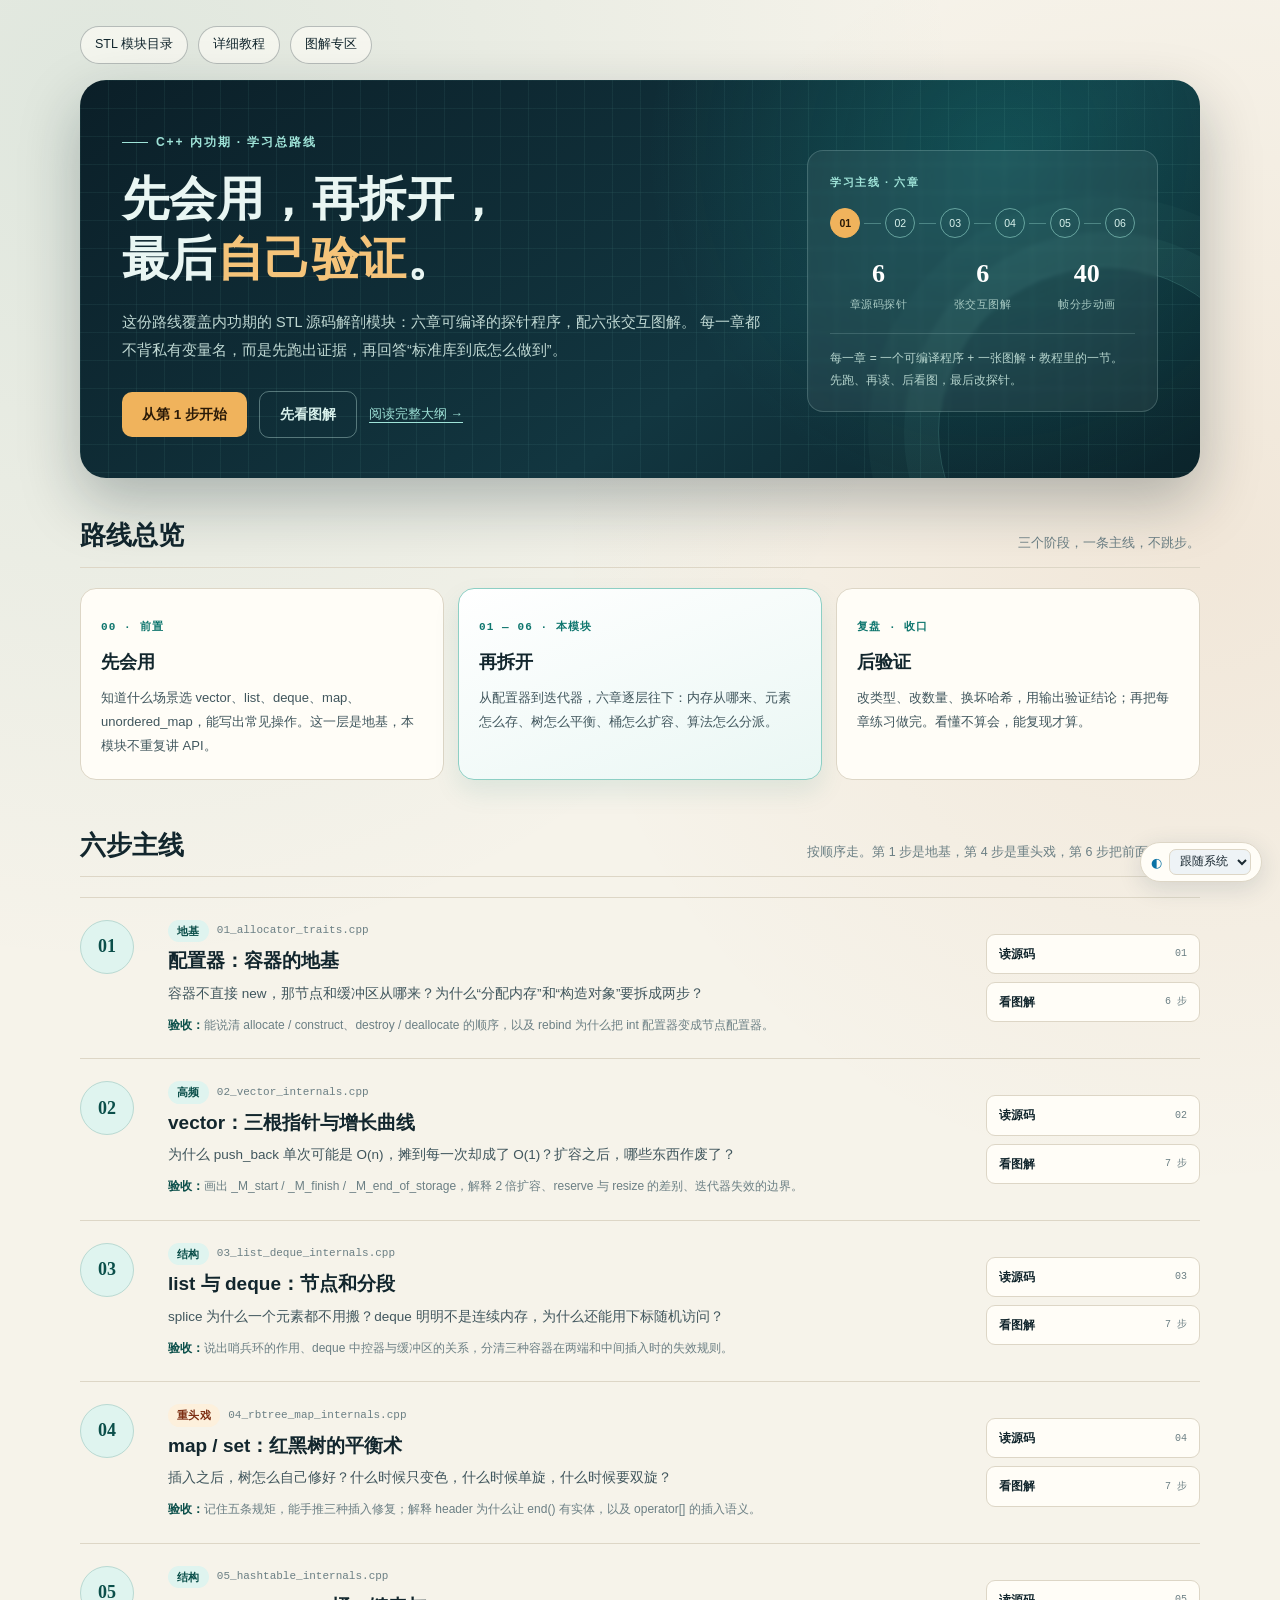
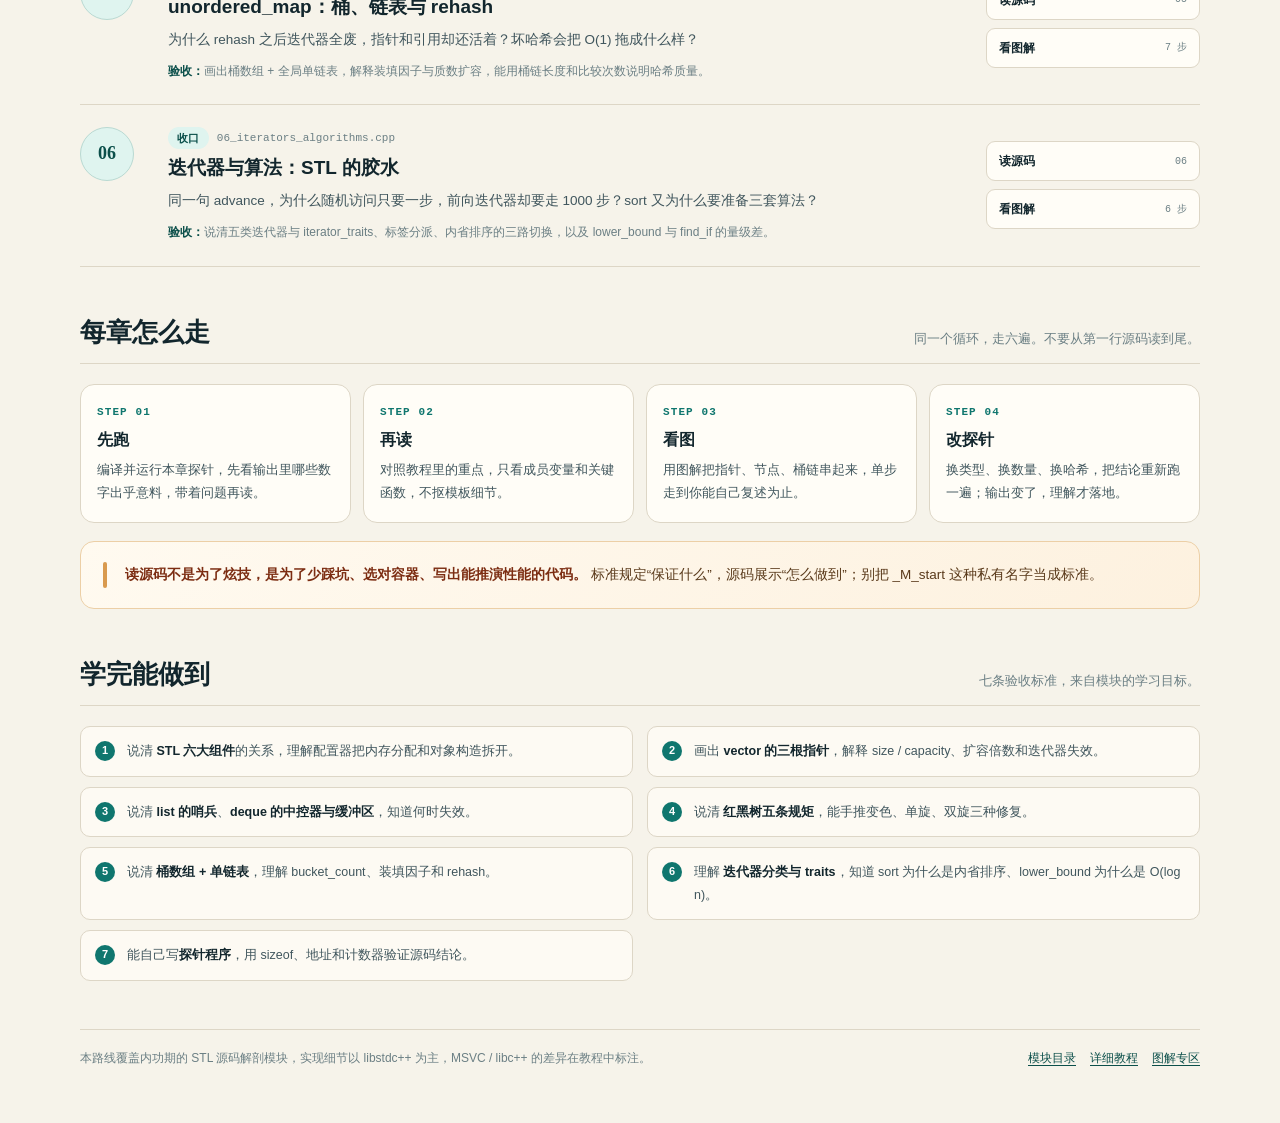
<file: index.html>
<!DOCTYPE html>
<html lang="zh-CN">
<head>
<meta charset="UTF-8">
<meta name="viewport" content="width=device-width, initial-scale=1.0">
<script>(function(){var d=document.documentElement,p="auto",t;try{p=localStorage.getItem("lh-theme")||"auto";}catch(e){}if(p!=="light"&&p!=="dark")p="auto";try{t=p==="auto"?(window.matchMedia&&matchMedia("(prefers-color-scheme: light)").matches?"light":"dark"):p;}catch(e){t="dark";}d.setAttribute("data-theme",t);d.setAttribute("data-theme-pref",p);})();</script>
<title>C++ 内功期 · 学习总路线图</title>
<style>
  :root {
    --ink: var(--lh-ink-l-cb2b);
    --ink-soft: var(--lh-ink-l-cb4b);
    --muted: var(--lh-ink-l-cb5b);
    --paper: var(--lh-bg-l-n9b);
    --card: var(--lh-bg-l-n9c);
    --line: var(--lh-line-l-o8b);
    --teal: var(--lh-acc-l-tc5b);
    --teal-deep: var(--lh-ink-l-tc3b);
    --teal-soft: var(--lh-bg-l-n9d);
    --amber: var(--lh-ink-l-or5b);
    --amber-soft: var(--lh-bg-l-o9b);
    --navy: var(--lh-bg-l-cb2b);
  }

  * { box-sizing: border-box; }

  body {
    margin: 0;
    min-height: 100vh;
    padding: 26px 20px 54px;
    background:
      radial-gradient(circle at 8% 4%, rgba(15, 118, 110, .10), transparent 30%),
      radial-gradient(circle at 94% 20%, rgba(180, 83, 9, .08), transparent 26%),
      var(--paper);
    color: var(--ink);
    font-family: 'Microsoft YaHei', 'PingFang SC', 'Noto Sans SC', sans-serif;
    line-height: 1.75;
  }

  .page { max-width: 1120px; margin: 0 auto; }

  .crumbs {
    display: flex;
    flex-wrap: wrap;
    gap: 10px;
    margin-bottom: 16px;
  }

  .crumbs a {
    display: inline-block;
    padding: 7px 14px;
    border: 1px solid var(--lh-line-l-cb2-a28b);
    border-radius: 999px;
    color: var(--ink);
    background: var(--lh-bg-l-n9-a62b);
    font-size: 12.5px;
    text-decoration: none;
    transition: background .2s, color .2s;
  }

  .crumbs a:hover { background: var(--lh-bg-l-cb2c); color: var(--lh-ink-l-n9b); }

  .hero {
    position: relative;
    overflow: hidden;
    display: grid;
    grid-template-columns: minmax(0, 1.3fr) minmax(300px, .7fr);
    gap: 34px;
    padding: 44px 42px 40px;
    border-radius: 26px;
    background:
      linear-gradient(var(--lh-bg-l-tc7-a7b) 1px, transparent 1px),
      linear-gradient(90deg, var(--lh-bg-l-tc7-a7b) 1px, transparent 1px),
      radial-gradient(circle at 82% 18%, var(--lh-bg-l-tc6-a20b), transparent 36%),
      linear-gradient(145deg, var(--lh-bg-l-cb2b), var(--lh-bg-l-cb3b) 62%, var(--lh-bg-l-cb2d));
    background-size: 28px 28px, 28px 28px, 100% 100%, 100% 100%;
    color: var(--lh-ink-l-n9c);
    box-shadow: 0 24px 60px var(--lh-shd-l-cb2-a28b);
  }

  .hero::after {
    content: '';
    position: absolute;
    right: -70px;
    bottom: -120px;
    width: 330px;
    height: 330px;
    border: 1px solid var(--lh-line-l-tc7-a22b);
    border-radius: 50%;
    box-shadow: 0 0 0 34px var(--lh-shd-l-tc7-a5b), 0 0 0 70px var(--lh-shd-l-tc7-a3b);
    pointer-events: none;
  }

  .eyebrow {
    display: inline-flex;
    align-items: center;
    gap: 8px;
    margin: 0 0 16px;
    color: var(--lh-ink-l-tc8b);
    font-size: 12px;
    font-weight: 700;
    letter-spacing: .16em;
    text-transform: uppercase;
  }

  .eyebrow::before {
    content: '';
    width: 26px;
    height: 1px;
    background: var(--lh-bgh-l-tc8b);
  }

  .hero h1 {
    margin: 0 0 18px;
    font-family: 'Noto Serif SC', 'Songti SC', 'SimSun', serif;
    font-size: clamp(30px, 3.7vw, 49px);
    line-height: 1.28;
    letter-spacing: .01em;
  }

  .hero h1 em {
    color: var(--lh-ink-l-o8b);
    font-style: normal;
  }

  .lede {
    max-width: 640px;
    margin: 0 0 26px;
    color: var(--lh-ink-l-tg8b);
    font-size: 14.5px;
    line-height: 1.95;
  }

  .hero-actions {
    display: flex;
    flex-wrap: wrap;
    align-items: center;
    gap: 12px;
  }

  .btn {
    display: inline-block;
    padding: 11px 20px;
    border-radius: 10px;
    font-size: 13.5px;
    font-weight: 700;
    text-decoration: none;
    transition: transform .18s, background .18s, color .18s;
  }

  .btn-primary { background: var(--lh-bg-l-o7b); color: var(--lh-ink-l-or2b); }
  .btn-primary:hover { transform: translateY(-2px); background: var(--lh-bg-l-o8b); }

  .btn-ghost {
    border: 1px solid var(--lh-line-l-tg8-a38b);
    color: var(--lh-ink-l-tg8c);
  }
  .btn-ghost:hover { background: var(--lh-bg-l-n9-a10b); }

  .hero-link {
    color: var(--lh-ink-l-tc8b);
    font-size: 12.5px;
    text-underline-offset: 4px;
  }

  .hero-card {
    position: relative;
    z-index: 1;
    align-self: center;
    padding: 22px 22px 20px;
    border: 1px solid var(--lh-line-l-tg8-a20b);
    border-radius: 16px;
    background: var(--lh-bg-l-n9-a6b);
    backdrop-filter: blur(2px);
  }

  .hero-card-label {
    color: var(--lh-ink-l-tc8b);
    font-size: 11px;
    font-weight: 700;
    letter-spacing: .14em;
  }

  .route-track {
    display: flex;
    align-items: center;
    gap: 4px;
    margin: 16px 0 20px;
  }

  .route-track span {
    display: grid;
    place-items: center;
    flex: 0 0 30px;
    width: 30px;
    height: 30px;
    border: 1px solid var(--lh-line-l-tc8-a55b);
    border-radius: 50%;
    color: var(--lh-ink-l-tg8c);
    font-size: 10.5px;
    font-variant-numeric: tabular-nums;
  }

  .route-track span.on {
    border-color: var(--lh-line-l-o7b);
    background: var(--lh-bg-l-o7b);
    color: var(--lh-ink-l-or2b);
    font-weight: 700;
  }

  .route-track i {
    flex: 1;
    height: 1px;
    background: var(--lh-bg-l-tc8-a35b);
  }

  .hero-stats {
    display: grid;
    grid-template-columns: repeat(3, 1fr);
    gap: 8px;
    margin: 0 0 16px;
  }

  .hero-stats div { text-align: center; }

  .hero-stats b {
    display: block;
    color: var(--lh-ink-l-n9b);
    font-family: 'Noto Serif SC', 'Songti SC', serif;
    font-size: 26px;
    line-height: 1.2;
  }

  .hero-stats span {
    color: var(--lh-ink-l-tg7b);
    font-size: 10.5px;
    letter-spacing: .04em;
  }

  .hero-card p {
    margin: 0;
    padding-top: 14px;
    border-top: 1px solid var(--lh-line-l-tg8-a16b);
    color: var(--lh-ink-l-tg8d);
    font-size: 12px;
    line-height: 1.8;
  }

  main { padding-top: 40px; }

  section + section { margin-top: 48px; }

  .section-head {
    display: flex;
    align-items: flex-end;
    justify-content: space-between;
    flex-wrap: wrap;
    gap: 12px;
    margin-bottom: 20px;
    padding-bottom: 12px;
    border-bottom: 1px solid var(--line);
  }

  .section-head h2 {
    margin: 0;
    font-family: 'Noto Serif SC', 'Songti SC', serif;
    font-size: 26px;
    line-height: 1.4;
  }

  .section-head p {
    margin: 0;
    color: var(--muted);
    font-size: 12.5px;
  }

  .phase-grid {
    display: grid;
    grid-template-columns: repeat(3, 1fr);
    gap: 14px;
  }

  .phase {
    position: relative;
    padding: 22px 20px 20px;
    border: 1px solid var(--line);
    border-radius: 16px;
    background: var(--card);
  }

  .phase.current {
    border-color: var(--lh-line-l-tc7b);
    background: linear-gradient(160deg, var(--lh-bg-l-n9e), var(--lh-bg-l-n9f));
    box-shadow: 0 12px 26px var(--lh-shd-l-tc5-a10b);
  }

  .phase-no {
    display: inline-block;
    margin-bottom: 10px;
    color: var(--lh-ink-l-tc5b);
    font-family: Consolas, 'Courier New', monospace;
    font-size: 11px;
    font-weight: 700;
    letter-spacing: .1em;
  }

  .phase h3 {
    margin: 0 0 8px;
    font-size: 18px;
  }

  .phase p {
    margin: 0;
    color: var(--ink-soft);
    font-size: 13px;
    line-height: 1.85;
  }

  .steps { margin: 0; padding: 0; list-style: none; }

  .step {
    position: relative;
    display: grid;
    grid-template-columns: 68px minmax(0, 1fr) 214px;
    gap: 20px;
    padding: 22px 0;
    border-bottom: 1px solid var(--line);
  }

  .step:first-child { border-top: 1px solid var(--line); }

  .step-no {
    display: grid;
    place-items: center;
    width: 54px;
    height: 54px;
    border: 1px solid var(--lh-line-l-tg8b);
    border-radius: 50%;
    color: var(--teal-deep);
    background: var(--teal-soft);
    font-family: 'Noto Serif SC', 'Songti SC', serif;
    font-size: 18px;
    font-weight: 700;
  }

  .step-key {
    display: flex;
    flex-wrap: wrap;
    align-items: center;
    gap: 8px;
    margin-bottom: 5px;
  }

  .tag {
    display: inline-block;
    padding: 2px 9px;
    border-radius: 999px;
    color: var(--teal-deep);
    background: var(--teal-soft);
    font-size: 10.5px;
    font-weight: 700;
    letter-spacing: .04em;
  }

  .tag.hot {
    color: var(--lh-ink-l-or3b);
    background: var(--amber-soft);
  }

  /* 原来这条是 .step-key span，权重压过 .tag，把胶囊上作者写的深青字
   挤成了 --muted（3.67，够不上 AA）；排除 .tag 让它按本意显示 */
.step-key span:not(.tag) {
    color: var(--muted);
    font-size: 11px;
    font-family: Consolas, 'Courier New', monospace;
  }

  .step h3 {
    margin: 0 0 6px;
    font-size: 19px;
    line-height: 1.5;
  }

  .step .question {
    margin: 0 0 8px;
    color: var(--ink-soft);
    font-size: 13.5px;
    line-height: 1.85;
  }

  .step .checkpoint {
    margin: 0;
    color: var(--muted);
    font-size: 12px;
    line-height: 1.8;
  }

  .step .checkpoint b { color: var(--teal-deep); }

  .step-links {
    align-self: center;
    display: flex;
    flex-direction: column;
    gap: 8px;
  }

  .step-links a {
    display: flex;
    align-items: center;
    justify-content: space-between;
    gap: 10px;
    padding: 9px 12px;
    border: 1px solid var(--line);
    border-radius: 9px;
    color: var(--ink);
    background: var(--card);
    font-size: 11.5px;
    text-decoration: none;
    transition: border-color .18s, background .18s;
  }

  .step-links a:hover {
    border-color: var(--lh-line-l-tc7b);
    background: var(--lh-bg-l-n9g);
  }

  .step-links a span {
    color: var(--muted);
    font-family: Consolas, 'Courier New', monospace;
    font-size: 10px;
  }

  .step-links a strong { font-weight: 700; }

  .loop {
    display: grid;
    grid-template-columns: repeat(4, 1fr);
    gap: 12px;
    margin-bottom: 18px;
  }

  .loop-item {
    padding: 18px 16px;
    border-radius: 14px;
    background: var(--card);
    border: 1px solid var(--line);
  }

  .loop-item b {
    display: block;
    margin-bottom: 4px;
    color: var(--lh-ink-l-tc5b);
    font-family: Consolas, 'Courier New', monospace;
    font-size: 11px;
    letter-spacing: .1em;
  }

  .loop-item h3 {
    margin: 0 0 6px;
    font-size: 15.5px;
  }

  .loop-item p {
    margin: 0;
    color: var(--ink-soft);
    font-size: 12.5px;
    line-height: 1.8;
  }

  .quote {
    display: grid;
    grid-template-columns: 4px minmax(0, 1fr);
    gap: 18px;
    padding: 20px 22px;
    border: 1px solid var(--lh-line-l-o8c);
    border-radius: 14px;
    background: linear-gradient(135deg, var(--lh-bg-l-n9h), var(--lh-bg-l-o9c));
  }

  .quote::before {
    content: '';
    border-radius: 4px;
    background: var(--lh-bg-l-or6b);
  }

  .quote p {
    margin: 0;
    color: var(--lh-ink-l-or3c);
    font-size: 13.5px;
    line-height: 1.9;
  }

  .quote strong { color: var(--lh-ink-l-or3b); }

  .outcomes {
    display: grid;
    grid-template-columns: repeat(2, 1fr);
    gap: 10px 14px;
    margin: 0;
    padding: 0;
    list-style: none;
  }

  .outcomes li {
    display: grid;
    grid-template-columns: 22px minmax(0, 1fr);
    gap: 10px;
    padding: 13px 14px;
    border-radius: 10px;
    background: var(--lh-bg-l-n9-a78b);
    border: 1px solid var(--line);
    color: var(--ink-soft);
    font-size: 12.5px;
    line-height: 1.8;
  }

  .outcomes li i {
    display: grid;
    place-items: center;
    width: 20px;
    height: 20px;
    margin-top: 1px;
    border-radius: 50%;
    color: var(--lh-ink-l-n9b);
    background: var(--lh-bg-l-tc5b);
    font-style: normal;
    font-size: 11px;
    font-weight: 700;
  }

  .outcomes li strong { color: var(--ink); }

  .foot {
    display: flex;
    flex-wrap: wrap;
    align-items: center;
    justify-content: space-between;
    gap: 14px;
    margin-top: 48px;
    padding-top: 18px;
    border-top: 1px solid var(--line);
    color: var(--muted);
    font-size: 12px;
  }

  .foot-links { display: flex; flex-wrap: wrap; gap: 14px; }

  .foot a {
    color: var(--teal-deep);
    text-underline-offset: 3px;
  }

  a:focus-visible {
    outline: 3px solid var(--lh-line-l-tc7c);
    outline-offset: 2px;
  }

  @media (max-width: 900px) {
    .hero { grid-template-columns: 1fr; padding: 34px 26px; }
    .phase-grid { grid-template-columns: 1fr; }
    .step { grid-template-columns: 54px minmax(0, 1fr); }
    .step-links { grid-column: 2; flex-direction: row; flex-wrap: wrap; }
    .step-links a { flex: 1; min-width: 150px; }
  }

  @media (max-width: 620px) {
    body { padding: 16px 12px 40px; }
    .hero h1 { font-size: 30px; }
    .loop { grid-template-columns: 1fr 1fr; }
    .outcomes { grid-template-columns: 1fr; }
    .step { gap: 14px; }
    .step-no { width: 44px; height: 44px; font-size: 15px; }
  }
</style>

<link rel="stylesheet" href="assets/theme.css">
<script src="assets/theme.js" defer></script>
</head>
<body>
<div class="page">
  <nav class="crumbs">
    <a href="stl_internals/index.html">STL 模块目录</a>
    <a href="stl_internals/tutorial.md">详细教程</a>
    <a href="visuals/index.html">图解专区</a>
  </nav>

  <header class="hero">
    <div>
      <p class="eyebrow">C++ 内功期 · 学习总路线</p>
      <h1>先会用，再拆开，<br>最后<em>自己验证</em>。</h1>
      <p class="lede">
        这份路线覆盖内功期的 STL 源码解剖模块：六章可编译的探针程序，配六张交互图解。
        每一章都不背私有变量名，而是先跑出证据，再回答“标准库到底怎么做到”。
      </p>
      <div class="hero-actions">
        <a class="btn btn-primary" href="stl_internals/index.html">从第 1 步开始</a>
        <a class="btn btn-ghost" href="visuals/index.html">先看图解</a>
        <a class="hero-link" href="stl_internals/tutorial.md">阅读完整大纲 →</a>
      </div>
    </div>

    <aside class="hero-card">
      <div class="hero-card-label">学习主线 · 六章</div>
      <div class="route-track">
        <span class="on">01</span><i></i>
        <span>02</span><i></i>
        <span>03</span><i></i>
        <span>04</span><i></i>
        <span>05</span><i></i>
        <span>06</span>
      </div>
      <div class="hero-stats">
        <div><b>6</b><span>章源码探针</span></div>
        <div><b>6</b><span>张交互图解</span></div>
        <div><b>40</b><span>帧分步动画</span></div>
      </div>
      <p>每一章 = 一个可编译程序 + 一张图解 + 教程里的一节。先跑、再读、后看图，最后改探针。</p>
    </aside>
  </header>

  <main>
    <section>
      <div class="section-head">
        <h2>路线总览</h2>
        <p>三个阶段，一条主线，不跳步。</p>
      </div>
      <div class="phase-grid">
        <article class="phase">
          <span class="phase-no">00 · 前置</span>
          <h3>先会用</h3>
          <p>知道什么场景选 vector、list、deque、map、unordered_map，能写出常见操作。这一层是地基，本模块不重复讲 API。</p>
        </article>
        <article class="phase current">
          <span class="phase-no">01 — 06 · 本模块</span>
          <h3>再拆开</h3>
          <p>从配置器到迭代器，六章逐层往下：内存从哪来、元素怎么存、树怎么平衡、桶怎么扩容、算法怎么分派。</p>
        </article>
        <article class="phase">
          <span class="phase-no">复盘 · 收口</span>
          <h3>后验证</h3>
          <p>改类型、改数量、换坏哈希，用输出验证结论；再把每章练习做完。看懂不算会，能复现才算。</p>
        </article>
      </div>
    </section>

    <section>
      <div class="section-head">
        <h2>六步主线</h2>
        <p>按顺序走。第 1 步是地基，第 4 步是重头戏，第 6 步把前面串起来。</p>
      </div>

      <ol class="steps">
        <li class="step">
          <div class="step-no">01</div>
          <div>
            <div class="step-key"><span class="tag">地基</span><span>01_allocator_traits.cpp</span></div>
            <h3>配置器：容器的地基</h3>
            <p class="question">容器不直接 new，那节点和缓冲区从哪来？为什么“分配内存”和“构造对象”要拆成两步？</p>
            <p class="checkpoint"><b>验收：</b>能说清 allocate / construct、destroy / deallocate 的顺序，以及 rebind 为什么把 int 配置器变成节点配置器。</p>
          </div>
          <div class="step-links">
            <a href="stl_internals/01_allocator_traits.cpp"><strong>读源码</strong><span>01</span></a>
            <a href="visuals/allocator.html"><strong>看图解</strong><span>6 步</span></a>
          </div>
        </li>

        <li class="step">
          <div class="step-no">02</div>
          <div>
            <div class="step-key"><span class="tag">高频</span><span>02_vector_internals.cpp</span></div>
            <h3>vector：三根指针与增长曲线</h3>
            <p class="question">为什么 push_back 单次可能是 O(n)，摊到每一次却成了 O(1)？扩容之后，哪些东西作废了？</p>
            <p class="checkpoint"><b>验收：</b>画出 _M_start / _M_finish / _M_end_of_storage，解释 2 倍扩容、reserve 与 resize 的差别、迭代器失效的边界。</p>
          </div>
          <div class="step-links">
            <a href="stl_internals/02_vector_internals.cpp"><strong>读源码</strong><span>02</span></a>
            <a href="visuals/dynamic_array.html"><strong>看图解</strong><span>7 步</span></a>
          </div>
        </li>

        <li class="step">
          <div class="step-no">03</div>
          <div>
            <div class="step-key"><span class="tag">结构</span><span>03_list_deque_internals.cpp</span></div>
            <h3>list 与 deque：节点和分段</h3>
            <p class="question">splice 为什么一个元素都不用搬？deque 明明不是连续内存，为什么还能用下标随机访问？</p>
            <p class="checkpoint"><b>验收：</b>说出哨兵环的作用、deque 中控器与缓冲区的关系，分清三种容器在两端和中间插入时的失效规则。</p>
          </div>
          <div class="step-links">
            <a href="stl_internals/03_list_deque_internals.cpp"><strong>读源码</strong><span>03</span></a>
            <a href="visuals/list_deque.html"><strong>看图解</strong><span>7 步</span></a>
          </div>
        </li>

        <li class="step">
          <div class="step-no">04</div>
          <div>
            <div class="step-key"><span class="tag hot">重头戏</span><span>04_rbtree_map_internals.cpp</span></div>
            <h3>map / set：红黑树的平衡术</h3>
            <p class="question">插入之后，树怎么自己修好？什么时候只变色，什么时候单旋，什么时候要双旋？</p>
            <p class="checkpoint"><b>验收：</b>记住五条规矩，能手推三种插入修复；解释 header 为什么让 end() 有实体，以及 operator[] 的插入语义。</p>
          </div>
          <div class="step-links">
            <a href="stl_internals/04_rbtree_map_internals.cpp"><strong>读源码</strong><span>04</span></a>
            <a href="visuals/rb_tree.html"><strong>看图解</strong><span>7 步</span></a>
          </div>
        </li>

        <li class="step">
          <div class="step-no">05</div>
          <div>
            <div class="step-key"><span class="tag">结构</span><span>05_hashtable_internals.cpp</span></div>
            <h3>unordered_map：桶、链表与 rehash</h3>
            <p class="question">为什么 rehash 之后迭代器全废，指针和引用却还活着？坏哈希会把 O(1) 拖成什么样？</p>
            <p class="checkpoint"><b>验收：</b>画出桶数组 + 全局单链表，解释装填因子与质数扩容，能用桶链长度和比较次数说明哈希质量。</p>
          </div>
          <div class="step-links">
            <a href="stl_internals/05_hashtable_internals.cpp"><strong>读源码</strong><span>05</span></a>
            <a href="visuals/hash_table.html"><strong>看图解</strong><span>7 步</span></a>
          </div>
        </li>

        <li class="step">
          <div class="step-no">06</div>
          <div>
            <div class="step-key"><span class="tag">收口</span><span>06_iterators_algorithms.cpp</span></div>
            <h3>迭代器与算法：STL 的胶水</h3>
            <p class="question">同一句 advance，为什么随机访问只要一步，前向迭代器却要走 1000 步？sort 又为什么要准备三套算法？</p>
            <p class="checkpoint"><b>验收：</b>说清五类迭代器与 iterator_traits、标签分派、内省排序的三路切换，以及 lower_bound 与 find_if 的量级差。</p>
          </div>
          <div class="step-links">
            <a href="stl_internals/06_iterators_algorithms.cpp"><strong>读源码</strong><span>06</span></a>
            <a href="visuals/iterators.html"><strong>看图解</strong><span>6 步</span></a>
          </div>
        </li>
      </ol>
    </section>

    <section>
      <div class="section-head">
        <h2>每章怎么走</h2>
        <p>同一个循环，走六遍。不要从第一行源码读到尾。</p>
      </div>
      <div class="loop">
        <article class="loop-item">
          <b>STEP 01</b>
          <h3>先跑</h3>
          <p>编译并运行本章探针，先看输出里哪些数字出乎意料，带着问题再读。</p>
        </article>
        <article class="loop-item">
          <b>STEP 02</b>
          <h3>再读</h3>
          <p>对照教程里的重点，只看成员变量和关键函数，不抠模板细节。</p>
        </article>
        <article class="loop-item">
          <b>STEP 03</b>
          <h3>看图</h3>
          <p>用图解把指针、节点、桶链串起来，单步走到你能自己复述为止。</p>
        </article>
        <article class="loop-item">
          <b>STEP 04</b>
          <h3>改探针</h3>
          <p>换类型、换数量、换哈希，把结论重新跑一遍；输出变了，理解才落地。</p>
        </article>
      </div>
      <div class="quote">
        <p><strong>读源码不是为了炫技，是为了少踩坑、选对容器、写出能推演性能的代码。</strong>
        标准规定“保证什么”，源码展示“怎么做到”；别把 _M_start 这种私有名字当成标准。</p>
      </div>
    </section>

    <section>
      <div class="section-head">
        <h2>学完能做到</h2>
        <p>七条验收标准，来自模块的学习目标。</p>
      </div>
      <ul class="outcomes">
        <li><i>1</i><span>说清 <strong>STL 六大组件</strong>的关系，理解配置器把内存分配和对象构造拆开。</span></li>
        <li><i>2</i><span>画出 <strong>vector 的三根指针</strong>，解释 size / capacity、扩容倍数和迭代器失效。</span></li>
        <li><i>3</i><span>说清 <strong>list 的哨兵</strong>、<strong>deque 的中控器与缓冲区</strong>，知道何时失效。</span></li>
        <li><i>4</i><span>说清 <strong>红黑树五条规矩</strong>，能手推变色、单旋、双旋三种修复。</span></li>
        <li><i>5</i><span>说清 <strong>桶数组 + 单链表</strong>，理解 bucket_count、装填因子和 rehash。</span></li>
        <li><i>6</i><span>理解 <strong>迭代器分类与 traits</strong>，知道 sort 为什么是内省排序、lower_bound 为什么是 O(log n)。</span></li>
        <li><i>7</i><span>能自己写<strong>探针程序</strong>，用 sizeof、地址和计数器验证源码结论。</span></li>
      </ul>
    </section>
  </main>

  <footer class="foot">
    <span>本路线覆盖内功期的 STL 源码解剖模块，实现细节以 libstdc++ 为主，MSVC / libc++ 的差异在教程中标注。</span>
    <div class="foot-links">
      <a href="stl_internals/index.html">模块目录</a>
      <a href="stl_internals/tutorial.md">详细教程</a>
      <a href="visuals/index.html">图解专区</a>
    </div>
  </footer>
</div>
</body>
</html>
</file>
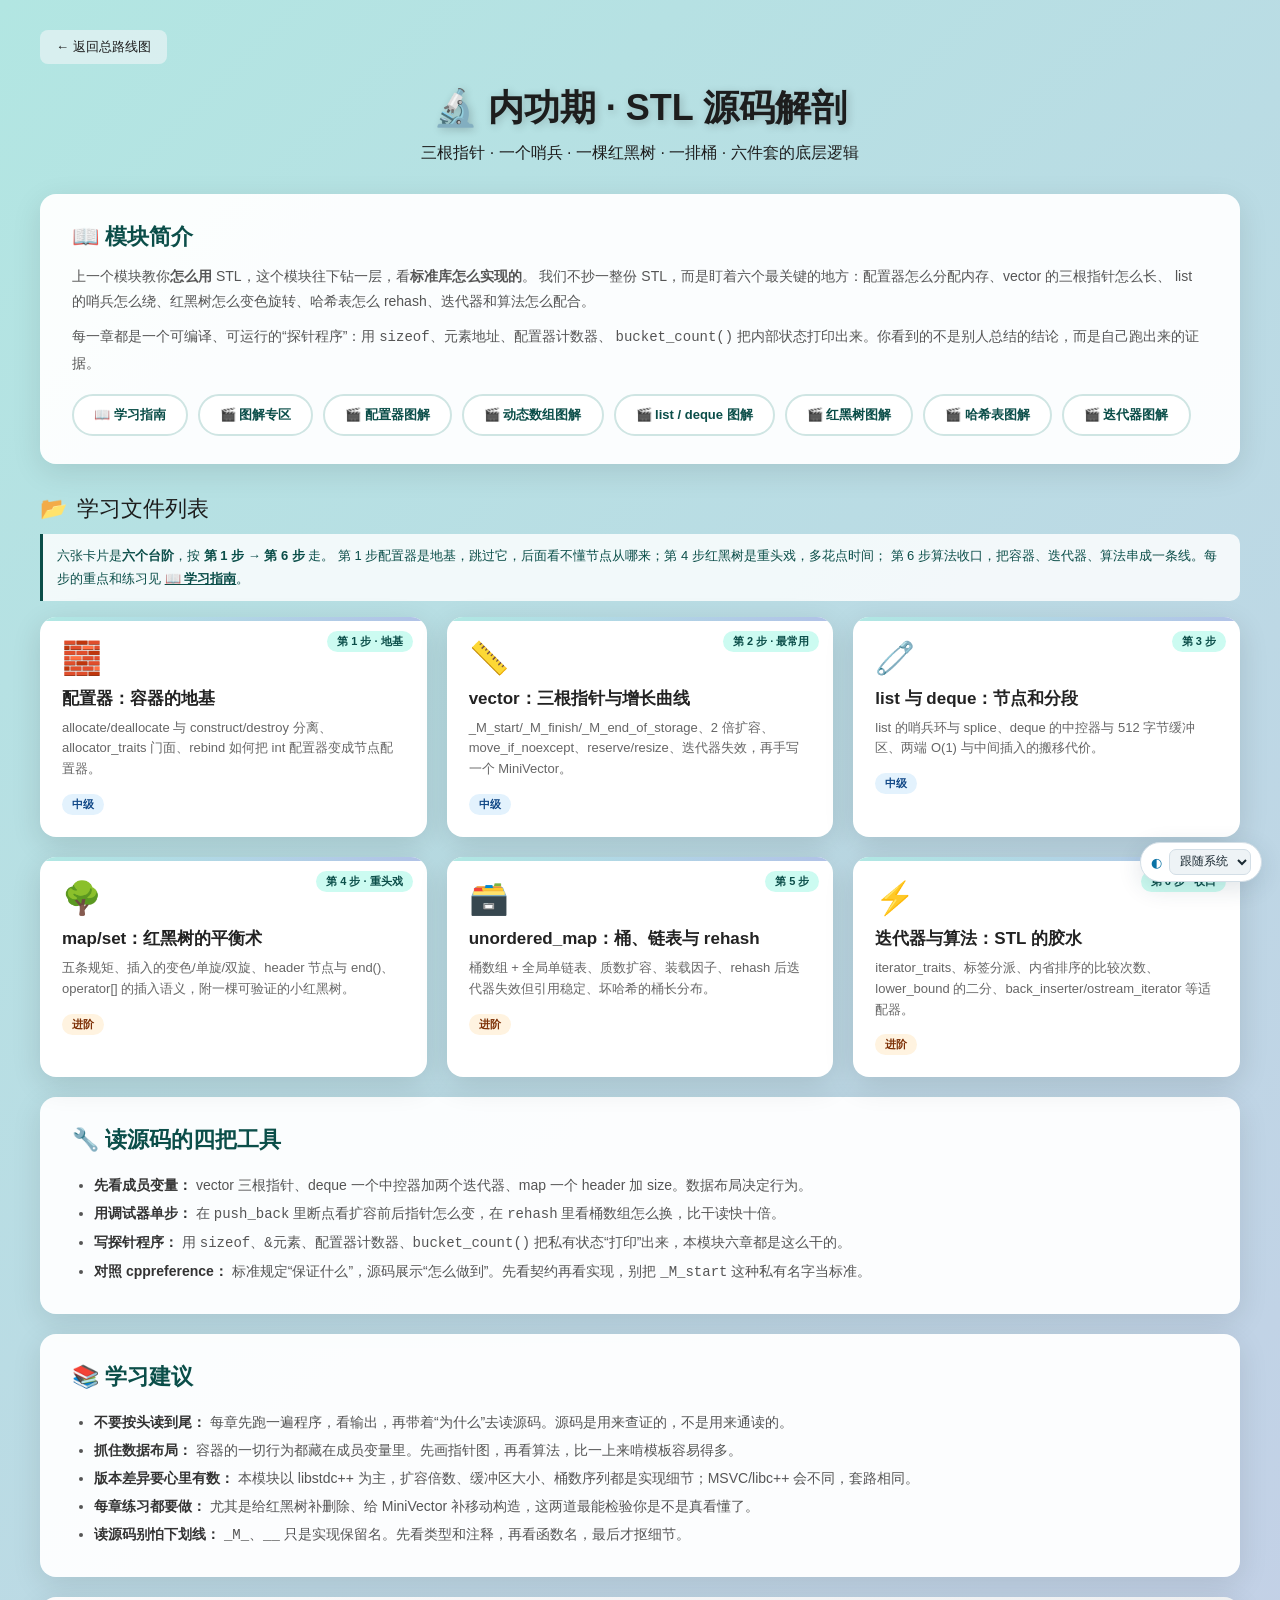
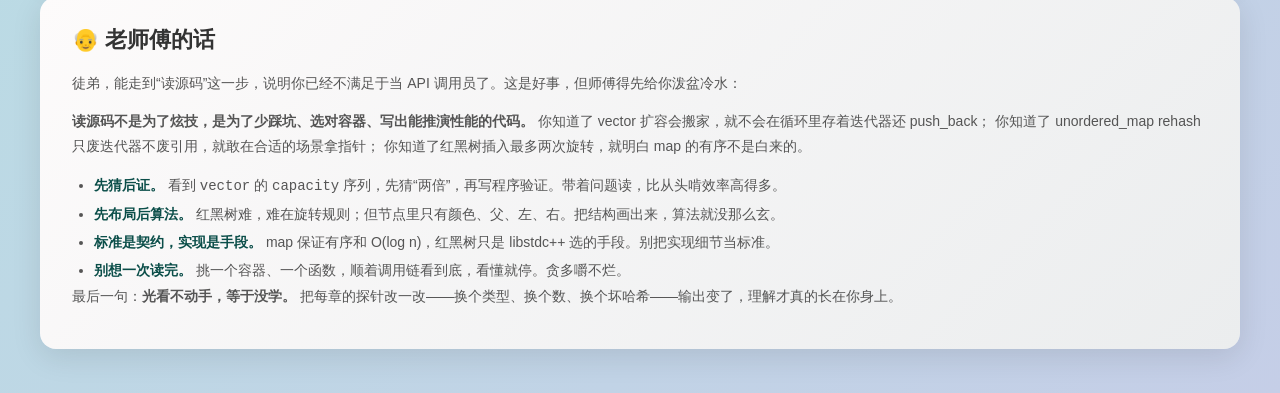
<file: stl_internals/index.html>
<!DOCTYPE html>
<html lang="zh-CN">
<head>
<meta charset="UTF-8">
<meta name="viewport" content="width=device-width, initial-scale=1.0">
<script>(function(){var d=document.documentElement,p="auto",t;try{p=localStorage.getItem("lh-theme")||"auto";}catch(e){}if(p!=="light"&&p!=="dark")p="auto";try{t=p==="auto"?(window.matchMedia&&matchMedia("(prefers-color-scheme: light)").matches?"light":"dark"):p;}catch(e){t="dark";}d.setAttribute("data-theme",t);d.setAttribute("data-theme-pref",p);})();</script>
<title>内功期 · STL 源码解剖 - C++ 学习路线</title>
<style>
  * { margin: 0; padding: 0; box-sizing: border-box; }
  body {
    font-family: 'Microsoft YaHei', 'PingFang SC', sans-serif;
    background: linear-gradient(135deg, var(--lh-bg-d-tc5b) 0%, var(--lh-bgh-d-b3b) 100%);
    min-height: 100vh;
    padding: 30px 20px;
    color: var(--lh-ink-d-n3b);
  }
  .container { max-width: 1200px; margin: 0 auto; }

  .back-btn {
    display: inline-block;
    padding: 8px 16px;
    background: var(--lh-bg-d-b2-a55b);
    color: var(--lh-ink-d-n9b);
    text-decoration: none;
    border-radius: 8px;
    margin-bottom: 20px;
    font-size: 13px;
    transition: background 0.2s;
  }
  .back-btn:hover { background: var(--lh-bg-d-n9-a30b); }

  .header { text-align: center; color: var(--lh-ink-d-n9b); margin-bottom: 30px; }
  .header h1 { font-size: 36px; margin-bottom: 10px; text-shadow: 2px 2px 8px var(--lh-shd-d-n1-a20b); }
  .header p { font-size: 16px; }

  .intro-section {
    background: var(--lh-bg-d-n9-a95b);
    border-radius: 16px;
    padding: 28px 32px;
    margin-bottom: 24px;
    box-shadow: 0 8px 30px var(--lh-shd-d-n1-a10b);
  }
  .intro-section h2 {
    color: var(--lh-ink-d-tc5b);
    margin-bottom: 12px;
    font-size: 22px;
    display: flex;
    align-items: center;
    gap: 10px;
  }
  .intro-section p {
    color: var(--lh-ink-d-n4b);
    line-height: 1.8;
    font-size: 14px;
  }
  .intro-section p + p { margin-top: 10px; }

  .section-title {
    color: var(--lh-ink-d-n9b);
    font-size: 22px;
    margin: 30px 0 16px;
    display: flex;
    align-items: center;
    gap: 10px;
  }

  .card-grid {
    display: grid;
    grid-template-columns: repeat(auto-fit, minmax(300px, 1fr));
    gap: 20px;
    margin-bottom: 20px;
  }
  .card {
    background: var(--lh-bg-d-n9b);
    border-radius: 16px;
    padding: 22px;
    box-shadow: 0 8px 30px var(--lh-shd-d-n1-a12b);
    transition: all 0.3s ease;
    text-decoration: none;
    color: inherit;
    display: block;
    position: relative;
    overflow: hidden;
  }
  .card::before {
    content: '';
    position: absolute;
    top: 0; left: 0; right: 0;
    height: 4px;
    background: linear-gradient(90deg, var(--lh-bg-d-tc5c), var(--lh-bg-d-b5b));
  }
  .card:hover {
    transform: translateY(-5px);
    box-shadow: 0 15px 40px var(--lh-shd-d-n1-a18b);
  }
  .card-icon { font-size: 32px; margin-bottom: 10px; }
  .card-title { font-size: 17px; font-weight: 700; color: var(--lh-ink-d-n2b); margin-bottom: 8px; }
  .card-desc { font-size: 13px; color: var(--lh-ink-d-n4c); line-height: 1.6; margin-bottom: 14px; }
  .card-meta { display: flex; gap: 8px; flex-wrap: wrap; }
  .card-step {
    position: absolute;
    top: 14px;
    right: 14px;
    background: var(--lh-bg-d-tg9b);
    color: var(--lh-ink-d-tc5b);
    font-size: 11px;
    font-weight: 700;
    padding: 3px 10px;
    border-radius: 12px;
  }
  .list-note {
    color: var(--lh-ink-d-tc5b);
    font-size: 13px;
    line-height: 1.8;
    margin: -6px 0 16px;
    padding: 10px 14px;
    background: var(--lh-bg-d-n9-a82b);
    border-left: 3px solid currentColor;
    border-radius: 0 10px 10px 0;
  }
  .list-note a { color: inherit; font-weight: 700; text-decoration: underline; }

  .tag {
    padding: 3px 10px;
    border-radius: 12px;
    font-size: 11px;
    font-weight: 600;
  }
  .tag.intermediate { background: var(--lh-bg-d-cb9b); color: var(--lh-ink-d-cb4b); }
  .tag.advanced { background: var(--lh-bg-d-o9b); color: var(--lh-ink-d-or5b); }
  .tag.expert { background: var(--lh-bg-d-n9j); color: var(--lh-ink-d-r5c); }

  .feature-section {
    background: var(--lh-bg-d-n9-a95b);
    border-radius: 16px;
    padding: 28px 32px;
    margin-bottom: 20px;
    box-shadow: 0 8px 30px var(--lh-shd-d-n1-a10b);
  }
  .feature-section h2 {
    color: var(--lh-ink-d-tc5b);
    margin-bottom: 16px;
    font-size: 22px;
    display: flex;
    align-items: center;
    gap: 10px;
  }
  .feature-section p { color: var(--lh-ink-d-n4b); line-height: 1.8; margin-bottom: 12px; font-size: 14px; }
  .feature-section ul { padding-left: 22px; color: var(--lh-ink-d-n4b); line-height: 2; font-size: 14px; }
  .feature-section li strong { color: var(--lh-ink-d-n3b); }
  .feature-section a { color: var(--lh-ink-d-tc5b); }

  .master-section {
    background: linear-gradient(135deg, var(--lh-bg-d-n9k), var(--lh-bg-d-n8c));
    border-radius: 16px;
    padding: 28px 32px;
    margin-bottom: 20px;
    box-shadow: 0 8px 30px var(--lh-shd-d-n1-a10b);
  }
  .master-section h2 {
    color: var(--lh-ink-d-n3b);
    margin-bottom: 16px;
    font-size: 22px;
    display: flex;
    align-items: center;
    gap: 10px;
  }
  .master-section p { color: var(--lh-ink-d-n4b); line-height: 1.8; margin-bottom: 12px; font-size: 14px; }
  .master-section ul { padding-left: 22px; color: var(--lh-ink-d-n4b); line-height: 2; font-size: 14px; }
  .master-section li strong { color: var(--lh-ink-d-tc5b); }

  .visual-links {
    display: flex;
    flex-wrap: wrap;
    gap: 10px;
    margin-top: 18px;
  }
  .visual-links a {
    display: inline-block;
    padding: 10px 20px;
    border: 2px solid var(--lh-line-d-tc5b);
    border-radius: 30px;
    color: var(--lh-ink-d-tc5b);
    background: var(--lh-bg-d-n9b);
    text-decoration: none;
    font-size: 13px;
    font-weight: 600;
    transition: all 0.25s ease;
  }
  .visual-links a:hover { background: var(--lh-bg-d-tc5b); color: var(--lh-ink-d-n9b); }

  @media (max-width: 600px) {
    body { padding: 20px 12px; }
    .header h1 { font-size: 26px; }
    .intro-section, .feature-section, .master-section { padding: 20px; }
    .card-grid { grid-template-columns: 1fr; }
  }
</style>

<link rel="stylesheet" href="../assets/theme.css">
<script src="../assets/theme.js" defer></script>
</head>
<body>
<div class="container">
  <a href="../index.html" class="back-btn">← 返回总路线图</a>

  <div class="header">
    <h1>🔬 内功期 · STL 源码解剖</h1>
    <p>三根指针 · 一个哨兵 · 一棵红黑树 · 一排桶 · 六件套的底层逻辑</p>
  </div>

  <div class="intro-section">
    <h2>📖 模块简介</h2>
    <p>
      上一个模块教你<strong>怎么用</strong> STL，这个模块往下钻一层，看<strong>标准库怎么实现的</strong>。
      我们不抄一整份 STL，而是盯着六个最关键的地方：配置器怎么分配内存、vector 的三根指针怎么长、
      list 的哨兵怎么绕、红黑树怎么变色旋转、哈希表怎么 rehash、迭代器和算法怎么配合。
    </p>
    <p>
      每一章都是一个可编译、可运行的“探针程序”：用 <code>sizeof</code>、元素地址、配置器计数器、
      <code>bucket_count()</code> 把内部状态打印出来。你看到的不是别人总结的结论，而是自己跑出来的证据。
    </p>
    <div class="visual-links">
      <a href="tutorial.md">📖 学习指南</a>
      <a href="../visuals/index.html">🎬 图解专区</a>
      <a href="../visuals/allocator.html">🎬 配置器图解</a>
      <a href="../visuals/dynamic_array.html">🎬 动态数组图解</a>
      <a href="../visuals/list_deque.html">🎬 list / deque 图解</a>
      <a href="../visuals/rb_tree.html">🎬 红黑树图解</a>
      <a href="../visuals/hash_table.html">🎬 哈希表图解</a>
      <a href="../visuals/iterators.html">🎬 迭代器图解</a>
    </div>
  </div>

  <div class="section-title">
    <span>📂</span> 学习文件列表
  </div>
  <p class="list-note">
    六张卡片是<strong>六个台阶</strong>，按 <strong>第 1 步 → 第 6 步</strong> 走。
    第 1 步配置器是地基，跳过它，后面看不懂节点从哪来；第 4 步红黑树是重头戏，多花点时间；
    第 6 步算法收口，把容器、迭代器、算法串成一条线。每步的重点和练习见
    <a href="tutorial.md">📖 学习指南</a>。
  </p>

  <div class="card-grid">
    <a href="01_allocator_traits.cpp" class="card">
      <div class="card-step">第 1 步 · 地基</div>
      <div class="card-icon">🧱</div>
      <div class="card-title">配置器：容器的地基</div>
      <div class="card-desc">allocate/deallocate 与 construct/destroy 分离、allocator_traits 门面、rebind 如何把 int 配置器变成节点配置器。</div>
      <div class="card-meta"><span class="tag intermediate">中级</span></div>
    </a>

    <a href="02_vector_internals.cpp" class="card">
      <div class="card-step">第 2 步 · 最常用</div>
      <div class="card-icon">📏</div>
      <div class="card-title">vector：三根指针与增长曲线</div>
      <div class="card-desc">_M_start/_M_finish/_M_end_of_storage、2 倍扩容、move_if_noexcept、reserve/resize、迭代器失效，再手写一个 MiniVector。</div>
      <div class="card-meta"><span class="tag intermediate">中级</span></div>
    </a>

    <a href="03_list_deque_internals.cpp" class="card">
      <div class="card-step">第 3 步</div>
      <div class="card-icon">🧷</div>
      <div class="card-title">list 与 deque：节点和分段</div>
      <div class="card-desc">list 的哨兵环与 splice、deque 的中控器与 512 字节缓冲区、两端 O(1) 与中间插入的搬移代价。</div>
      <div class="card-meta"><span class="tag intermediate">中级</span></div>
    </a>

    <a href="04_rbtree_map_internals.cpp" class="card">
      <div class="card-step">第 4 步 · 重头戏</div>
      <div class="card-icon">🌳</div>
      <div class="card-title">map/set：红黑树的平衡术</div>
      <div class="card-desc">五条规矩、插入的变色/单旋/双旋、header 节点与 end()、operator[] 的插入语义，附一棵可验证的小红黑树。</div>
      <div class="card-meta"><span class="tag advanced">进阶</span></div>
    </a>

    <a href="05_hashtable_internals.cpp" class="card">
      <div class="card-step">第 5 步</div>
      <div class="card-icon">🗃️</div>
      <div class="card-title">unordered_map：桶、链表与 rehash</div>
      <div class="card-desc">桶数组 + 全局单链表、质数扩容、装载因子、rehash 后迭代器失效但引用稳定、坏哈希的桶长分布。</div>
      <div class="card-meta"><span class="tag advanced">进阶</span></div>
    </a>

    <a href="06_iterators_algorithms.cpp" class="card">
      <div class="card-step">第 6 步 · 收口</div>
      <div class="card-icon">⚡</div>
      <div class="card-title">迭代器与算法：STL 的胶水</div>
      <div class="card-desc">iterator_traits、标签分派、内省排序的比较次数、lower_bound 的二分、back_inserter/ostream_iterator 等适配器。</div>
      <div class="card-meta"><span class="tag advanced">进阶</span></div>
    </a>
  </div>

  <div class="feature-section">
    <h2>🔧 读源码的四把工具</h2>
    <ul>
      <li><strong>先看成员变量：</strong> vector 三根指针、deque 一个中控器加两个迭代器、map 一个 header 加 size。数据布局决定行为。</li>
      <li><strong>用调试器单步：</strong> 在 <code>push_back</code> 里断点看扩容前后指针怎么变，在 <code>rehash</code> 里看桶数组怎么换，比干读快十倍。</li>
      <li><strong>写探针程序：</strong> 用 <code>sizeof</code>、<code>&amp;元素</code>、配置器计数器、<code>bucket_count()</code> 把私有状态“打印”出来，本模块六章都是这么干的。</li>
      <li><strong>对照 cppreference：</strong> 标准规定“保证什么”，源码展示“怎么做到”。先看契约再看实现，别把 <code>_M_start</code> 这种私有名字当标准。</li>
    </ul>
  </div>

  <div class="feature-section">
    <h2>📚 学习建议</h2>
    <ul>
      <li><strong>不要按头读到尾：</strong> 每章先跑一遍程序，看输出，再带着“为什么”去读源码。源码是用来查证的，不是用来通读的。</li>
      <li><strong>抓住数据布局：</strong> 容器的一切行为都藏在成员变量里。先画指针图，再看算法，比一上来啃模板容易得多。</li>
      <li><strong>版本差异要心里有数：</strong> 本模块以 libstdc++ 为主，扩容倍数、缓冲区大小、桶数序列都是实现细节；MSVC/libc++ 会不同，套路相同。</li>
      <li><strong>每章练习都要做：</strong> 尤其是给红黑树补删除、给 MiniVector 补移动构造，这两道最能检验你是不是真看懂了。</li>
      <li><strong>读源码别怕下划线：</strong> <code>_M_</code>、<code>__</code> 只是实现保留名。先看类型和注释，再看函数名，最后才抠细节。</li>
    </ul>
  </div>

  <div class="master-section">
    <h2>👴 老师傅的话</h2>
    <p>徒弟，能走到“读源码”这一步，说明你已经不满足于当 API 调用员了。这是好事，但师傅得先给你泼盆冷水：</p>
    <p><strong>读源码不是为了炫技，是为了少踩坑、选对容器、写出能推演性能的代码。</strong>
      你知道了 vector 扩容会搬家，就不会在循环里存着迭代器还 push_back；
      你知道了 unordered_map rehash 只废迭代器不废引用，就敢在合适的场景拿指针；
      你知道了红黑树插入最多两次旋转，就明白 map 的有序不是白来的。</p>
    <ul>
      <li><strong>先猜后证。</strong> 看到 <code>vector</code> 的 <code>capacity</code> 序列，先猜“两倍”，再写程序验证。带着问题读，比从头啃效率高得多。</li>
      <li><strong>先布局后算法。</strong> 红黑树难，难在旋转规则；但节点里只有颜色、父、左、右。把结构画出来，算法就没那么玄。</li>
      <li><strong>标准是契约，实现是手段。</strong> map 保证有序和 O(log n)，红黑树只是 libstdc++ 选的手段。别把实现细节当标准。</li>
      <li><strong>别想一次读完。</strong> 挑一个容器、一个函数，顺着调用链看到底，看懂就停。贪多嚼不烂。</li>
    </ul>
    <p>最后一句：<strong>光看不动手，等于没学。</strong> 把每章的探针改一改——换个类型、换个数、换个坏哈希——输出变了，理解才真的长在你身上。</p>
  </div>
</div>
</body>
</html>
</file>
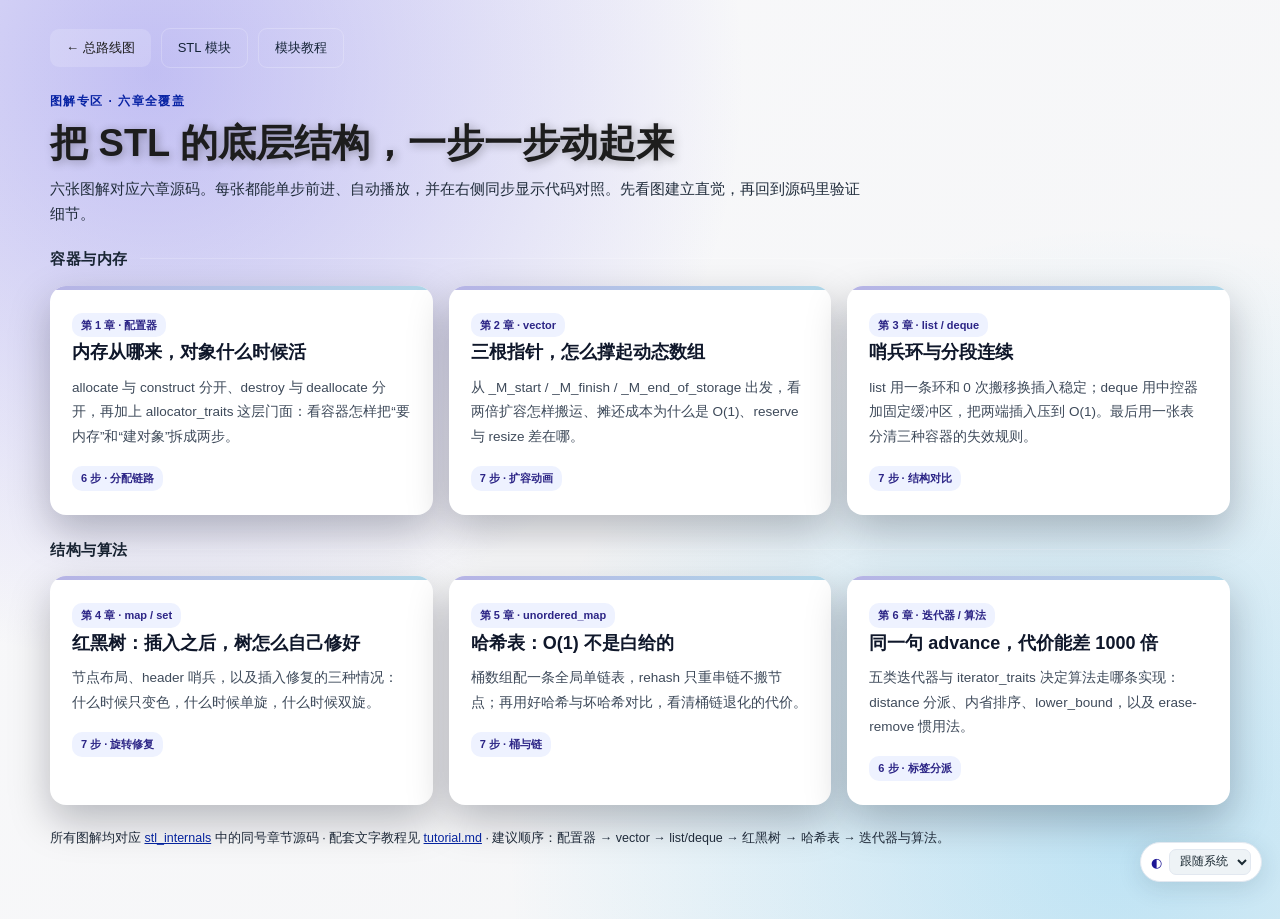
<file: visuals/index.html>
<!DOCTYPE html>
<html lang="zh-CN">
<head>
<meta charset="UTF-8">
<meta name="viewport" content="width=device-width, initial-scale=1.0">
<script>(function(){var d=document.documentElement,p="auto",t;try{p=localStorage.getItem("lh-theme")||"auto";}catch(e){}if(p!=="light"&&p!=="dark")p="auto";try{t=p==="auto"?(window.matchMedia&&matchMedia("(prefers-color-scheme: light)").matches?"light":"dark"):p;}catch(e){t="dark";}d.setAttribute("data-theme",t);d.setAttribute("data-theme-pref",p);})();</script>
<title>图解专区 · C++ STL 底层结构</title>
<link rel="stylesheet" href="visual.css">
<link rel="stylesheet" href="../assets/theme.css">

<script src="../assets/theme.js" defer></script>
</head>
<body>
<div class="container">
  <div class="top-links">
    <a class="back-btn" href="../index.html">← 总路线图</a>
    <a class="top-link" href="../stl_internals/index.html">STL 模块</a>
    <a class="top-link" href="../stl_internals/tutorial.md">模块教程</a>
  </div>

  <header class="page-head">
    <div class="kicker">图解专区 · 六章全覆盖</div>
    <h1>把 STL 的底层结构，一步一步动起来</h1>
    <p>六张图解对应六章源码。每张都能单步前进、自动播放，并在右侧同步显示代码对照。先看图建立直觉，再回到源码里验证细节。</p>
  </header>

  <div class="hub-section">容器与内存</div>
  <div class="hub-grid">
    <a class="hub-card" href="allocator.html">
      <div class="hub-tag">第 1 章 · 配置器</div>
      <h2>内存从哪来，对象什么时候活</h2>
      <p>allocate 与 construct 分开、destroy 与 deallocate 分开，再加上 allocator_traits 这层门面：看容器怎样把“要内存”和“建对象”拆成两步。</p>
      <span class="hub-tag">6 步 · 分配链路</span>
    </a>

    <a class="hub-card" href="dynamic_array.html">
      <div class="hub-tag">第 2 章 · vector</div>
      <h2>三根指针，怎么撑起动态数组</h2>
      <p>从 _M_start / _M_finish / _M_end_of_storage 出发，看两倍扩容怎样搬运、摊还成本为什么是 O(1)、reserve 与 resize 差在哪。</p>
      <span class="hub-tag">7 步 · 扩容动画</span>
    </a>

    <a class="hub-card" href="list_deque.html">
      <div class="hub-tag">第 3 章 · list / deque</div>
      <h2>哨兵环与分段连续</h2>
      <p>list 用一条环和 0 次搬移换插入稳定；deque 用中控器加固定缓冲区，把两端插入压到 O(1)。最后用一张表分清三种容器的失效规则。</p>
      <span class="hub-tag">7 步 · 结构对比</span>
    </a>
  </div>

  <div class="hub-section">结构与算法</div>
  <div class="hub-grid">
    <a class="hub-card" href="rb_tree.html">
      <div class="hub-tag">第 4 章 · map / set</div>
      <h2>红黑树：插入之后，树怎么自己修好</h2>
      <p>节点布局、header 哨兵，以及插入修复的三种情况：什么时候只变色，什么时候单旋，什么时候双旋。</p>
      <span class="hub-tag">7 步 · 旋转修复</span>
    </a>

    <a class="hub-card" href="hash_table.html">
      <div class="hub-tag">第 5 章 · unordered_map</div>
      <h2>哈希表：O(1) 不是白给的</h2>
      <p>桶数组配一条全局单链表，rehash 只重串链不搬节点；再用好哈希与坏哈希对比，看清桶链退化的代价。</p>
      <span class="hub-tag">7 步 · 桶与链</span>
    </a>

    <a class="hub-card" href="iterators.html">
      <div class="hub-tag">第 6 章 · 迭代器 / 算法</div>
      <h2>同一句 advance，代价能差 1000 倍</h2>
      <p>五类迭代器与 iterator_traits 决定算法走哪条实现：distance 分派、内省排序、lower_bound，以及 erase-remove 惯用法。</p>
      <span class="hub-tag">6 步 · 标签分派</span>
    </a>
  </div>

  <p class="page-foot">
    所有图解均对应 <a href="../stl_internals/index.html">stl_internals</a> 中的同号章节源码 ·
    配套文字教程见 <a href="../stl_internals/tutorial.md">tutorial.md</a> ·
    建议顺序：配置器 → vector → list/deque → 红黑树 → 哈希表 → 迭代器与算法。
  </p>
</div>
</body>
</html>
</file>
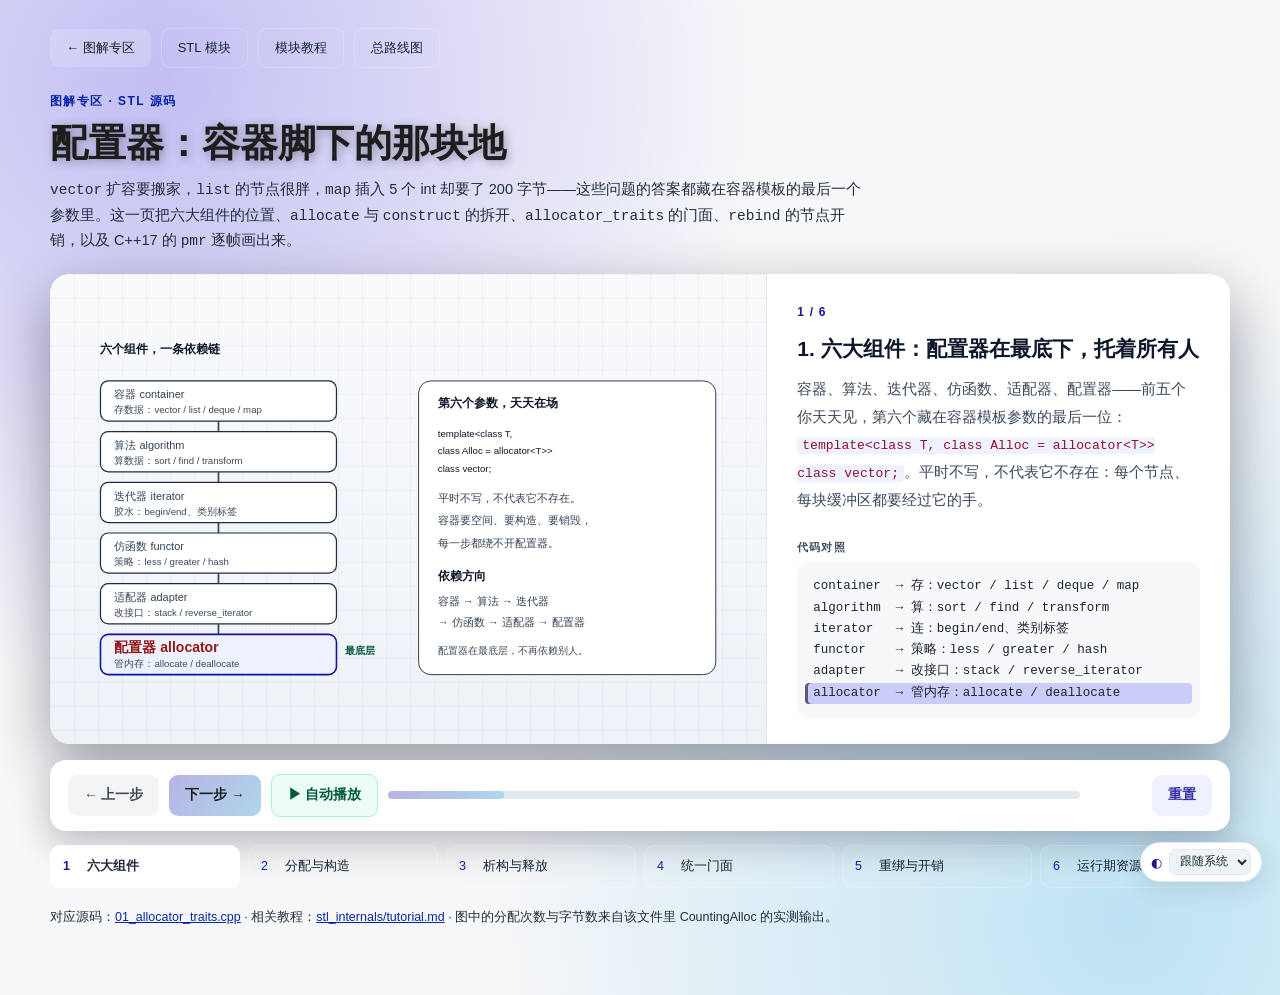
<file: visuals/allocator.html>
<!DOCTYPE html>
<html lang="zh-CN">
<head>
<meta charset="UTF-8">
<meta name="viewport" content="width=device-width, initial-scale=1.0">
<script>(function(){var d=document.documentElement,p="auto",t;try{p=localStorage.getItem("lh-theme")||"auto";}catch(e){}if(p!=="light"&&p!=="dark")p="auto";try{t=p==="auto"?(window.matchMedia&&matchMedia("(prefers-color-scheme: light)").matches?"light":"dark"):p;}catch(e){t="dark";}d.setAttribute("data-theme",t);d.setAttribute("data-theme-pref",p);})();</script>
<title>配置器：容器脚下的那块地 - C++ 图解</title>
<link rel="stylesheet" href="visual.css">
<link rel="stylesheet" href="../assets/theme.css">

<script src="../assets/theme.js" defer></script>
</head>
<body>
<div class="container">
  <div class="top-links">
    <a class="back-btn" href="index.html">← 图解专区</a>
    <a class="top-link" href="../stl_internals/index.html">STL 模块</a>
    <a class="top-link" href="../stl_internals/tutorial.md">模块教程</a>
    <a class="top-link" href="../index.html">总路线图</a>
  </div>

  <header class="page-head">
    <div class="kicker">图解专区 · STL 源码</div>
    <h1>配置器：容器脚下的那块地</h1>
    <p><code>vector</code> 扩容要搬家，<code>list</code> 的节点很胖，<code>map</code> 插入 5 个 int 却要了 200 字节——这些问题的答案都藏在容器模板的最后一个参数里。这一页把六大组件的位置、<code>allocate</code> 与 <code>construct</code> 的拆开、<code>allocator_traits</code> 的门面、<code>rebind</code> 的节点开销，以及 C++17 的 <code>pmr</code> 逐帧画出来。</p>
  </header>

  <div class="viz-shell">
    <div class="stage" id="stage" aria-live="polite"></div>
    <aside class="side">
      <div class="step-index" id="counter">1 / 6</div>
      <h2 id="stepTitle"></h2>
      <p class="caption" id="caption" aria-live="polite"></p>
      <div class="code-wrap">
        <div class="code-label">代码对照</div>
        <pre class="code"><code id="code"></code></pre>
      </div>
    </aside>
  </div>

  <div class="controls">
    <button class="btn btn-ghost" id="prevBtn" type="button">← 上一步</button>
    <button class="btn btn-primary" id="nextBtn" type="button">下一步 →</button>
    <div class="progress"><i id="progressBar"></i></div>
    <span class="counter" id="stepCountLabel"></span>
    <button class="btn btn-ghost" id="resetBtn" type="button">重置</button>
  </div>

  <div class="step-nav" id="steps"></div>

  <p class="page-foot">
    对应源码：<a href="../stl_internals/01_allocator_traits.cpp">01_allocator_traits.cpp</a> ·
    相关教程：<a href="../stl_internals/tutorial.md">stl_internals/tutorial.md</a> ·
    图中的分配次数与字节数来自该文件里 CountingAlloc 的实测输出。
  </p>
</div>

<script>
window.STEPS = [
  {
    nav: '六大组件',
    title: '1. 六大组件：配置器在最底下，托着所有人',
    caption: '容器、算法、迭代器、仿函数、适配器、配置器——前五个你天天见，第六个藏在容器模板参数的最后一位：<code>template&lt;class T, class Alloc = allocator&lt;T&gt;&gt; class vector;</code>。平时不写，不代表它不存在：每个节点、每块缓冲区都要经过它的手。',
    code: 'container  → 存：vector / list / deque / map\nalgorithm  → 算：sort / find / transform\niterator   → 连：begin/end、类别标签\nfunctor    → 策略：less / greater / hash\nadapter    → 改接口：stack / reverse_iterator\nallocator  → 管内存：allocate / deallocate',
    highlight: [5],
    stage: `
<svg viewBox="0 0 760 420" role="img" aria-label="STL 六大组件的依赖链，配置器在最底层">
  <text x="28" y="32" class="svg-title">六个组件，一条依赖链</text>

  <line x1="163" y1="110" x2="163" y2="122" class="svg-arrow"/>
  <line x1="163" y1="168" x2="163" y2="180" class="svg-arrow"/>
  <line x1="163" y1="226" x2="163" y2="238" class="svg-arrow"/>
  <line x1="163" y1="284" x2="163" y2="296" class="svg-arrow"/>
  <line x1="163" y1="342" x2="163" y2="354" class="svg-arrow"/>

  <rect x="28" y="64" width="270" height="46" rx="9" class="svg-box"/>
  <text x="44" y="84" class="svg-text">容器 container</text>
  <text x="44" y="101" class="svg-small">存数据：vector / list / deque / map</text>

  <rect x="28" y="122" width="270" height="46" rx="9" class="svg-box"/>
  <text x="44" y="142" class="svg-text">算法 algorithm</text>
  <text x="44" y="159" class="svg-small">算数据：sort / find / transform</text>

  <rect x="28" y="180" width="270" height="46" rx="9" class="svg-box"/>
  <text x="44" y="200" class="svg-text">迭代器 iterator</text>
  <text x="44" y="217" class="svg-small">胶水：begin/end、类别标签</text>

  <rect x="28" y="238" width="270" height="46" rx="9" class="svg-box"/>
  <text x="44" y="258" class="svg-text">仿函数 functor</text>
  <text x="44" y="275" class="svg-small">策略：less / greater / hash</text>

  <rect x="28" y="296" width="270" height="46" rx="9" class="svg-box"/>
  <text x="44" y="316" class="svg-text">适配器 adapter</text>
  <text x="44" y="333" class="svg-small">改接口：stack / reverse_iterator</text>

  <rect x="28" y="354" width="270" height="46" rx="9" class="svg-box-accent svg-pulse"/>
  <text x="44" y="374" class="svg-bad-text">配置器 allocator</text>
  <text x="44" y="391" class="svg-small">管内存：allocate / deallocate</text>

  <text x="308" y="376" class="svg-good-text" style="font-size:11.5px">最底层</text>

  <rect x="392" y="64" width="340" height="336" rx="14" fill="#fff" stroke="#e2e8f0"/>
  <text x="414" y="94" class="svg-title">第六个参数，天天在场</text>
  <text x="414" y="128" class="svg-mono" style="font-size:11px">template&lt;class T,</text>
  <text x="414" y="148" class="svg-mono" style="font-size:11px">         class Alloc = allocator&lt;T&gt;&gt;</text>
  <text x="414" y="168" class="svg-mono" style="font-size:11px">class vector;</text>

  <text x="414" y="202" class="svg-text">平时不写，不代表它不存在。</text>
  <text x="414" y="228" class="svg-text">容器要空间、要构造、要销毁，</text>
  <text x="414" y="254" class="svg-text">每一步都绕不开配置器。</text>

  <text x="414" y="292" class="svg-title">依赖方向</text>
  <text x="414" y="320" class="svg-text">容器 → 算法 → 迭代器</text>
  <text x="414" y="344" class="svg-text">→ 仿函数 → 适配器 → 配置器</text>
  <text x="414" y="376" class="svg-small">配置器在最底层，不再依赖别人。</text>
</svg>
`
  },
  {
    nav: '分配与构造',
    title: '2. 分配与构造分离：先拿到地，再盖房子',
    caption: '<code>allocate(3)</code> 只返回一块能放 3 个 <code>string</code> 的原始内存，里面没有活对象；<code>construct(p, args...)</code> 才真正调用构造函数。所以 <code>reserve</code> 可以只要内存不要对象，<code>vector</code> 扩容也能先分配新家、再把旧元素一个个搬过去。',
    code: 'allocator<string> alloc;\nusing Traits = allocator_traits<allocator<string>>;\nstring* p = alloc.allocate(3);          // 只有原始内存\nTraits::construct(alloc, p + 0, "hello");\nTraits::construct(alloc, p + 1, "stl");\nTraits::construct(alloc, p + 2, "world");\n// 此时 p[0]=hello，p[1]=stl，p[2]=world\n// 未构造的槽位不能读，读就是 UB',
    highlight: [2, 3, 4, 5],
    stage: `
<svg viewBox="0 0 760 420" role="img" aria-label="allocate 得到的原始内存与 construct 之后的对象两条轨道">
  <text x="28" y="32" class="svg-title">同一块内存，两条轨道：内存轨与对象轨</text>

  <text x="248" y="62" class="svg-small">内存轨：allocate(3) 拿到的原始内存</text>
  <text x="248" y="216" class="svg-small">对象轨：construct 之后才有活对象</text>

  <rect x="28" y="72" width="196" height="76" rx="10" class="svg-box-accent"/>
  <text x="44" y="98" class="svg-mono">allocate(3)</text>
  <text x="44" y="120" class="svg-small">返回 string*，3 个槽位</text>
  <text x="44" y="140" class="svg-small">里面一个对象都没有</text>

  <rect x="248" y="72" width="100" height="76" rx="8" class="svg-box-ghost"/>
  <text x="298" y="100" text-anchor="middle" class="svg-small">槽位 0</text>
  <text x="298" y="126" text-anchor="middle" class="svg-small">未构造</text>

  <rect x="360" y="72" width="100" height="76" rx="8" class="svg-box-ghost"/>
  <text x="410" y="100" text-anchor="middle" class="svg-small">槽位 1</text>
  <text x="410" y="126" text-anchor="middle" class="svg-small">未构造</text>

  <rect x="472" y="72" width="100" height="76" rx="8" class="svg-box-ghost"/>
  <text x="522" y="100" text-anchor="middle" class="svg-small">槽位 2</text>
  <text x="522" y="126" text-anchor="middle" class="svg-small">未构造</text>

  <text x="588" y="96" class="svg-small">allocate 之后</text>
  <text x="588" y="116" class="svg-small">还没有 string</text>
  <text x="588" y="136" class="svg-small">不能读，不能析构</text>

  <line x1="298" y1="150" x2="298" y2="224" class="svg-arrow-accent"/>
  <line x1="410" y1="150" x2="410" y2="224" class="svg-arrow-accent"/>
  <line x1="522" y1="150" x2="522" y2="224" class="svg-arrow-accent"/>

  <rect x="248" y="226" width="100" height="76" rx="8" class="svg-box-good"/>
  <text x="298" y="254" text-anchor="middle" class="svg-mono">hello</text>
  <text x="298" y="280" text-anchor="middle" class="svg-small">size 5</text>

  <rect x="360" y="226" width="100" height="76" rx="8" class="svg-box-good"/>
  <text x="410" y="254" text-anchor="middle" class="svg-mono">stl</text>
  <text x="410" y="280" text-anchor="middle" class="svg-small">size 3</text>

  <rect x="472" y="226" width="100" height="76" rx="8" class="svg-box-good"/>
  <text x="522" y="254" text-anchor="middle" class="svg-mono">world</text>
  <text x="522" y="280" text-anchor="middle" class="svg-small">size 5</text>

  <text x="588" y="196" class="svg-mono">construct</text>
  <text x="588" y="216" class="svg-small">在指定地址上调构造</text>
  <text x="588" y="252" class="svg-small">construct 之后</text>
  <text x="588" y="272" class="svg-small">才有对象、才谈析构</text>

  <text x="28" y="336" class="svg-text">reserve(n) 只要内存，不要对象。</text>
  <text x="28" y="362" class="svg-text">size &lt; capacity 时，后半段就停在这里：有地，没房。</text>
  <text x="28" y="390" class="svg-small">拆开的三条理由：reserve / 扩容先分配新家再搬家 / 内存池不关心类型。</text>
</svg>
`
  },
  {
    nav: '析构与释放',
    title: '3. destroy 管人，deallocate 管地，顺序不能反',
    caption: '<code>destroy(p)</code> 只调用析构函数，内存还在；<code>deallocate(p, n)</code> 才把内存还给分配器。顺序固定：<code>allocate → construct → ... → destroy → deallocate</code>。少一步就是 UB 或泄漏，顺序错了也是 UB。',
    code: 'for (int i = 0; i < 3; ++i)\n    Traits::destroy(alloc, p + i);   // 对象死，内存还在\ncout << "destroy 之后对象已析构，但内存还在";\n\nalloc.deallocate(p, 3);              // 内存才还回去\ncout << "deallocate 之后，这块内存才真正还给分配器";\n\n// 顺序：allocate → construct → ... → destroy → deallocate',
    highlight: [1, 2, 4, 5],
    stage: `
<svg viewBox="0 0 760 420" role="img" aria-label="allocate、construct、destroy、deallocate 的固定顺序与错误顺序">
  <text x="28" y="32" class="svg-title">四步一条线：先造后毁，先还对象再还地</text>

  <rect x="28" y="76" width="160" height="64" rx="9" class="svg-box-accent"/>
  <text x="44" y="102" class="svg-mono">① allocate</text>
  <text x="44" y="124" class="svg-small">内存到手，对象还没</text>

  <rect x="208" y="76" width="160" height="64" rx="9" class="svg-box-good"/>
  <text x="224" y="102" class="svg-mono">② construct</text>
  <text x="224" y="124" class="svg-small">对象出生，开始记账</text>

  <rect x="388" y="76" width="160" height="64" rx="9" class="svg-box-warn"/>
  <text x="404" y="102" class="svg-mono">③ destroy</text>
  <text x="404" y="124" class="svg-small">对象死亡，地还在</text>

  <rect x="568" y="76" width="160" height="64" rx="9" class="svg-box-ghost"/>
  <text x="584" y="102" class="svg-mono">④ deallocate</text>
  <text x="584" y="124" class="svg-small">地还回去，到此结束</text>

  <line x1="188" y1="108" x2="208" y2="108" class="svg-arrow"/>
  <line x1="368" y1="108" x2="388" y2="108" class="svg-arrow"/>
  <line x1="548" y1="108" x2="568" y2="108" class="svg-arrow"/>

  <text x="380" y="160" text-anchor="middle" class="svg-small">这三段都不能省，也不能跳着走</text>

  <rect x="28" y="176" width="700" height="72" rx="10" class="svg-box-good"/>
  <text x="48" y="204" class="svg-text">destroy 之后：对象已析构，内存还在（还没 deallocate）。</text>
  <text x="48" y="232" class="svg-small">deallocate 之后，这块内存才真正还给分配器；此时再碰 p，就是悬垂指针。</text>

  <rect x="28" y="264" width="336" height="76" rx="10" class="svg-box-bad"/>
  <text x="46" y="290" class="svg-bad-text" style="font-size:12px">漏掉 destroy</text>
  <text x="46" y="312" class="svg-small">析构函数不执行，成员资源没释放，</text>
  <text x="46" y="330" class="svg-small">内存还了也是泄漏。</text>

  <rect x="392" y="264" width="336" height="76" rx="10" class="svg-box-bad"/>
  <text x="410" y="290" class="svg-bad-text" style="font-size:12px">deallocate 提前</text>
  <text x="410" y="312" class="svg-small">内存已归还，对象还活着，</text>
  <text x="410" y="330" class="svg-small">再析构就是踩别人的地。</text>

  <text x="28" y="368" class="svg-text">allocate ↔ deallocate：管内存</text>
  <text x="392" y="368" class="svg-text">construct ↔ destroy：管对象</text>
  <text x="28" y="394" class="svg-small">两对各自配对，中间那段顺序就是对象的生命周期。</text>
</svg>
`
  },
  {
    nav: '统一门面',
    title: '4. allocator_traits：容器和配置器之间的中间人',
    caption: 'C++11 之前，容器直接调用 <code>Alloc::rebind&lt;T&gt;::other</code>，旧式配置器少一个成员就编译不过。有了 <code>allocator_traits&lt;Alloc&gt;</code> 这层门面：配置器有 <code>rebind</code> 就用它的，没有就按 <code>value_type</code> 自动推导；没有 <code>construct</code> 就用 placement new。容器只跟 traits 打交道。',
    code: 'using Traits = allocator_traits<Alloc>;\n\nTraits::allocate(alloc, n);\nTraits::construct(alloc, p, args...);   // 没有就 placement new\nTraits::destroy(alloc, p);\nTraits::max_size(alloc);\nusing NodeAlloc = Traits::rebind_alloc<Node>;\n\n// 容器只跟 traits 打交道，\n// 所以旧式配置器也能用。',
    highlight: [2, 3, 6],
    stage: `
<svg viewBox="0 0 760 420" role="img" aria-label="容器通过 allocator_traits 与配置器打交道">
  <text x="28" y="32" class="svg-title">容器不直接调配置器，它先问 traits</text>

  <rect x="28" y="96" width="190" height="100" rx="10" class="svg-box"/>
  <text x="46" y="126" class="svg-text">容器 container</text>
  <text x="46" y="150" class="svg-small">vector / list / map</text>
  <text x="46" y="172" class="svg-small">不直接碰配置器</text>

  <line x1="220" y1="146" x2="284" y2="146" class="svg-arrow-accent svg-flow"/>

  <rect x="288" y="80" width="210" height="132" rx="12" class="svg-box-accent svg-pulse"/>
  <text x="306" y="108" class="svg-mono" style="font-size:11px">allocator_traits&lt;A&gt;</text>
  <text x="306" y="132" class="svg-small">统一门面，一组 typedef</text>
  <text x="306" y="154" class="svg-small">配置器有，就用配置器的</text>
  <text x="306" y="176" class="svg-small">配置器没有，补默认值</text>
  <text x="306" y="198" class="svg-small">旧式配置器也能编译</text>

  <line x1="500" y1="146" x2="554" y2="146" class="svg-arrow-accent svg-flow"/>

  <rect x="558" y="96" width="180" height="100" rx="10" class="svg-box"/>
  <text x="576" y="126" class="svg-text">配置器</text>
  <text x="576" y="150" class="svg-mono" style="font-size:11px">std::allocator&lt;T&gt;</text>
  <text x="576" y="172" class="svg-small">CountingAlloc&lt;T&gt;</text>

  <line x1="28" y1="240" x2="728" y2="240" stroke="#e2e8f0" stroke-width="1"/>

  <circle cx="36" cy="258" r="4" class="svg-dot"/>
  <text x="50" y="263" class="svg-mono" style="font-size:11px">allocate / deallocate</text>
  <text x="230" y="263" class="svg-text">转发给配置器，配置器必须有</text>

  <circle cx="36" cy="284" r="4" class="svg-dot"/>
  <text x="50" y="289" class="svg-mono" style="font-size:11px">construct / destroy</text>
  <text x="230" y="289" class="svg-text">没有就 placement new / 显式调析构</text>

  <circle cx="36" cy="310" r="4" class="svg-dot"/>
  <text x="50" y="315" class="svg-mono" style="font-size:11px">max_size(alloc)</text>
  <text x="230" y="315" class="svg-text">按配置器能给的上限算</text>

  <circle cx="36" cy="336" r="4" class="svg-dot"/>
  <text x="50" y="341" class="svg-mono" style="font-size:11px">rebind_alloc&lt;Node&gt;</text>
  <text x="230" y="341" class="svg-text">有 rebind 用配置器的，没有就按 value_type 推导</text>

  <circle cx="36" cy="362" r="4" class="svg-dot"/>
  <text x="50" y="367" class="svg-mono" style="font-size:11px">propagate_on_container_*</text>
  <text x="230" y="367" class="svg-text">默认 false_type，自己写的就是 false</text>

  <text x="28" y="394" class="svg-small">容器只跟 traits 打交道，配置器少写几个成员也不会编译不过。</text>
</svg>
`
  },
  {
    nav: '重绑与开销',
    title: '5. rebind：元素之外，还有节点的路费',
    caption: '<code>list&lt;int&gt;</code> 真正分配的是 <code>_List_node&lt;int&gt;</code>，所以要拿 int 配置器重绑定成节点配置器。用 CountingAlloc 量一量：<code>vector&lt;int&gt;</code> 插 5 个，4 次分配共 60 字节；<code>list&lt;int&gt;</code> 5 次共 120 字节；<code>map&lt;int,int&gt;</code> 5 次共 200 字节。5 个 int 从来不是 20 字节。',
    code: 'using IntAlloc = CountingAlloc<int>;\nusing PairAlloc = allocator_traits<IntAlloc>::rebind_alloc<pair<const int, int>>;\n\n// vector<int>  4 次分配，累计 60 字节（capacity=8）\n// list<int>    5 次分配，累计 120 字节（节点 24）\n// map<int,int> 5 次分配，累计 200 字节（节点 40）\n// 每个节点单独分配，所以次数 = 元素个数',
    highlight: [4, 5, 6],
    stage: `
<svg viewBox="0 0 760 420" role="img" aria-label="rebind 把元素配置器重绑成节点配置器，以及三种容器的实测字节数">
  <text x="28" y="32" class="svg-title">rebind：从“管 int”换成“管节点”</text>

  <rect x="28" y="60" width="160" height="50" rx="9" class="svg-box"/>
  <text x="42" y="90" class="svg-mono" style="font-size:11px">CountingAlloc&lt;int&gt;</text>

  <line x1="190" y1="85" x2="244" y2="85" class="svg-arrow-accent"/>
  <text x="196" y="76" class="svg-small">rebind_alloc</text>

  <rect x="246" y="60" width="210" height="50" rx="9" class="svg-box-accent"/>
  <text x="260" y="90" class="svg-mono" style="font-size:11px">CountingAlloc&lt;_List_node&lt;int&gt;&gt;</text>

  <text x="472" y="80" class="svg-small">value_type：int → 节点类型</text>
  <text x="472" y="102" class="svg-small">sizeof(T)：4 字节 → 24 字节</text>

  <rect x="28" y="128" width="430" height="74" rx="10" class="svg-box"/>
  <text x="46" y="154" class="svg-text">vector&lt;int&gt; 插入 5 个</text>
  <text x="46" y="178" class="svg-mono" style="font-size:11px">4 次分配 · 累计 60 字节 · capacity=8</text>
  <text x="46" y="196" class="svg-small">按块分配：1+2+4+8 个槽位，次数 = 扩容次数</text>

  <rect x="28" y="214" width="430" height="74" rx="10" class="svg-box"/>
  <text x="46" y="240" class="svg-text">list&lt;int&gt; 插入 5 个</text>
  <text x="46" y="264" class="svg-mono" style="font-size:11px">5 次分配 · 累计 120 字节 · 节点 24</text>
  <text x="46" y="282" class="svg-small">每个元素单独分配：prev + next + 数据 + 对齐</text>

  <rect x="28" y="300" width="430" height="74" rx="10" class="svg-box"/>
  <text x="46" y="326" class="svg-text">map&lt;int,int&gt; 插入 5 个</text>
  <text x="46" y="350" class="svg-mono" style="font-size:11px">5 次分配 · 累计 200 字节 · 节点 40</text>
  <text x="46" y="368" class="svg-small">红黑树节点：颜色 + 3 个指针 + pair</text>

  <rect x="474" y="128" width="264" height="262" rx="12" fill="#fff" stroke="#e2e8f0"/>
  <text x="490" y="152" class="svg-small">配置器视角的累计字节</text>

  <text x="490" y="198" class="svg-mono" style="font-size:11px">vector</text>
  <rect x="536" y="186" width="48" height="16" class="svg-dot"/>
  <text x="592" y="198" class="svg-small">60</text>

  <text x="490" y="228" class="svg-mono" style="font-size:11px">list</text>
  <rect x="536" y="216" width="96" height="16" class="svg-dot"/>
  <text x="640" y="228" class="svg-small">120</text>

  <text x="490" y="258" class="svg-mono" style="font-size:11px">map</text>
  <rect x="536" y="246" width="160" height="16" class="svg-dot"/>
  <text x="704" y="258" class="svg-small">200</text>

  <text x="490" y="290" class="svg-small">list：prev + next 16 + int 4 + 对齐 4</text>
  <text x="490" y="314" class="svg-small">map：3 指针 24 + 颜色 4 + 对齐 4</text>
  <text x="490" y="336" class="svg-small">     + pair 8 = 40 字节</text>
  <text x="490" y="360" class="svg-small">这里不含 malloc 块头和填充，</text>
  <text x="490" y="378" class="svg-small">真实占用只会更大。</text>

  <text x="28" y="398" class="svg-small">结论：“5 个 int”从来不是 20 字节，容器有自己的骨架。</text>
</svg>
`
  },
  {
    nav: '运行期资源',
    title: '6. pmr：分配策略是值，不是类型',
    caption: 'C++17 的 <code>std::pmr</code> 把配置器换成了运行期的 <code>memory_resource</code> 指针。于是 <code>std::pmr::vector&lt;int&gt;</code> 这个类型不变，换一个 pool 就换一套分配策略。好处是减少 malloc/free 次数、提升缓存局部性；代价是生命周期和 pool 绑定，pool 死了容器不能再用。',
    code: '#include <memory_resource>\nstd::pmr::vector<int> v{&pool};\n\n// monotonic_buffer_resource  线性递增，不回收单个对象\n// unsynchronized_pool_resource 小对象池，单线程用\n// synchronized_pool_resource   线程安全池\n\n// 配置器不必写死在类型里，C++17 起可以运行期注入',
    highlight: [1],
    stage: `
<svg viewBox="0 0 760 420" role="img" aria-label="pmr 容器持有一个 memory_resource 指针，可以指向不同的内存池">
  <text x="28" y="32" class="svg-title">同一个容器类型，换一个内存池</text>

  <rect x="28" y="72" width="196" height="76" rx="10" class="svg-box-accent"/>
  <text x="42" y="98" class="svg-mono" style="font-size:11px">std::pmr::vector&lt;int&gt;</text>
  <text x="42" y="120" class="svg-small">类型里没有 pool</text>
  <text x="42" y="140" class="svg-small">换池不改类型</text>

  <line x1="228" y1="110" x2="300" y2="110" class="svg-arrow-accent svg-flow"/>
  <text x="230" y="100" class="svg-small">只存一个指针</text>

  <rect x="302" y="86" width="176" height="46" rx="9" class="svg-box-warn"/>
  <text x="318" y="114" class="svg-mono" style="font-size:11px">memory_resource*</text>

  <line x1="480" y1="109" x2="520" y2="76" class="svg-arrow"/>
  <line x1="480" y1="109" x2="520" y2="136" class="svg-arrow"/>
  <line x1="480" y1="109" x2="520" y2="194" class="svg-arrow"/>

  <rect x="524" y="52" width="208" height="48" rx="9" class="svg-box"/>
  <text x="538" y="74" class="svg-mono" style="font-size:10.5px">monotonic_buffer_resource</text>
  <text x="538" y="92" class="svg-small">只增不减，线性递增</text>

  <rect x="524" y="112" width="208" height="48" rx="9" class="svg-box"/>
  <text x="538" y="134" class="svg-mono" style="font-size:10.5px">unsynchronized_pool_resource</text>
  <text x="538" y="152" class="svg-small">小对象池，单线程用</text>

  <rect x="524" y="172" width="208" height="48" rx="9" class="svg-box"/>
  <text x="538" y="194" class="svg-mono" style="font-size:10.5px">synchronized_pool_resource</text>
  <text x="538" y="212" class="svg-small">线程安全池</text>

  <line x1="28" y1="244" x2="728" y2="244" stroke="#e2e8f0" stroke-width="1"/>

  <rect x="28" y="260" width="340" height="90" rx="10" class="svg-box-ghost"/>
  <text x="46" y="282" class="svg-small">C++14 及以前：pool 写进类型</text>
  <text x="46" y="306" class="svg-mono" style="font-size:11px">vector&lt;int, MyPool&lt;int&gt;&gt;</text>
  <text x="46" y="342" class="svg-small">换个池就是另一个类型，模板当场炸开</text>

  <rect x="392" y="260" width="336" height="90" rx="10" class="svg-box-accent"/>
  <text x="410" y="282" class="svg-small">C++17 pmr：资源是运行期的值</text>
  <text x="410" y="306" class="svg-mono" style="font-size:11px">pmr::vector&lt;int&gt; v{&amp;pool};</text>
  <text x="410" y="342" class="svg-small">同一个类型，运行期换资源</text>

  <text x="28" y="374" class="svg-good-text" style="font-size:13px">分配策略是值，不是类型。</text>
  <text x="28" y="398" class="svg-small">代价：pool 不能比容器先死；换来的是更少的 malloc 和更好的局部性。</text>
</svg>
`
  }
];
</script>
<script src="visual.js"></script>
</body>
</html>
</file>
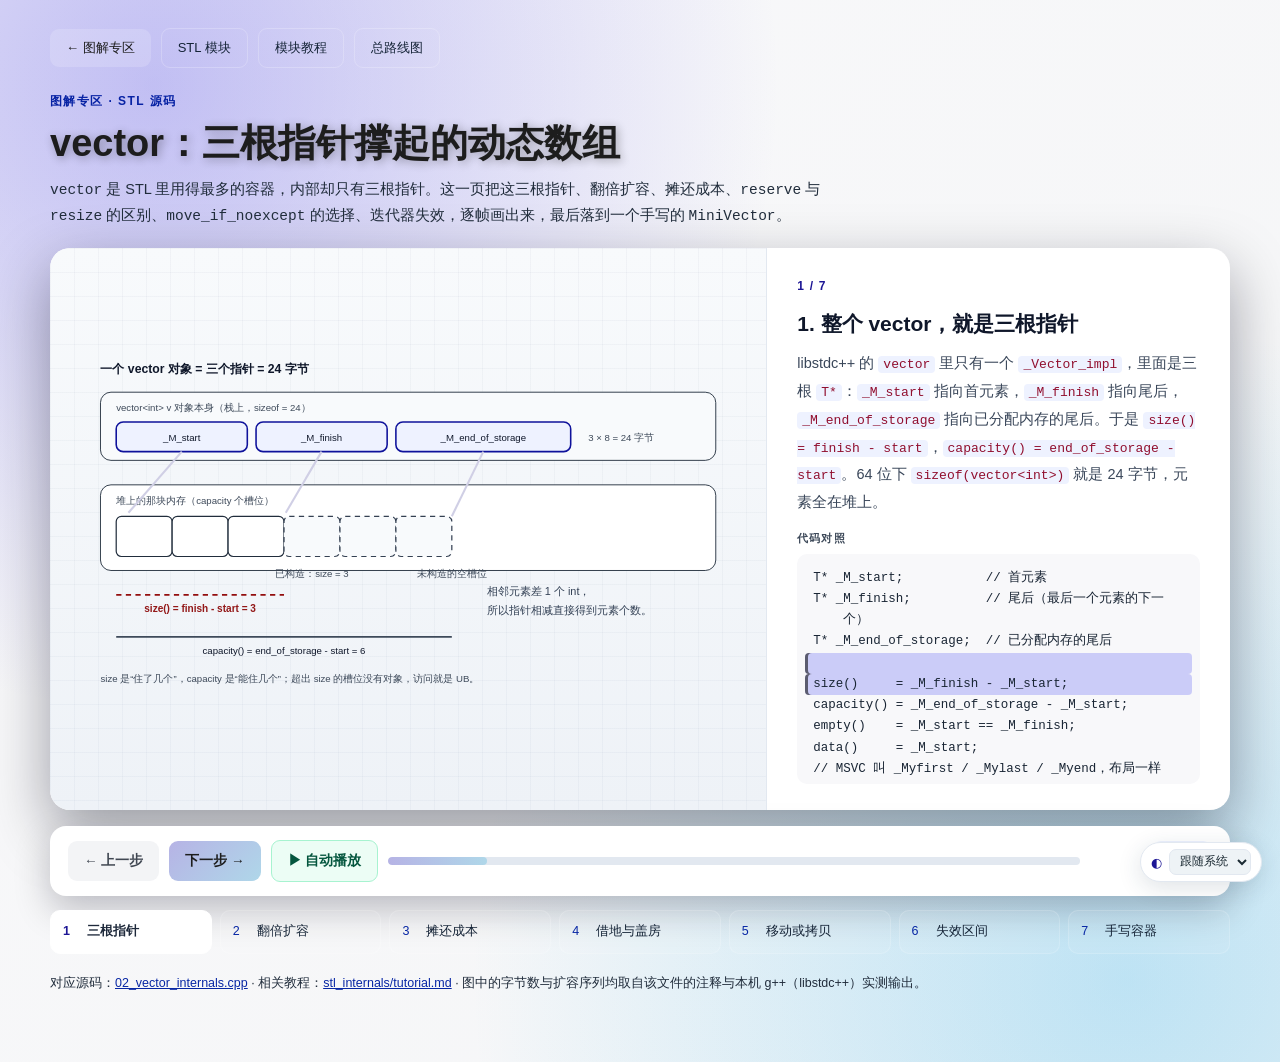
<file: visuals/dynamic_array.html>
<!DOCTYPE html>
<html lang="zh-CN">
<head>
<meta charset="UTF-8">
<meta name="viewport" content="width=device-width, initial-scale=1.0">
<script>(function(){var d=document.documentElement,p="auto",t;try{p=localStorage.getItem("lh-theme")||"auto";}catch(e){}if(p!=="light"&&p!=="dark")p="auto";try{t=p==="auto"?(window.matchMedia&&matchMedia("(prefers-color-scheme: light)").matches?"light":"dark"):p;}catch(e){t="dark";}d.setAttribute("data-theme",t);d.setAttribute("data-theme-pref",p);})();</script>
<title>vector：三根指针撑起的动态数组 - C++ 图解</title>
<link rel="stylesheet" href="visual.css">
<link rel="stylesheet" href="../assets/theme.css">

<script src="../assets/theme.js" defer></script>
</head>
<body>
<div class="container">
  <div class="top-links">
    <a class="back-btn" href="index.html">← 图解专区</a>
    <a class="top-link" href="../stl_internals/index.html">STL 模块</a>
    <a class="top-link" href="../stl_internals/tutorial.md">模块教程</a>
    <a class="top-link" href="../index.html">总路线图</a>
  </div>

  <header class="page-head">
    <div class="kicker">图解专区 · STL 源码</div>
    <h1>vector：三根指针撑起的动态数组</h1>
    <p><code>vector</code> 是 STL 里用得最多的容器，内部却只有三根指针。这一页把这三根指针、翻倍扩容、摊还成本、<code>reserve</code> 与 <code>resize</code> 的区别、<code>move_if_noexcept</code> 的选择、迭代器失效，逐帧画出来，最后落到一个手写的 <code>MiniVector</code>。</p>
  </header>

  <div class="viz-shell">
    <div class="stage" id="stage" aria-live="polite"></div>
    <aside class="side">
      <div class="step-index" id="counter">1 / 7</div>
      <h2 id="stepTitle"></h2>
      <p class="caption" id="caption" aria-live="polite"></p>
      <div class="code-wrap">
        <div class="code-label">代码对照</div>
        <pre class="code"><code id="code"></code></pre>
      </div>
    </aside>
  </div>

  <div class="controls">
    <button class="btn btn-ghost" id="prevBtn" type="button">← 上一步</button>
    <button class="btn btn-primary" id="nextBtn" type="button">下一步 →</button>
    <div class="progress"><i id="progressBar"></i></div>
    <span class="counter" id="stepCountLabel"></span>
    <button class="btn btn-ghost" id="resetBtn" type="button">重置</button>
  </div>

  <div class="step-nav" id="steps"></div>

  <p class="page-foot">
    对应源码：<a href="../stl_internals/02_vector_internals.cpp">02_vector_internals.cpp</a> ·
    相关教程：<a href="../stl_internals/tutorial.md">stl_internals/tutorial.md</a> ·
    图中的字节数与扩容序列均取自该文件的注释与本机 g++（libstdc++）实测输出。
  </p>
</div>

<script>
window.STEPS = [
  {
    nav: '三根指针',
    title: '1. 整个 vector，就是三根指针',
    caption: 'libstdc++ 的 <code>vector</code> 里只有一个 <code>_Vector_impl</code>，里面是三根 <code>T*</code>：<code>_M_start</code> 指向首元素，<code>_M_finish</code> 指向尾后，<code>_M_end_of_storage</code> 指向已分配内存的尾后。于是 <code>size() = finish - start</code>，<code>capacity() = end_of_storage - start</code>。64 位下 <code>sizeof(vector&lt;int&gt;)</code> 就是 24 字节，元素全在堆上。',
    code: 'T* _M_start;           // 首元素\nT* _M_finish;          // 尾后（最后一个元素的下一个）\nT* _M_end_of_storage;  // 已分配内存的尾后\n\nsize()     = _M_finish - _M_start;\ncapacity() = _M_end_of_storage - _M_start;\nempty()    = _M_start == _M_finish;\ndata()     = _M_start;\n// MSVC 叫 _Myfirst / _Mylast / _Myend，布局一样',
    highlight: [3, 4],
    stage: `
<svg viewBox="0 0 760 420" role="img" aria-label="vector 的三根指针与 size、capacity 的关系">
  <text x="28" y="32" class="svg-title">一个 vector 对象 = 三个指针 = 24 字节</text>

  <rect x="28" y="54" width="704" height="78" rx="12" class="svg-field"/>
  <text x="46" y="76" class="svg-small">vector&lt;int&gt; v 对象本身（栈上，sizeof = 24）</text>

  <rect x="46" y="88" width="150" height="34" rx="8" class="svg-box-accent"/>
  <text x="121" y="110" text-anchor="middle" class="svg-mono" style="font-size:11px">_M_start</text>

  <rect x="206" y="88" width="150" height="34" rx="8" class="svg-box-accent"/>
  <text x="281" y="110" text-anchor="middle" class="svg-mono" style="font-size:11px">_M_finish</text>

  <rect x="366" y="88" width="200" height="34" rx="8" class="svg-box-accent"/>
  <text x="466" y="110" text-anchor="middle" class="svg-mono" style="font-size:11px">_M_end_of_storage</text>

  <text x="586" y="110" class="svg-small">3 × 8 = 24 字节</text>

  <rect x="28" y="160" width="704" height="98" rx="12" fill="#fff" stroke="#e2e8f0"/>
  <text x="46" y="182" class="svg-small">堆上的那块内存（capacity 个槽位）</text>

  <rect x="46" y="196" width="64" height="46" rx="6" class="svg-box"><text x="78" y="225" text-anchor="middle" class="svg-mono">1</text></rect>
  <rect x="110" y="196" width="64" height="46" rx="6" class="svg-box"><text x="142" y="225" text-anchor="middle" class="svg-mono">2</text></rect>
  <rect x="174" y="196" width="64" height="46" rx="6" class="svg-box"><text x="206" y="225" text-anchor="middle" class="svg-mono">3</text></rect>
  <rect x="238" y="196" width="64" height="46" rx="6" class="svg-box-ghost"/>
  <rect x="302" y="196" width="64" height="46" rx="6" class="svg-box-ghost"/>
  <rect x="366" y="196" width="64" height="46" rx="6" class="svg-box-ghost"/>

  <text x="270" y="266" text-anchor="middle" class="svg-small">已构造：size = 3</text>
  <text x="430" y="266" text-anchor="middle" class="svg-small">未构造的空槽位</text>

  <line x1="121" y1="122" x2="60" y2="192" class="svg-arrow-accent"/>
  <line x1="281" y1="122" x2="240" y2="192" class="svg-arrow-accent"/>
  <line x1="466" y1="122" x2="430" y2="196" class="svg-arrow-accent"/>

  <path d="M46 286 L238 286" class="svg-arrow-bad"/>
  <text x="142" y="306" text-anchor="middle" class="svg-bad-text" style="font-size:11.5px">size() = finish - start = 3</text>

  <path d="M46 334 L430 334" class="svg-arrow"/>
  <text x="238" y="354" text-anchor="middle" class="svg-mono" style="font-size:11px">capacity() = end_of_storage - start = 6</text>

  <text x="470" y="286" class="svg-text">相邻元素差 1 个 int，</text>
  <text x="470" y="308" class="svg-text">所以指针相减直接得到元素个数。</text>

  <text x="28" y="386" class="svg-small">size 是“住了几个”，capacity 是“能住几个”；超出 size 的槽位没有对象，访问就是 UB。</text>
</svg>
`
  },
  {
    nav: '翻倍扩容',
    title: '2. 满了怎么办：申请两倍，搬完再释放',
    caption: '容量满时 <code>push_back</code> 会申请一块两倍大的新内存，把旧元素逐个搬到新块，析构旧元素、释放旧内存，最后才更新三根指针。libstdc++ 实测插入 40 个元素，容量序列是 <strong>1、2、4、8、16、32、64</strong>，最终 size=40、capacity=64，浪费 24 个槽位。',
    code: 'if (_M_finish == _M_end_of_storage) {\n    const size_type n = size();\n    const size_type len = n ? n * 2 : 1;  // 2 倍\n    pointer tmp = _M_allocate(len);\n    // 把 [start, finish) 搬到 tmp\n    _M_allocate_and_copy(len, start, finish);\n    destroy(start, finish);      // 析构旧元素\n    deallocate(start, capacity); // 释放旧块\n    _M_start = tmp;\n    _M_finish = tmp + n;\n    _M_end_of_storage = tmp + len;\n}',
    highlight: [2, 3, 5, 8],
    stage: `
<svg viewBox="0 0 760 420" role="img" aria-label="push_back 触发扩容时旧块搬到两倍大的新块">
  <text x="28" y="32" class="svg-title">v 已有 4 个元素、capacity=4，再 push_back 一个</text>

  <rect x="28" y="56" width="330" height="120" rx="12" fill="#fef2f2" stroke="#ef4444" stroke-width="1.6"/>
  <text x="46" y="78" class="svg-bad-text" style="font-size:12px">旧块 capacity = 4</text>

  <rect x="46" y="88" width="60" height="44" rx="6" class="svg-box"><text x="76" y="116" text-anchor="middle" class="svg-mono">1</text></rect>
  <rect x="106" y="88" width="60" height="44" rx="6" class="svg-box"><text x="136" y="116" text-anchor="middle" class="svg-mono">2</text></rect>
  <rect x="166" y="88" width="60" height="44" rx="6" class="svg-box"><text x="196" y="116" text-anchor="middle" class="svg-mono">3</text></rect>
  <rect x="226" y="88" width="60" height="44" rx="6" class="svg-box"><text x="256" y="116" text-anchor="middle" class="svg-mono">4</text></rect>

  <text x="46" y="158" class="svg-small">start … finish … end_of_storage 全指向这块</text>

  <text x="366" y="112" class="svg-small">① 申请 8 槽</text>
  <line x1="362" y1="126" x2="440" y2="126" class="svg-arrow-accent svg-flow"/>
  <text x="366" y="146" class="svg-small">② 逐个搬过去</text>

  <rect x="452" y="56" width="280" height="120" rx="12" fill="#ecfdf5" stroke="#10b981" stroke-width="1.8"/>
  <text x="470" y="78" class="svg-good-text" style="font-size:12px">新块 capacity = 8</text>

  <rect x="468" y="88" width="54" height="44" rx="6" class="svg-box-good"><text x="495" y="116" text-anchor="middle" class="svg-mono">1</text></rect>
  <rect x="522" y="88" width="54" height="44" rx="6" class="svg-box-good"><text x="549" y="116" text-anchor="middle" class="svg-mono">2</text></rect>
  <rect x="576" y="88" width="54" height="44" rx="6" class="svg-box-good"><text x="603" y="116" text-anchor="middle" class="svg-mono">3</text></rect>
  <rect x="630" y="88" width="54" height="44" rx="6" class="svg-box-good"><text x="657" y="116" text-anchor="middle" class="svg-mono">4</text></rect>
  <rect x="684" y="88" width="32" height="44" rx="6" class="svg-box-accent svg-pulse"/>

  <text x="470" y="158" class="svg-small">新元素落在第 5 个槽位（紫色）</text>

  <rect x="28" y="204" width="704" height="126" rx="12" class="svg-field"/>
  <text x="46" y="228" class="svg-title">扩容四步：顺序不能反</text>
  <text x="46" y="256" class="svg-text">1. 申请一块 2 倍大的新内存</text>
  <text x="46" y="282" class="svg-text">2. 把 [start, finish) 的元素搬到新块</text>

  <text x="396" y="256" class="svg-text">3. 析构旧元素，释放旧块</text>
  <text x="396" y="282" class="svg-text">4. 更新 start / finish / end_of_storage</text>
  <text x="396" y="308" class="svg-good-text" style="font-size:12px">旧块已还给分配器，旧迭代器全部悬空。</text>

  <text x="28" y="362" class="svg-small">插入 40 个 int，容量序列 1、2、4、8、16、32、64；最后 size=40、capacity=64，空着 24 个槽位。</text>
  <text x="28" y="386" class="svg-small">MSVC 按约 1.5 倍长，序列不同，但“搬旧、释放旧、更新指针”的道理一样。</text>
</svg>
`
  },
  {
    nav: '摊还成本',
    title: '3. 单次 O(n)，摊还是 O(1)',
    caption: '每次扩容都要搬 n 个元素，那一次 <code>push_back</code> 是 O(n)。但 2 倍增长让搬运总量成为 1+2+4+…+2^k，合计小于 2n：插入 40 个元素，累计复制 63 次，正好 1+2+4+8+16+32。总量被前面的插入摊薄，平均到每一次仍是 <code>O(1)</code>。',
    code: '// 2 倍增长下，n 次 push_back 的搬运总量：\n// 1 + 2 + 4 + … + 2^k < 2n\n//\n// 插入 40 个元素，实测复制次数：\n//   1 + 2 + 4 + 8 + 16 + 32 = 63 次\n//   63 < 2 * 40 = 80\n//\n// 单次最坏 O(n)，摊还 O(1)',
    highlight: [3, 4],
    stage: `
<svg viewBox="0 0 760 420" role="img" aria-label="扩容时复制次数的阶梯图，总量 63 小于 80">
  <text x="28" y="32" class="svg-title">每次扩容搬多少：插入 40 个元素，累计复制 63 次</text>

  <line x1="140" y1="300" x2="706" y2="300" class="svg-arrow"/>
  <line x1="140" y1="300" x2="140" y2="56" class="svg-arrow"/>
  <text x="132" y="50" text-anchor="end" class="svg-small">复制次数</text>

  <line x1="140" y1="290" x2="680" y2="290" stroke="#e2e8f0" stroke-width="1"/>
  <text x="132" y="294" text-anchor="end" class="svg-small">1</text>
  <line x1="140" y1="280" x2="680" y2="280" stroke="#e2e8f0" stroke-width="1"/>
  <text x="132" y="284" text-anchor="end" class="svg-small">2</text>
  <line x1="140" y1="260" x2="680" y2="260" stroke="#e2e8f0" stroke-width="1"/>
  <text x="132" y="264" text-anchor="end" class="svg-small">4</text>
  <line x1="140" y1="220" x2="680" y2="220" stroke="#e2e8f0" stroke-width="1"/>
  <text x="132" y="224" text-anchor="end" class="svg-small">8</text>

  <rect x="176" y="290" width="64" height="10" rx="3" class="svg-box-accent"/>
  <text x="208" y="280" text-anchor="middle" class="svg-mono">1</text>

  <rect x="262" y="280" width="64" height="20" rx="3" class="svg-box-accent"/>
  <text x="294" y="270" text-anchor="middle" class="svg-mono">2</text>

  <rect x="348" y="260" width="64" height="40" rx="3" class="svg-box-accent"/>
  <text x="380" y="250" text-anchor="middle" class="svg-mono">4</text>

  <rect x="434" y="220" width="64" height="80" rx="3" class="svg-box-accent"/>
  <text x="466" y="210" text-anchor="middle" class="svg-mono">8</text>

  <rect x="520" y="140" width="64" height="160" rx="3" class="svg-box-accent"/>
  <text x="552" y="130" text-anchor="middle" class="svg-mono">16</text>

  <rect x="606" y="60" width="64" height="240" rx="3" class="svg-box-warn"/>
  <text x="638" y="50" text-anchor="middle" class="svg-mono">32</text>

  <text x="208" y="320" text-anchor="middle" class="svg-small">1</text>
  <text x="294" y="320" text-anchor="middle" class="svg-small">2</text>
  <text x="380" y="320" text-anchor="middle" class="svg-small">4</text>
  <text x="466" y="320" text-anchor="middle" class="svg-small">8</text>
  <text x="552" y="320" text-anchor="middle" class="svg-small">16</text>
  <text x="638" y="320" text-anchor="middle" class="svg-small">32</text>
  <text x="380" y="342" text-anchor="middle" class="svg-small">扩容前的容量 → 触发扩容的元素个数</text>

  <text x="28" y="374" class="svg-good-text" style="font-size:12.5px">1 + 2 + 4 + 8 + 16 + 32 = 63 次复制</text>
  <text x="28" y="398" class="svg-text" style="font-size:12px">63 &lt; 2 × 40 = 80：总量被 n 次插入摊薄，平均每次不到 2 次，所以摊还 O(1)。</text>
</svg>
`
  },
  {
    nav: '借地与盖房',
    title: '4. reserve 只借地，resize 才盖房',
    caption: '<code>reserve(10)</code> 后 <code>size=0</code>、<code>capacity=10</code>，一个元素也没构造；<code>resize(10)</code> 后 <code>size=10</code>，10 个元素已经默认构造好。所以 <code>reserve</code> 之后不能写 <code>v[0]</code>——那里还没有对象。反过来，先 <code>reserve(10)</code> 再插 10 个，capacity 一直是 10，一次都不搬。',
    code: 'vector<int> a;\na.reserve(10);   // size=0，capacity=10，没构造元素\n\nvector<int> b;\nb.resize(10);    // size=10，capacity=10，10 个元素已构造\nb.push_back(11); // 刚好超容量 → capacity 翻到 20\n\nvector<int> c;\nc.reserve(10);\nfor (int i = 0; i < 10; ++i) c.push_back(i);\n// capacity 一直是 10，没有扩容',
    highlight: [1, 4, 5, 9],
    stage: `
<svg viewBox="0 0 760 420" role="img" aria-label="reserve 只改容量，resize 会构造元素">
  <text x="28" y="32" class="svg-title">a.reserve(10) 与 b.resize(10)：容量一样，元素个数不一样</text>

  <rect x="28" y="48" width="344" height="158" rx="12" fill="#fff" stroke="#e2e8f0"/>
  <text x="46" y="72" class="svg-good-text" style="font-size:12px">a.reserve(10)　size = 0，capacity = 10</text>

  <rect x="46" y="86" width="28" height="34" class="svg-box-ghost"/>
  <rect x="74" y="86" width="28" height="34" class="svg-box-ghost"/>
  <rect x="102" y="86" width="28" height="34" class="svg-box-ghost"/>
  <rect x="130" y="86" width="28" height="34" class="svg-box-ghost"/>
  <rect x="158" y="86" width="28" height="34" class="svg-box-ghost"/>
  <rect x="186" y="86" width="28" height="34" class="svg-box-ghost"/>
  <rect x="214" y="86" width="28" height="34" class="svg-box-ghost"/>
  <rect x="242" y="86" width="28" height="34" class="svg-box-ghost"/>
  <rect x="270" y="86" width="28" height="34" class="svg-box-ghost"/>
  <rect x="298" y="86" width="28" height="34" class="svg-box-ghost"/>

  <text x="60" y="108" text-anchor="middle" class="svg-small">空</text>
  <text x="326" y="150" text-anchor="end" class="svg-small">10 个槽位都没构造对象</text>

  <text x="46" y="168" class="svg-bad-text" style="font-size:11.5px">start = finish</text>
  <text x="46" y="190" class="svg-small">start 与 finish 停在同一个位置，end_of_storage 在最右。</text>

  <rect x="388" y="48" width="344" height="158" rx="12" fill="#fff" stroke="#e2e8f0"/>
  <text x="406" y="72" class="svg-good-text" style="font-size:12px">b.resize(10)　size = 10，capacity = 10</text>

  <rect x="406" y="86" width="28" height="34" class="svg-box-good"><text x="420" y="108" text-anchor="middle" class="svg-mono">0</text></rect>
  <rect x="434" y="86" width="28" height="34" class="svg-box-good"><text x="448" y="108" text-anchor="middle" class="svg-mono">0</text></rect>
  <rect x="462" y="86" width="28" height="34" class="svg-box-good"><text x="476" y="108" text-anchor="middle" class="svg-mono">0</text></rect>
  <rect x="490" y="86" width="28" height="34" class="svg-box-good"><text x="504" y="108" text-anchor="middle" class="svg-mono">0</text></rect>
  <rect x="518" y="86" width="28" height="34" class="svg-box-good"><text x="532" y="108" text-anchor="middle" class="svg-mono">0</text></rect>
  <rect x="546" y="86" width="28" height="34" class="svg-box-good"><text x="560" y="108" text-anchor="middle" class="svg-mono">0</text></rect>
  <rect x="574" y="86" width="28" height="34" class="svg-box-good"><text x="588" y="108" text-anchor="middle" class="svg-mono">0</text></rect>
  <rect x="602" y="86" width="28" height="34" class="svg-box-good"><text x="616" y="108" text-anchor="middle" class="svg-mono">0</text></rect>
  <rect x="630" y="86" width="28" height="34" class="svg-box-good"><text x="644" y="108" text-anchor="middle" class="svg-mono">0</text></rect>
  <rect x="658" y="86" width="28" height="34" class="svg-box-good"><text x="672" y="108" text-anchor="middle" class="svg-mono">0</text></rect>

  <text x="406" y="168" class="svg-good-text" style="font-size:11.5px">start … finish 跨过 10 个元素</text>
  <text x="406" y="190" class="svg-small">finish 与 end_of_storage 重合，容量已经用满。</text>

  <rect x="28" y="222" width="704" height="76" rx="12" class="svg-box-warn"/>
  <text x="48" y="248" class="svg-text">b.push_back(11)：size 从 10 变 11，超出 capacity，于是容量翻倍到 20 并搬家。</text>
  <text x="48" y="274" class="svg-small">c 先 reserve(10) 再 push 10 个：capacity 一直是 10，一次扩容都没发生。</text>

  <text x="28" y="336" class="svg-text">一句话区分：reserve 动的是 end_of_storage，resize 动的是 finish。</text>
  <text x="28" y="362" class="svg-text">所以 reserve 之后 v[0] 还不能写——那里没有对象，读或写都是 UB。</text>
  <text x="28" y="392" class="svg-small">reserve 是唯一能提前控制扩容的手段：知道大概要装多少，就先借够地方。</text>
</svg>
`
  },
  {
    nav: '移动或拷贝',
    title: '5. move_if_noexcept：不抛异常才敢移动',
    caption: '扩容要把旧元素搬到新内存，用移动还是拷贝？标准库的答案是 <code>move_if_noexcept</code>：移动构造标了 <code>noexcept</code> 就移动，否则退回拷贝。源码里实测：<code>ThrowingMove</code> 扩容搬 2 个旧元素，拷贝 2 次、移动 0 次；<code>NoThrowMove</code> 则是拷贝 0 次、移动 2 次。',
    code: 'struct ThrowingMove {\n    ThrowingMove(ThrowingMove&&) noexcept(false); // 可能抛\n};\nstruct NoThrowMove {\n    NoThrowMove(NoThrowMove&&) noexcept;          // 承诺不抛\n};\n\n// 两者都 reserve(2)、装 2 个、再 emplace 1 个：\n// ThrowingMove → 拷贝 2 次，移动 0 次\n// NoThrowMove  → 拷贝 0 次，移动 2 次',
    highlight: [1, 4, 8, 9],
    stage: `
<svg viewBox="0 0 760 420" role="img" aria-label="move_if_noexcept 按 noexcept 分成移动与拷贝两条路径">
  <text x="28" y="32" class="svg-title">扩容搬 2 个旧元素：noexcept 决定走哪条路</text>

  <rect x="28" y="50" width="340" height="232" rx="12" fill="#fef2f2" stroke="#ef4444" stroke-width="1.5"/>
  <text x="46" y="74" class="svg-bad-text" style="font-size:12px">移动构造 noexcept(false)</text>

  <text x="46" y="100" class="svg-small">旧块：capacity = 2，已装 2 个</text>
  <rect x="46" y="110" width="52" height="34" rx="5" class="svg-box"><text x="72" y="132" text-anchor="middle" class="svg-mono">1</text></rect>
  <rect x="98" y="110" width="52" height="34" rx="5" class="svg-box"><text x="124" y="132" text-anchor="middle" class="svg-mono">2</text></rect>

  <line x1="98" y1="148" x2="98" y2="190" class="svg-arrow-bad svg-flow"/>
  <text x="110" y="174" class="svg-bad-text" style="font-size:11.5px">退回拷贝</text>

  <text x="46" y="208" class="svg-small">新块：capacity = 4</text>
  <rect x="46" y="218" width="52" height="34" rx="5" class="svg-box"><text x="72" y="240" text-anchor="middle" class="svg-mono">1</text></rect>
  <rect x="98" y="218" width="52" height="34" rx="5" class="svg-box"><text x="124" y="240" text-anchor="middle" class="svg-mono">2</text></rect>
  <rect x="150" y="218" width="52" height="34" rx="5" class="svg-box-accent"><text x="176" y="240" text-anchor="middle" class="svg-mono">3</text></rect>

  <text x="222" y="240" class="svg-bad-text" style="font-size:11.5px">拷贝 2 次，移动 0 次</text>

  <rect x="392" y="50" width="340" height="232" rx="12" fill="#ecfdf5" stroke="#10b981" stroke-width="1.5"/>
  <text x="410" y="74" class="svg-good-text" style="font-size:12px">移动构造 noexcept(true)</text>

  <text x="410" y="100" class="svg-small">旧块：capacity = 2，已装 2 个</text>
  <rect x="410" y="110" width="52" height="34" rx="5" class="svg-box"><text x="436" y="132" text-anchor="middle" class="svg-mono">1</text></rect>
  <rect x="462" y="110" width="52" height="34" rx="5" class="svg-box"><text x="488" y="132" text-anchor="middle" class="svg-mono">2</text></rect>

  <line x1="462" y1="148" x2="462" y2="190" class="svg-arrow-accent svg-flow"/>
  <text x="474" y="174" class="svg-good-text" style="font-size:11.5px">放心移动</text>

  <text x="410" y="208" class="svg-small">新块：capacity = 4</text>
  <rect x="410" y="218" width="52" height="34" rx="5" class="svg-box"><text x="436" y="240" text-anchor="middle" class="svg-mono">1</text></rect>
  <rect x="462" y="218" width="52" height="34" rx="5" class="svg-box"><text x="488" y="240" text-anchor="middle" class="svg-mono">2</text></rect>
  <rect x="514" y="218" width="52" height="34" rx="5" class="svg-box-accent"><text x="540" y="240" text-anchor="middle" class="svg-mono">3</text></rect>

  <text x="586" y="240" class="svg-good-text" style="font-size:11.5px">拷贝 0 次，移动 2 次</text>

  <rect x="28" y="300" width="704" height="92" rx="12" class="svg-box"/>
  <text x="48" y="326" class="svg-text">为什么要这么保守：移动途中若抛出异常，旧元素可能已被搬走一半，旧 vector 不再完整。</text>
  <text x="48" y="352" class="svg-text">拷贝不会破坏源对象，失败时原容器原封不动，这就是强异常安全。</text>
  <text x="48" y="378" class="svg-good-text" style="font-size:12px">所以移动构造上的 noexcept 不是可有可无的装饰，它决定扩容走快路还是慢路。</text>
</svg>
`
  },
  {
    nav: '失效区间',
    title: '6. 扩容一搬家，旧地址上的一切作废',
    caption: '扩容后元素住进了新内存，旧的指针、引用、迭代器全部指向已经释放的旧块，这就是“迭代器失效”的本质。源码里只比较地址、不解引用：<code>push_back(99)</code> 之后 <code>oldData != v.data()</code>，判定为“地址变了”；而先 <code>reserve(8)</code> 再插满 8 个，地址始终没变。',
    code: 'vector<int> v{1, 2, 3};\nconst int* oldData = v.data();\n// 填到 capacity，再 push_back 一个：\nv.push_back(99);            // 触发扩容\n// 旧 data 与新 data 不同 → 旧指针/迭代器/引用全失效\n\nvector<int> w;\nw.reserve(8);\nconst int* p = w.data();\n// 再插 8 个：p == w.data() 仍为 true，没有搬家',
    highlight: [3, 4, 8, 9],
    stage: `
<svg viewBox="0 0 760 420" role="img" aria-label="扩容导致全部迭代器失效，未扩容只影响插入点之后">
  <text x="28" y="32" class="svg-title">失效范围：扩容是全废，中间插入只废一半</text>

  <rect x="28" y="48" width="340" height="170" rx="12" fill="#fef2f2" stroke="#ef4444" stroke-width="1.5"/>
  <text x="46" y="72" class="svg-bad-text" style="font-size:12px">push_back 触发扩容</text>

  <text x="46" y="98" class="svg-small">旧 data（扩容后被释放）</text>
  <rect x="46" y="108" width="44" height="34" rx="5" class="svg-box-bad"><text x="68" y="130" text-anchor="middle" class="svg-mono">1</text></rect>
  <rect x="90" y="108" width="44" height="34" rx="5" class="svg-box-bad"><text x="112" y="130" text-anchor="middle" class="svg-mono">2</text></rect>
  <rect x="134" y="108" width="44" height="34" rx="5" class="svg-box-bad"><text x="156" y="130" text-anchor="middle" class="svg-mono">3</text></rect>

  <line x1="44" y1="106" x2="180" y2="144" class="svg-cross"/>
  <line x1="180" y1="106" x2="44" y2="144" class="svg-cross"/>

  <text x="200" y="132" class="svg-bad-text" style="font-size:11.5px">旧指针 / 迭代器 / 引用</text>
  <text x="200" y="150" class="svg-small">全部失效，解引用就是 UB。</text>

  <line x1="46" y1="164" x2="340" y2="164" stroke="#fca5a5" stroke-width="1"/>
  <text x="46" y="188" class="svg-text" style="font-size:12px">元素搬到新块，旧块还给分配器，</text>
  <text x="46" y="208" class="svg-text" style="font-size:12px">地址变了，就没有“旧迭代器”这回事了。</text>

  <rect x="392" y="48" width="340" height="170" rx="12" fill="#fff7ed" stroke="#f59e0b" stroke-width="1.5"/>
  <text x="410" y="72" class="svg-bad-text" style="font-size:12px;fill:var(--lh-ink-d-or5c)">中间 insert / erase（未扩容）</text>

  <text x="410" y="98" class="svg-small">有效区</text>
  <text x="586" y="98" class="svg-small">失效区（插入点之后）</text>

  <rect x="410" y="108" width="44" height="34" rx="5" class="svg-box-good"><text x="432" y="130" text-anchor="middle" class="svg-mono">1</text></rect>
  <rect x="454" y="108" width="44" height="34" rx="5" class="svg-box-good"><text x="476" y="130" text-anchor="middle" class="svg-mono">2</text></rect>
  <rect x="498" y="108" width="44" height="34" rx="5" class="svg-box-bad"><text x="520" y="130" text-anchor="middle" class="svg-mono">3</text></rect>
  <rect x="542" y="108" width="44" height="34" rx="5" class="svg-box-bad"><text x="564" y="130" text-anchor="middle" class="svg-mono">4</text></rect>
  <rect x="586" y="108" width="44" height="34" rx="5" class="svg-box-bad"><text x="608" y="130" text-anchor="middle" class="svg-mono">5</text></rect>

  <line x1="496" y1="84" x2="496" y2="158" class="svg-arrow-bad"/>
  <text x="500" y="80" class="svg-bad-text" style="font-size:10.5px">插入点</text>

  <text x="410" y="188" class="svg-text" style="font-size:12px">插入点之前的元素没有动，引用仍有效；</text>
  <text x="410" y="208" class="svg-text" style="font-size:12px">从插入点往后，位置和地址都可能变。</text>

  <rect x="28" y="232" width="704" height="160" rx="12" class="svg-box"/>
  <text x="46" y="258" class="svg-title">失效规则速查</text>

  <text x="46" y="286" class="svg-mono" style="font-size:11.5px">push_back 未扩容</text>
  <text x="300" y="286" class="svg-text" style="font-size:12px">只有 end() 变，其他迭代器 / 引用有效</text>

  <text x="46" y="310" class="svg-mono" style="font-size:11.5px">push_back 触发扩容</text>
  <text x="300" y="310" class="svg-bad-text" style="font-size:12px">全部失效</text>

  <text x="46" y="334" class="svg-mono" style="font-size:11.5px">insert / erase 中间</text>
  <text x="300" y="334" class="svg-text" style="font-size:12px">插入 / 删除点及之后失效</text>

  <text x="46" y="358" class="svg-mono" style="font-size:11.5px">reserve 后容量够</text>
  <text x="300" y="358" class="svg-good-text" style="font-size:12px">后续 push_back 不搬家，引用保持有效</text>

  <text x="46" y="382" class="svg-small">实战：循环里别提前存迭代器 —— 先 reserve，或用下标，或每轮重新取 begin() / end()。</text>
</svg>
`
  },
  {
    nav: '手写容器',
    title: '7. 手写 MiniVector：把三件套落到实处',
    caption: 'MiniVector 只用 <code>std::allocator</code> 和 <code>allocator_traits::construct</code>，私有成员就是 <code>begin_ / end_ / cap_</code> 三根指针。<code>push_back</code> 发现 <code>end_ == cap_</code> 就 <code>reserve(capacity() ? capacity() * 2 : 1)</code>，然后原地构造、<code>++end_</code>。插 10 个元素，capacity 按 1、2、4、8、16 长，首元素地址每次都换。',
    code: 'template <class T>\nclass MiniVector {\n    T* begin_ = nullptr;\n    T* end_   = nullptr;\n    T* cap_   = nullptr;\n\n    void push_back(const T& value) {\n        if (end_ == cap_)\n            reserve(capacity() ? capacity() * 2 : 1);\n        Traits::construct(alloc_, end_, value);\n        ++end_;\n    }\n    T& operator[](size_t i) { return begin_[i]; }\n};',
    highlight: [2, 3, 4, 6, 7, 8],
    stage: `
<svg viewBox="0 0 760 420" role="img" aria-label="MiniVector 的三根指针成员与 reserve 扩容流程">
  <text x="28" y="32" class="svg-title">MiniVector：三个指针 + 一个 reserve，够用了</text>

  <rect x="28" y="48" width="330" height="200" rx="12" class="svg-box"/>
  <text x="46" y="72" class="svg-title">私有成员（就是那三件套）</text>

  <rect x="46" y="84" width="150" height="32" rx="6" class="svg-box-accent"/>
  <text x="58" y="105" class="svg-mono" style="font-size:11px">begin_</text>
  <text x="188" y="105" text-anchor="end" class="svg-small">T*</text>

  <rect x="46" y="120" width="150" height="32" rx="6" class="svg-box-accent"/>
  <text x="58" y="141" class="svg-mono" style="font-size:11px">end_</text>
  <text x="188" y="141" text-anchor="end" class="svg-small">T*</text>

  <rect x="46" y="156" width="150" height="32" rx="6" class="svg-box-accent"/>
  <text x="58" y="177" class="svg-mono" style="font-size:11px">cap_</text>
  <text x="188" y="177" text-anchor="end" class="svg-small">T*</text>

  <text x="46" y="212" class="svg-small">Alloc alloc_ 只管借还内存，</text>
  <text x="46" y="232" class="svg-small">构造 / 析构交给 traits。</text>

  <text x="212" y="96" class="svg-mono" style="font-size:11px">size()</text>
  <text x="212" y="118" class="svg-mono" style="font-size:11px">capacity()</text>
  <text x="212" y="140" class="svg-mono" style="font-size:11px">operator[]</text>
  <text x="212" y="162" class="svg-mono" style="font-size:11px">reserve(n)</text>
  <text x="212" y="184" class="svg-mono" style="font-size:11px">push_back</text>
  <text x="212" y="206" class="svg-mono" style="font-size:11px">pop_back</text>
  <text x="212" y="228" class="svg-mono" style="font-size:11px">clear()</text>

  <rect x="376" y="48" width="356" height="200" rx="12" class="svg-field"/>
  <text x="394" y="72" class="svg-title">reserve(n)：一次扩容的完整动作</text>
  <text x="394" y="98" class="svg-text" style="font-size:11.5px">1. n &lt;= capacity() 直接返回</text>
  <text x="394" y="124" class="svg-text" style="font-size:11.5px">2. allocate(n)，得到 newBegin</text>
  <text x="394" y="150" class="svg-text" style="font-size:11.5px">3. 逐个 construct，搬 move_if_noexcept(*p)</text>
  <text x="394" y="176" class="svg-text" style="font-size:11.5px">4. 析构旧元素，deallocate 旧块</text>
  <text x="394" y="202" class="svg-text" style="font-size:11.5px">5. begin_ / end_ / cap_ 一起换成新值</text>
  <text x="394" y="232" class="svg-good-text" style="font-size:11px">push_back 里：满了就 reserve(cap ? cap * 2 : 1)</text>

  <rect x="28" y="264" width="704" height="128" rx="12" class="svg-box-accent"/>
  <text x="46" y="288" class="svg-title">插入 10 个元素，capacity 走一遍 1 → 2 → 4 → 8 → 16</text>

  <rect x="46" y="302" width="118" height="42" rx="8" class="svg-box-good"/>
  <text x="105" y="328" text-anchor="middle" class="svg-mono" style="font-size:11px">第 1 个 → 1</text>

  <rect x="174" y="302" width="118" height="42" rx="8" class="svg-box-good"/>
  <text x="233" y="328" text-anchor="middle" class="svg-mono" style="font-size:11px">第 2 个 → 2</text>

  <rect x="302" y="302" width="118" height="42" rx="8" class="svg-box-good"/>
  <text x="361" y="328" text-anchor="middle" class="svg-mono" style="font-size:11px">第 3 个 → 4</text>

  <rect x="430" y="302" width="118" height="42" rx="8" class="svg-box-good"/>
  <text x="489" y="328" text-anchor="middle" class="svg-mono" style="font-size:11px">第 5 个 → 8</text>

  <rect x="558" y="302" width="118" height="42" rx="8" class="svg-box-good"/>
  <text x="617" y="328" text-anchor="middle" class="svg-mono" style="font-size:11px">第 9 个 → 16</text>

  <text x="46" y="368" class="svg-small">每次容量翻倍都对应一次搬家：首元素地址随之改变，之前存的引用自然不能再用。</text>
  <text x="46" y="386" class="svg-small">pop_back + clear 后 size=0，capacity 仍是 16；析构时才 deallocate 这块容量。</text>
</svg>
`
  }
];
</script>
<script src="visual.js"></script>
</body>
</html>
</file>
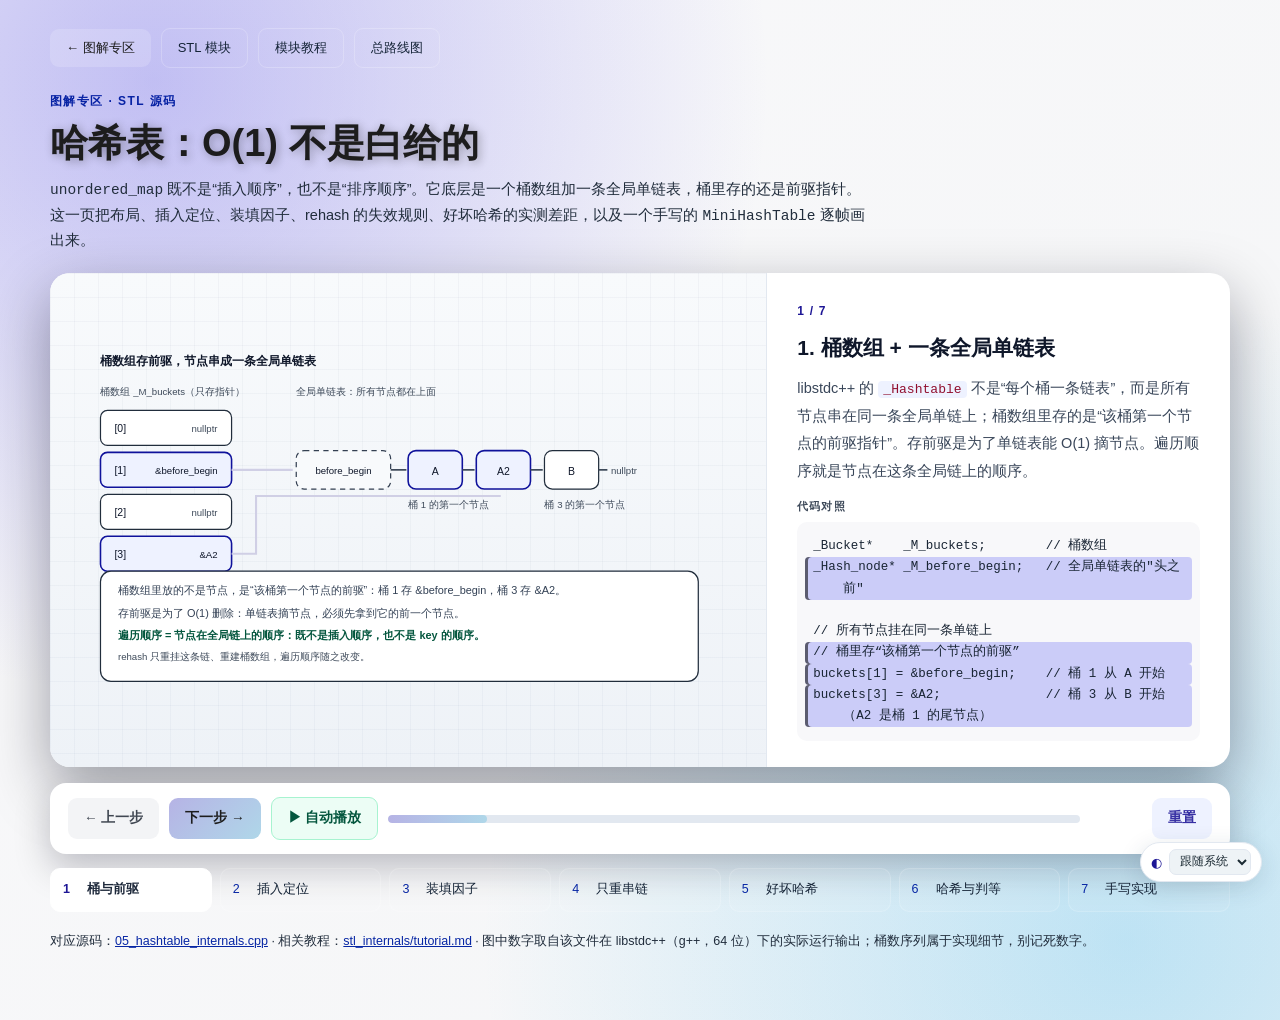
<file: visuals/hash_table.html>
<!DOCTYPE html>
<html lang="zh-CN">
<head>
<meta charset="UTF-8">
<meta name="viewport" content="width=device-width, initial-scale=1.0">
<script>(function(){var d=document.documentElement,p="auto",t;try{p=localStorage.getItem("lh-theme")||"auto";}catch(e){}if(p!=="light"&&p!=="dark")p="auto";try{t=p==="auto"?(window.matchMedia&&matchMedia("(prefers-color-scheme: light)").matches?"light":"dark"):p;}catch(e){t="dark";}d.setAttribute("data-theme",t);d.setAttribute("data-theme-pref",p);})();</script>
<title>哈希表：O(1) 不是白给的 - C++ 图解</title>
<link rel="stylesheet" href="visual.css">
<link rel="stylesheet" href="../assets/theme.css">

<script src="../assets/theme.js" defer></script>
</head>
<body>
<div class="container">
  <div class="top-links">
    <a class="back-btn" href="index.html">← 图解专区</a>
    <a class="top-link" href="../stl_internals/index.html">STL 模块</a>
    <a class="top-link" href="../stl_internals/tutorial.md">模块教程</a>
    <a class="top-link" href="../index.html">总路线图</a>
  </div>

  <header class="page-head">
    <div class="kicker">图解专区 · STL 源码</div>
    <h1>哈希表：O(1) 不是白给的</h1>
    <p><code>unordered_map</code> 既不是“插入顺序”，也不是“排序顺序”。它底层是一个桶数组加一条全局单链表，桶里存的还是前驱指针。这一页把布局、插入定位、装填因子、rehash 的失效规则、好坏哈希的实测差距，以及一个手写的 <code>MiniHashTable</code> 逐帧画出来。</p>
  </header>

  <div class="viz-shell">
    <div class="stage" id="stage" aria-live="polite"></div>
    <aside class="side">
      <div class="step-index" id="counter">1 / 7</div>
      <h2 id="stepTitle"></h2>
      <p class="caption" id="caption" aria-live="polite"></p>
      <div class="code-wrap">
        <div class="code-label">代码对照</div>
        <pre class="code"><code id="code"></code></pre>
      </div>
    </aside>
  </div>

  <div class="controls">
    <button class="btn btn-ghost" id="prevBtn" type="button">← 上一步</button>
    <button class="btn btn-primary" id="nextBtn" type="button">下一步 →</button>
    <div class="progress"><i id="progressBar"></i></div>
    <span class="counter" id="stepCountLabel"></span>
    <button class="btn btn-ghost" id="resetBtn" type="button">重置</button>
  </div>

  <div class="step-nav" id="steps"></div>

  <p class="page-foot">
    对应源码：<a href="../stl_internals/05_hashtable_internals.cpp">05_hashtable_internals.cpp</a> ·
    相关教程：<a href="../stl_internals/tutorial.md">stl_internals/tutorial.md</a> ·
    图中数字取自该文件在 libstdc++（g++，64 位）下的实际运行输出；桶数序列属于实现细节，别记死数字。
  </p>
</div>

<script>
window.STEPS = [
  {
    nav: '桶与前驱',
    title: '1. 桶数组 + 一条全局单链表',
    caption: 'libstdc++ 的 <code>_Hashtable</code> 不是“每个桶一条链表”，而是所有节点串在同一条全局单链上；桶数组里存的是“该桶第一个节点的前驱指针”。存前驱是为了单链表能 O(1) 摘节点。遍历顺序就是节点在这条全局链上的顺序。',
    code: '_Bucket*    _M_buckets;        // 桶数组\n_Hash_node* _M_before_begin;   // 全局单链表的"头之前"\n\n// 所有节点挂在同一条单链上\n// 桶里存“该桶第一个节点的前驱”\nbuckets[1] = &before_begin;    // 桶 1 从 A 开始\nbuckets[3] = &A2;              // 桶 3 从 B 开始（A2 是桶 1 的尾节点）',
    highlight: [1, 4, 5, 6],
    stage: `
<svg viewBox="0 0 760 420" role="img" aria-label="桶数组存前驱指针，所有节点串在一条全局单链表上">
  <text x="28" y="32" class="svg-title">桶数组存前驱，节点串成一条全局单链表</text>

  <text x="28" y="66" class="svg-small">桶数组 _M_buckets（只存指针）</text>
  <text x="252" y="66" class="svg-small">全局单链表：所有节点都在上面</text>

  <rect x="28" y="84" width="150" height="40" rx="8" class="svg-box"/>
  <text x="44" y="109" class="svg-mono">[0]</text>
  <text x="162" y="109" text-anchor="end" class="svg-small">nullptr</text>

  <rect x="28" y="132" width="150" height="40" rx="8" class="svg-box-accent"/>
  <text x="44" y="157" class="svg-mono">[1]</text>
  <text x="162" y="157" text-anchor="end" class="svg-mono" style="font-size:11px">&amp;before_begin</text>

  <rect x="28" y="180" width="150" height="40" rx="8" class="svg-box"/>
  <text x="44" y="205" class="svg-mono">[2]</text>
  <text x="162" y="205" text-anchor="end" class="svg-small">nullptr</text>

  <rect x="28" y="228" width="150" height="40" rx="8" class="svg-box-accent"/>
  <text x="44" y="253" class="svg-mono">[3]</text>
  <text x="162" y="253" text-anchor="end" class="svg-mono" style="font-size:11px">&amp;A2</text>

  <rect x="252" y="130" width="108" height="44" rx="9" class="svg-box-ghost"/>
  <text x="306" y="157" text-anchor="middle" class="svg-mono" style="font-size:11px">before_begin</text>

  <rect x="380" y="130" width="62" height="44" rx="9" class="svg-box-accent"/>
  <text x="411" y="158" text-anchor="middle" class="svg-mono">A</text>

  <rect x="458" y="130" width="62" height="44" rx="9" class="svg-box-accent"/>
  <text x="489" y="158" text-anchor="middle" class="svg-mono">A2</text>

  <rect x="536" y="130" width="62" height="44" rx="9" class="svg-box"/>
  <text x="567" y="158" text-anchor="middle" class="svg-mono">B</text>

  <text x="612" y="157" class="svg-small">nullptr</text>

  <line x1="360" y1="152" x2="378" y2="152" class="svg-arrow"/>
  <line x1="442" y1="152" x2="456" y2="152" class="svg-arrow"/>
  <line x1="520" y1="152" x2="534" y2="152" class="svg-arrow"/>
  <line x1="598" y1="152" x2="608" y2="152" class="svg-arrow"/>

  <line x1="178" y1="152" x2="248" y2="152" class="svg-arrow-accent"/>
  <path d="M178 248 H 206 V 182 H 486" class="svg-arrow-accent"/>

  <text x="380" y="196" class="svg-small">桶 1 的第一个节点</text>
  <text x="536" y="196" class="svg-small">桶 3 的第一个节点</text>

  <rect x="28" y="268" width="684" height="126" rx="12" class="svg-box"/>
  <text x="48" y="294" class="svg-text">桶数组里放的不是节点，是“该桶第一个节点的前驱”：桶 1 存 &amp;before_begin，桶 3 存 &amp;A2。</text>
  <text x="48" y="320" class="svg-text">存前驱是为了 O(1) 删除：单链表摘节点，必须先拿到它的前一个节点。</text>
  <text x="48" y="346" class="svg-text svg-good-text">遍历顺序 = 节点在全局链上的顺序：既不是插入顺序，也不是 key 的顺序。</text>
  <text x="48" y="370" class="svg-small">rehash 只重挂这条链、重建桶数组，遍历顺序随之改变。</text>
</svg>
`
  },
  {
    nav: '插入定位',
    title: '2. 插入定位：哈希、取模、沿链查重',
    caption: '插入分三步：<code>hash(key)</code> 算出哈希值，对 <code>bucket_count</code> 取模得到桶号，再沿该桶的链逐个用 equal 比较。桶空直接插；全不相等就头插。图上 42 % 13 = 3，桶 3 已有 29、3、55，比较 3 次后插入。',
    code: 'size_t b = hash(key) % bucket_count;   // 1. 定位桶\n// 2. 沿桶链逐个比较\n//    命中 → 更新 value\n//    全不相等 → 头插进桶 b',
    highlight: [0],
    stage: `
<svg viewBox="0 0 760 420" role="img" aria-label="一次插入的定位路径：哈希、取模、沿桶链查重">
  <text x="28" y="32" class="svg-title">一次插入：hash 42 → 桶 3 → 沿链查重</text>

  <rect x="36" y="56" width="118" height="54" rx="10" class="svg-box"/>
  <text x="95" y="76" text-anchor="middle" class="svg-small">待插入 key</text>
  <text x="95" y="99" text-anchor="middle" class="svg-mono" style="font-size:16px">42</text>

  <line x1="154" y1="83" x2="178" y2="83" class="svg-arrow"/>

  <rect x="180" y="56" width="132" height="54" rx="10" class="svg-box"/>
  <text x="246" y="76" text-anchor="middle" class="svg-small">hash(key)</text>
  <text x="246" y="99" text-anchor="middle" class="svg-mono" style="font-size:16px">42</text>

  <line x1="312" y1="83" x2="336" y2="83" class="svg-arrow"/>

  <rect x="338" y="56" width="142" height="54" rx="10" class="svg-box-accent"/>
  <text x="409" y="76" text-anchor="middle" class="svg-small">42 % 13</text>
  <text x="409" y="99" text-anchor="middle" class="svg-mono" style="font-size:16px">= 3</text>

  <line x1="480" y1="83" x2="504" y2="83" class="svg-arrow"/>

  <rect x="506" y="56" width="118" height="54" rx="10" class="svg-box-accent"/>
  <text x="565" y="76" text-anchor="middle" class="svg-small">桶号</text>
  <text x="565" y="99" text-anchor="middle" class="svg-mono" style="font-size:16px">3</text>

  <text x="640" y="78" class="svg-small">13 =</text>
  <text x="640" y="98" class="svg-small">bucket_count</text>

  <text x="28" y="146" class="svg-small">桶数组：13 个桶，这里只画 0..4</text>

  <rect x="28" y="158" width="150" height="32" rx="7" class="svg-box"/>
  <text x="44" y="179" class="svg-mono">[0]</text>
  <text x="162" y="179" text-anchor="end" class="svg-small">空</text>

  <rect x="28" y="196" width="150" height="32" rx="7" class="svg-box"/>
  <text x="44" y="217" class="svg-mono">[1]</text>
  <text x="162" y="217" text-anchor="end" class="svg-small">空</text>

  <rect x="28" y="234" width="150" height="32" rx="7" class="svg-box"/>
  <text x="44" y="255" class="svg-mono">[2]</text>
  <text x="162" y="255" text-anchor="end" class="svg-small">空</text>

  <rect x="28" y="272" width="150" height="32" rx="7" class="svg-box-accent"/>
  <text x="44" y="293" class="svg-mono">[3]</text>
  <text x="162" y="293" text-anchor="end" class="svg-small">3 个节点</text>

  <rect x="28" y="310" width="150" height="32" rx="7" class="svg-box"/>
  <text x="44" y="331" class="svg-mono">[4]</text>
  <text x="162" y="331" text-anchor="end" class="svg-small">空</text>

  <line x1="178" y1="288" x2="286" y2="288" class="svg-arrow-accent"/>

  <text x="292" y="234" class="svg-small">bucket 3 的桶链</text>

  <rect x="292" y="266" width="80" height="44" rx="9" class="svg-box"/>
  <text x="332" y="293" text-anchor="middle" class="svg-mono">29</text>

  <rect x="386" y="266" width="80" height="44" rx="9" class="svg-box"/>
  <text x="426" y="293" text-anchor="middle" class="svg-mono">3</text>

  <rect x="480" y="266" width="80" height="44" rx="9" class="svg-box"/>
  <text x="520" y="293" text-anchor="middle" class="svg-mono">55</text>

  <line x1="372" y1="288" x2="384" y2="288" class="svg-arrow"/>
  <line x1="466" y1="288" x2="478" y2="288" class="svg-arrow"/>
  <line x1="560" y1="288" x2="570" y2="288" class="svg-arrow"/>

  <text x="576" y="293" class="svg-small">nullptr</text>

  <text x="332" y="256" text-anchor="middle" class="svg-small svg-bad-text">① 29 ≠ 42</text>
  <text x="426" y="256" text-anchor="middle" class="svg-small svg-bad-text">② 3 ≠ 42</text>
  <text x="520" y="256" text-anchor="middle" class="svg-small svg-bad-text">③ 55 ≠ 42</text>

  <rect x="28" y="350" width="684" height="44" rx="10" class="svg-box-good"/>
  <text x="48" y="378" class="svg-text">比较 3 次都不等于 42 → 头插到桶 3；桶如果是空的，一次比较都不用做。</text>
</svg>
`
  },
  {
    nav: '装填因子',
    title: '3. 装填因子 1.0，桶数走质数序列',
    caption: '装填因子 <code>load_factor = size / bucket_count</code>，默认上限 <code>max_load_factor = 1.0</code>。实测桶数 1 → 13 → 29 → 59 → 127，只在第 1、14、30、60 个插入时变化；桶数取质数，让取模分布更均匀。知道要装多少元素就先 <code>reserve</code>，可以一次 rehash 都不发生。',
    code: 'unordered_map<int, int> m;\n// 默认 bucket_count=1，max_load_factor=1.0\nfor (int i = 1; i <= 100; ++i) {\n    m[i] = i;    // size 超过 bucket_count * 1.0 就 rehash\n}\n// 实测桶数：1 → 13 → 29 → 59 → 127',
    highlight: [3, 5],
    stage: `
<svg viewBox="0 0 760 420" role="img" aria-label="装填因子与桶数增长序列 13 29 59 127">
  <text x="28" y="32" class="svg-title">装填因子上限 1.0：桶数只在这 4 个时刻变化</text>

  <rect x="28" y="52" width="330" height="88" rx="12" class="svg-box-accent"/>
  <text x="46" y="78" class="svg-mono">load_factor = size / bucket_count</text>
  <text x="46" y="104" class="svg-small">max_load_factor 默认 1.0</text>
  <text x="46" y="126" class="svg-small">默认构造：bucket_count = 1</text>

  <rect x="374" y="52" width="338" height="88" rx="12" class="svg-box"/>
  <text x="392" y="78" class="svg-text">reserve(100) 后：bucket_count = 103</text>
  <text x="392" y="104" class="svg-small">再插入 100 个元素，load = 0.971</text>
  <text x="392" y="126" class="svg-small">整个插入过程一次 rehash 都没发生</text>

  <text x="28" y="168" class="svg-small">实测：插入 1..100，只有这 4 次桶数发生变化</text>

  <rect x="28" y="182" width="156" height="124" rx="10" class="svg-box"/>
  <text x="106" y="208" text-anchor="middle" class="svg-small">bucket_count</text>
  <text x="106" y="242" text-anchor="middle" class="svg-mono" style="font-size:26px">13</text>
  <text x="106" y="268" text-anchor="middle" class="svg-small">插入第 1 个后</text>
  <text x="106" y="290" text-anchor="middle" class="svg-small">size=1 · load=0.077</text>

  <rect x="206" y="182" width="156" height="124" rx="10" class="svg-box"/>
  <text x="284" y="208" text-anchor="middle" class="svg-small">bucket_count</text>
  <text x="284" y="242" text-anchor="middle" class="svg-mono" style="font-size:26px">29</text>
  <text x="284" y="268" text-anchor="middle" class="svg-small">插入第 14 个后</text>
  <text x="284" y="290" text-anchor="middle" class="svg-small">size=14 · load=0.483</text>

  <rect x="384" y="182" width="156" height="124" rx="10" class="svg-box"/>
  <text x="462" y="208" text-anchor="middle" class="svg-small">bucket_count</text>
  <text x="462" y="242" text-anchor="middle" class="svg-mono" style="font-size:26px">59</text>
  <text x="462" y="268" text-anchor="middle" class="svg-small">插入第 30 个后</text>
  <text x="462" y="290" text-anchor="middle" class="svg-small">size=30 · load=0.508</text>

  <rect x="562" y="182" width="156" height="124" rx="10" class="svg-box"/>
  <text x="640" y="208" text-anchor="middle" class="svg-small">bucket_count</text>
  <text x="640" y="242" text-anchor="middle" class="svg-mono" style="font-size:26px">127</text>
  <text x="640" y="268" text-anchor="middle" class="svg-small">插入第 60 个后</text>
  <text x="640" y="290" text-anchor="middle" class="svg-small">size=60 · load=0.472</text>

  <line x1="184" y1="244" x2="204" y2="244" class="svg-arrow-accent"/>
  <line x1="362" y1="244" x2="382" y2="244" class="svg-arrow-accent"/>
  <line x1="540" y1="244" x2="560" y2="244" class="svg-arrow-accent"/>

  <rect x="28" y="322" width="684" height="76" rx="10" class="svg-box-warn"/>
  <text x="48" y="348" class="svg-text">触发时机：size 超过 bucket_count × max_load_factor（默认 1.0）就 rehash。</text>
  <text x="48" y="374" class="svg-small">第 14 个插入时 14 &gt; 13；第 30 个时 30 &gt; 29；桶数取质数，hash % bucket_count 分布更均匀。</text>
</svg>
`
  },
  {
    nav: '只重串链',
    title: '4. rehash：只重串链，节点不搬家',
    caption: 'rehash 重建桶数组、重写 next 指针，节点本身不搬家：<code>&amp;m[70]</code> 前后相同，引用还能用。但标准规定 rehash 后迭代器全部失效——链的位置被重排，旧迭代器可能指向错误的邻居。对比 vector 扩容：那边是地址真的变了。',
    code: 'auto it = m.find(70);\nint& ref = m[70];\n\nm.rehash(0);          // 缩到刚好装下当前元素\n// bucket_count：13 → 11\n// &m[70] 不变，ref 仍然有效\n// it 失效：链被重排，邻居换了',
    highlight: [3, 4, 5, 6],
    stage: `
<svg viewBox="0 0 760 420" role="img" aria-label="rehash 前后桶数组从 13 变 11，节点 70 地址不变">
  <text x="28" y="32" class="svg-title">rehash：只重写 next，节点地址不动</text>

  <rect x="28" y="50" width="305" height="196" rx="12" class="svg-field"/>
  <text x="44" y="74" class="svg-small">rehash 前：bucket_count = 13</text>

  <rect x="44" y="92" width="20" height="24" class="svg-box"/>
  <rect x="66" y="92" width="20" height="24" class="svg-box"/>
  <rect x="88" y="92" width="20" height="24" class="svg-box"/>
  <rect x="110" y="92" width="20" height="24" class="svg-box"/>
  <rect x="132" y="92" width="20" height="24" class="svg-box"/>
  <rect x="154" y="92" width="20" height="24" class="svg-box-accent"/>
  <rect x="176" y="92" width="20" height="24" class="svg-box"/>
  <rect x="198" y="92" width="20" height="24" class="svg-box"/>
  <rect x="220" y="92" width="20" height="24" class="svg-box"/>
  <rect x="242" y="92" width="20" height="24" class="svg-box"/>
  <rect x="264" y="92" width="20" height="24" class="svg-box"/>
  <rect x="286" y="92" width="20" height="24" class="svg-box"/>
  <rect x="308" y="92" width="20" height="24" class="svg-box"/>

  <text x="44" y="132" class="svg-small">bucket 5 收着 key=70</text>

  <line x1="164" y1="116" x2="164" y2="140" class="svg-arrow-accent"/>

  <rect x="130" y="142" width="68" height="38" rx="9" class="svg-box-accent"/>
  <text x="164" y="167" text-anchor="middle" class="svg-mono">70</text>

  <line x1="198" y1="161" x2="224" y2="161" class="svg-arrow"/>
  <text x="230" y="165" class="svg-small">nullptr</text>

  <text x="164" y="196" text-anchor="middle" class="svg-small">地址 0x...e2c</text>

  <text x="44" y="222" class="svg-small">遍历：90 80 70 60 50 40 30 20 10 0</text>

  <text x="380" y="132" text-anchor="middle" class="svg-small">rehash(0)</text>
  <line x1="336" y1="170" x2="424" y2="170" class="svg-arrow-accent"/>

  <rect x="427" y="50" width="305" height="196" rx="12" class="svg-field"/>
  <text x="443" y="74" class="svg-small">rehash(0) 后：bucket_count = 11</text>

  <rect x="443" y="92" width="20" height="24" class="svg-box"/>
  <rect x="465" y="92" width="20" height="24" class="svg-box"/>
  <rect x="487" y="92" width="20" height="24" class="svg-box"/>
  <rect x="509" y="92" width="20" height="24" class="svg-box"/>
  <rect x="531" y="92" width="20" height="24" class="svg-box-accent"/>
  <rect x="553" y="92" width="20" height="24" class="svg-box"/>
  <rect x="575" y="92" width="20" height="24" class="svg-box"/>
  <rect x="597" y="92" width="20" height="24" class="svg-box"/>
  <rect x="619" y="92" width="20" height="24" class="svg-box"/>
  <rect x="641" y="92" width="20" height="24" class="svg-box"/>
  <rect x="663" y="92" width="20" height="24" class="svg-box"/>

  <text x="443" y="132" class="svg-small">bucket 4 收着 key=70</text>

  <line x1="541" y1="116" x2="541" y2="140" class="svg-arrow-accent"/>

  <rect x="507" y="142" width="68" height="38" rx="9" class="svg-box-accent"/>
  <text x="541" y="167" text-anchor="middle" class="svg-mono">70</text>

  <line x1="575" y1="161" x2="600" y2="161" class="svg-arrow"/>
  <text x="606" y="165" class="svg-small">nullptr</text>

  <text x="541" y="196" text-anchor="middle" class="svg-small">同一地址，未变</text>

  <text x="443" y="222" class="svg-small">遍历：0 10 20 30 40 50 60 70 80 90</text>

  <rect x="28" y="268" width="684" height="128" rx="12" class="svg-box"/>
  <text x="48" y="294" class="svg-title">同一个节点、同一个地址，不同的邻居</text>
  <text x="48" y="320" class="svg-text">节点没搬家：引用和指针仍然有效，rehash 后 &amp;m[70] 与之前完全相同。</text>
  <text x="48" y="346" class="svg-text svg-bad-text">但迭代器全部失效：链被重排，旧迭代器可能指向错误的邻居。</text>
  <text x="48" y="372" class="svg-small">对比 vector 扩容：指针、引用、迭代器全废，因为元素真的搬家了。</text>
</svg>
`
  },
  {
    nav: '好坏哈希',
    title: '5. 好哈希与坏哈希：1 个节点 vs 100 个',
    caption: '100 个 key 进同一个 <code>unordered_map</code>：好哈希每个桶一个节点，最长链 1，查 <code>find(99)</code> 只要 1 次比较；坏哈希全挤进 bucket 0，链长 100，查最早插入的 <code>find(0)</code> 要 58 次，查不存在的 key 要扫完 100 个节点。O(1) 是前提，不是保证。',
    code: 'struct ConstHash {\n    size_t operator()(int) const { return 0; }\n};\n// 100 个 key 全部落进 bucket 0\n// 最长桶链 = 100 个节点\n// find(0) 比较 58 次；find(101) 比较 100 次',
    highlight: [1, 3, 4, 5],
    stage: `
<svg viewBox="0 0 760 420" role="img" aria-label="好哈希每条桶链一个节点，坏哈希一百个节点挤在 bucket 0">
  <text x="28" y="32" class="svg-title">同是 100 个 key：好哈希链长 1，坏哈希链长 100</text>

  <rect x="28" y="50" width="340" height="252" rx="12" class="svg-field"/>
  <text x="44" y="74" class="svg-text svg-good-text">好哈希：std::hash&lt;int&gt;</text>
  <text x="44" y="98" class="svg-small">bucket_count=127，load=0.787，最长链=1</text>

  <rect x="44" y="116" width="80" height="32" rx="7" class="svg-box"/>
  <text x="84" y="137" text-anchor="middle" class="svg-mono">[99]</text>
  <rect x="160" y="116" width="64" height="32" rx="7" class="svg-box-accent"/>
  <text x="192" y="137" text-anchor="middle" class="svg-mono">99</text>
  <line x1="124" y1="132" x2="158" y2="132" class="svg-arrow"/>

  <rect x="44" y="158" width="80" height="32" rx="7" class="svg-box"/>
  <text x="84" y="179" text-anchor="middle" class="svg-mono">[100]</text>
  <rect x="160" y="158" width="64" height="32" rx="7" class="svg-box-accent"/>
  <text x="192" y="179" text-anchor="middle" class="svg-mono">100</text>
  <line x1="124" y1="174" x2="158" y2="174" class="svg-arrow"/>

  <rect x="44" y="200" width="80" height="32" rx="7" class="svg-box"/>
  <text x="84" y="221" text-anchor="middle" class="svg-mono">[101]</text>
  <text x="160" y="221" class="svg-small">nullptr（空桶）</text>

  <text x="44" y="256" class="svg-small">find(99) → 1 次比较（第一个就是）</text>
  <text x="44" y="278" class="svg-small">find(101) → 0 次比较（桶是空的）</text>

  <rect x="392" y="50" width="340" height="252" rx="12" class="svg-field"/>
  <text x="408" y="74" class="svg-text svg-bad-text">坏哈希：所有 key 都返回 0</text>
  <text x="408" y="98" class="svg-small">bucket_count=127，load=0.787，最长链=100</text>

  <rect x="408" y="112" width="76" height="30" rx="7" class="svg-box-bad"/>
  <text x="446" y="132" text-anchor="middle" class="svg-mono">[0]</text>
  <rect x="492" y="112" width="56" height="30" rx="7" class="svg-box-ghost"/>
  <text x="520" y="132" text-anchor="middle" class="svg-mono">[1]</text>
  <rect x="552" y="112" width="56" height="30" rx="7" class="svg-box-ghost"/>
  <text x="580" y="132" text-anchor="middle" class="svg-mono">[2]</text>
  <text x="616" y="132" class="svg-small">其余全空</text>

  <line x1="446" y1="142" x2="446" y2="166" class="svg-arrow-bad"/>

  <rect x="411" y="168" width="70" height="28" rx="7" class="svg-box-bad"/>
  <text x="446" y="187" text-anchor="middle" class="svg-mono">99</text>

  <rect x="411" y="208" width="70" height="28" rx="7" class="svg-box-bad"/>
  <text x="446" y="227" text-anchor="middle" class="svg-mono">98</text>

  <rect x="411" y="248" width="70" height="28" rx="7" class="svg-box-bad"/>
  <text x="446" y="267" text-anchor="middle" class="svg-mono">0</text>

  <line x1="446" y1="196" x2="446" y2="206" class="svg-arrow-bad"/>
  <line x1="446" y1="236" x2="446" y2="246" class="svg-arrow-bad"/>

  <text x="490" y="190" class="svg-small">链头：find(99) 1 次</text>
  <text x="490" y="228" class="svg-small">中间省略 96 个节点</text>
  <text x="490" y="268" class="svg-small">链尾：走到这里 58 次</text>

  <text x="408" y="292" class="svg-small">find(101) → 100 次（不存在，扫完整条链）</text>

  <rect x="28" y="312" width="684" height="86" rx="10" class="svg-box"/>
  <text x="48" y="338" class="svg-text">好哈希：每个 key 一个桶，链长 1，O(1) 名副其实。</text>
  <text x="48" y="362" class="svg-text svg-bad-text">坏哈希：全挤在 bucket 0，链长 100，O(1) 退化成 O(n)。</text>
  <text x="48" y="384" class="svg-small">哈希质量直接决定桶链长度：自定义 key 别只返回某个字段的低几位。</text>
</svg>
`
  },
  {
    nav: '哈希与判等',
    title: '6. 自定义 hash 与 equal：各管一件事',
    caption: '自定义 <code>hash</code> 只负责算桶号，<code>equal</code> 只负责桶内判等。插入 10 个单词：hash 10 次、equal 0 次（都落进空桶）；再查命中 kiwi、未命中 mango：hash 2 次、equal 1 次。相等必然同哈希——否则 equal 说相等，hash 却把它们分到两个桶。',
    code: 'unordered_map<string, int, StringHash, StringEqual> m;\nm.reserve(32);\nfor (size_t i = 0; i < words.size(); ++i) m[words[i]] = int(i);\n// 插入 10 个：hash 10 次，equal 0 次\nm.find("kiwi");    // 命中：equal 1 次\nm.find("mango");   // 未命中：落在空桶，0 次\n// 共 hash 2 次，equal 1 次',
    highlight: [3, 4, 5, 6],
    stage: `
<svg viewBox="0 0 760 420" role="img" aria-label="hash 决定桶，equal 决定是不是同一个 key">
  <text x="28" y="32" class="svg-title">hash 决定去哪个桶，equal 决定是不是同一个 key</text>

  <rect x="36" y="56" width="108" height="52" rx="10" class="svg-box"/>
  <text x="90" y="76" text-anchor="middle" class="svg-small">待查 key</text>
  <text x="90" y="98" text-anchor="middle" class="svg-mono">kiwi</text>

  <line x1="144" y1="82" x2="166" y2="82" class="svg-arrow"/>

  <rect x="168" y="56" width="128" height="52" rx="10" class="svg-box-accent"/>
  <text x="232" y="76" text-anchor="middle" class="svg-small">hash(kiwi)</text>
  <text x="232" y="98" text-anchor="middle" class="svg-mono">算一次</text>

  <line x1="296" y1="82" x2="318" y2="82" class="svg-arrow"/>

  <rect x="320" y="56" width="118" height="52" rx="10" class="svg-box-accent"/>
  <text x="379" y="76" text-anchor="middle" class="svg-small">取模定位</text>
  <text x="379" y="98" text-anchor="middle" class="svg-mono">桶 7</text>

  <line x1="438" y1="82" x2="460" y2="82" class="svg-arrow"/>

  <rect x="462" y="56" width="150" height="52" rx="10" class="svg-box"/>
  <text x="537" y="76" text-anchor="middle" class="svg-small">桶 7 的链</text>
  <text x="537" y="98" text-anchor="middle" class="svg-mono">逐个 equal</text>

  <text x="628" y="78" class="svg-small">hash 只到桶这一层</text>
  <text x="628" y="100" class="svg-small">equal 才认出 key</text>

  <rect x="28" y="128" width="340" height="168" rx="12" class="svg-field"/>
  <text x="44" y="152" class="svg-text">hash：每个 key 算一次</text>

  <rect x="44" y="168" width="70" height="30" rx="7" class="svg-box"/>
  <text x="79" y="188" text-anchor="middle" class="svg-mono">[5]</text>
  <text x="126" y="188" class="svg-small">空</text>

  <rect x="44" y="204" width="70" height="30" rx="7" class="svg-box"/>
  <text x="79" y="224" text-anchor="middle" class="svg-mono">[6]</text>
  <text x="126" y="224" class="svg-small">空</text>

  <rect x="44" y="240" width="70" height="30" rx="7" class="svg-box-accent"/>
  <text x="79" y="260" text-anchor="middle" class="svg-mono">[7]</text>
  <text x="126" y="260" class="svg-small">kiwi 落在这里</text>

  <text x="44" y="284" class="svg-small">hash 值只用来算桶号</text>

  <rect x="392" y="128" width="340" height="168" rx="12" class="svg-field"/>
  <text x="408" y="152" class="svg-text">equal：只在桶里逐个比</text>

  <rect x="408" y="168" width="84" height="32" rx="7" class="svg-box-accent"/>
  <text x="450" y="189" text-anchor="middle" class="svg-mono">kiwi</text>
  <line x1="492" y1="184" x2="508" y2="184" class="svg-arrow"/>
  <text x="514" y="189" class="svg-small">nullptr</text>

  <text x="408" y="226" class="svg-text">kiwi 是桶头：1 次 equal 命中就停。</text>
  <text x="408" y="250" class="svg-text">mango 落在空桶：0 次 equal。</text>
  <text x="408" y="274" class="svg-small">落在有节点的桶，就要把整条桶链走完。</text>

  <rect x="28" y="310" width="684" height="88" rx="10" class="svg-box-good"/>
  <text x="48" y="336" class="svg-text">插入 10 个单词：hash 调用 10 次，equal 调用 0 次（每个 key 都落进空桶）。</text>
  <text x="48" y="362" class="svg-text">再查命中 kiwi、未命中 mango：hash 调用 2 次，equal 调用 1 次。</text>
  <text x="48" y="384" class="svg-small">相等的 key 必须同哈希：否则 equal 说相等，hash 却把它们分到两个桶，永远找不到。</text>
</svg>
`
  },
  {
    nav: '手写实现',
    title: '7. 手写 MiniHashTable：把骨架跑通一遍',
    caption: 'MiniHashTable 用桶数组存头下标、节点池存 next 下标，插入时先查重再头插，装填因子超过 1.0 就 rehash 到 <code>4×2+1=9</code>。最终 8 个节点、9 个桶，10 和 12 分别撞进桶 1、桶 3。真实实现只多两样：桶里存前驱、节点由分配器管。',
    code: 'void insert(int key, int value) {\n    int& head = buckets_[bucketOf(key)];\n    // 先查重，再头插\n    pool_.push_back({key, value, head});\n    head = pool_.size() - 1;\n    if (loadFactor() > 1.0)\n        rehash(buckets_.size() * 2 + 1);\n}',
    highlight: [3, 4, 5, 6],
    stage: `
<svg viewBox="0 0 760 420" role="img" aria-label="MiniHashTable 最终的 9 桶布局与碰撞链">
  <text x="28" y="32" class="svg-title">MiniHashTable：9 个桶，8 个节点，load 0.89</text>

  <text x="28" y="64" class="svg-small">最终桶布局：size=8，bucket_count=9，load_factor=0.89</text>

  <rect x="60" y="80" width="90" height="26" rx="6" class="svg-box"/>
  <text x="76" y="98" class="svg-mono">[0]</text>
  <text x="142" y="98" text-anchor="end" class="svg-small">空</text>

  <rect x="60" y="110" width="90" height="26" rx="6" class="svg-box-accent"/>
  <text x="76" y="128" class="svg-mono">[1]</text>
  <rect x="206" y="110" width="60" height="26" rx="6" class="svg-box-accent"/>
  <text x="236" y="128" text-anchor="middle" class="svg-mono">10</text>
  <rect x="306" y="110" width="60" height="26" rx="6" class="svg-box"/>
  <text x="336" y="128" text-anchor="middle" class="svg-mono">1</text>
  <line x1="150" y1="123" x2="204" y2="123" class="svg-arrow-accent"/>
  <line x1="266" y1="123" x2="304" y2="123" class="svg-arrow"/>
  <text x="374" y="128" class="svg-small">nullptr</text>

  <rect x="60" y="140" width="90" height="26" rx="6" class="svg-box"/>
  <text x="76" y="158" class="svg-mono">[2]</text>
  <rect x="206" y="140" width="60" height="26" rx="6" class="svg-box"/>
  <text x="236" y="158" text-anchor="middle" class="svg-mono">2</text>
  <line x1="150" y1="153" x2="204" y2="153" class="svg-arrow"/>
  <text x="274" y="158" class="svg-small">nullptr</text>

  <rect x="60" y="170" width="90" height="26" rx="6" class="svg-box-accent"/>
  <text x="76" y="188" class="svg-mono">[3]</text>
  <rect x="206" y="170" width="60" height="26" rx="6" class="svg-box-accent"/>
  <text x="236" y="188" text-anchor="middle" class="svg-mono">12</text>
  <rect x="306" y="170" width="60" height="26" rx="6" class="svg-box"/>
  <text x="336" y="188" text-anchor="middle" class="svg-mono">3</text>
  <line x1="150" y1="183" x2="204" y2="183" class="svg-arrow-accent"/>
  <line x1="266" y1="183" x2="304" y2="183" class="svg-arrow"/>
  <text x="374" y="188" class="svg-small">nullptr</text>

  <rect x="60" y="200" width="90" height="26" rx="6" class="svg-box"/>
  <text x="76" y="218" class="svg-mono">[4]</text>
  <rect x="206" y="200" width="60" height="26" rx="6" class="svg-box"/>
  <text x="236" y="218" text-anchor="middle" class="svg-mono">4</text>
  <line x1="150" y1="213" x2="204" y2="213" class="svg-arrow"/>
  <text x="274" y="218" class="svg-small">nullptr</text>

  <rect x="60" y="230" width="90" height="26" rx="6" class="svg-box"/>
  <text x="76" y="248" class="svg-mono">[5]</text>
  <rect x="206" y="230" width="60" height="26" rx="6" class="svg-box"/>
  <text x="236" y="248" text-anchor="middle" class="svg-mono">5</text>
  <line x1="150" y1="243" x2="204" y2="243" class="svg-arrow"/>
  <text x="274" y="248" class="svg-small">nullptr</text>

  <rect x="60" y="260" width="90" height="26" rx="6" class="svg-box"/>
  <text x="76" y="278" class="svg-mono">[6]</text>
  <rect x="206" y="260" width="60" height="26" rx="6" class="svg-box"/>
  <text x="236" y="278" text-anchor="middle" class="svg-mono">6</text>
  <line x1="150" y1="273" x2="204" y2="273" class="svg-arrow"/>
  <text x="274" y="278" class="svg-small">nullptr</text>

  <rect x="60" y="290" width="90" height="26" rx="6" class="svg-box"/>
  <text x="76" y="308" class="svg-mono">[7]</text>
  <text x="142" y="308" text-anchor="end" class="svg-small">空</text>

  <rect x="60" y="320" width="90" height="26" rx="6" class="svg-box"/>
  <text x="76" y="338" class="svg-mono">[8]</text>
  <text x="142" y="338" text-anchor="end" class="svg-small">空</text>

  <rect x="430" y="60" width="302" height="300" rx="12" class="svg-field"/>
  <text x="448" y="84" class="svg-title">关键数字</text>
  <text x="448" y="112" class="svg-small">第 5 次插入：size=5 &gt; 4×1.0</text>
  <text x="448" y="134" class="svg-small">→ rehash(4×2+1) = 9 个桶</text>
  <text x="448" y="160" class="svg-small">10 % 9 = 1，12 % 9 = 3</text>
  <text x="448" y="182" class="svg-small">→ 和 1、3 撞到同一个桶</text>
  <text x="448" y="208" class="svg-small">find(3) → 30</text>
  <text x="448" y="230" class="svg-small">find(99) → 未找到</text>
  <text x="448" y="256" class="svg-small">buckets_ 存头下标，-1 是链尾</text>
  <text x="448" y="278" class="svg-small">节点池用 vector，存 next 下标</text>
  <text x="448" y="300" class="svg-small">rehash 时下标不变 ≈ 地址不变</text>
  <text x="448" y="332" class="svg-small">真实实现差两处：</text>
  <text x="448" y="352" class="svg-small">桶里存前驱；节点由分配器管</text>

  <text x="28" y="388" class="svg-small">桶数组是索引，链表是 collision 的兜底；骨架和 libstdc++ 一样，差在“前驱指针”和节点分配器。</text>
</svg>
`
  }
];
</script>
<script src="visual.js"></script>
</body>
</html>
</file>
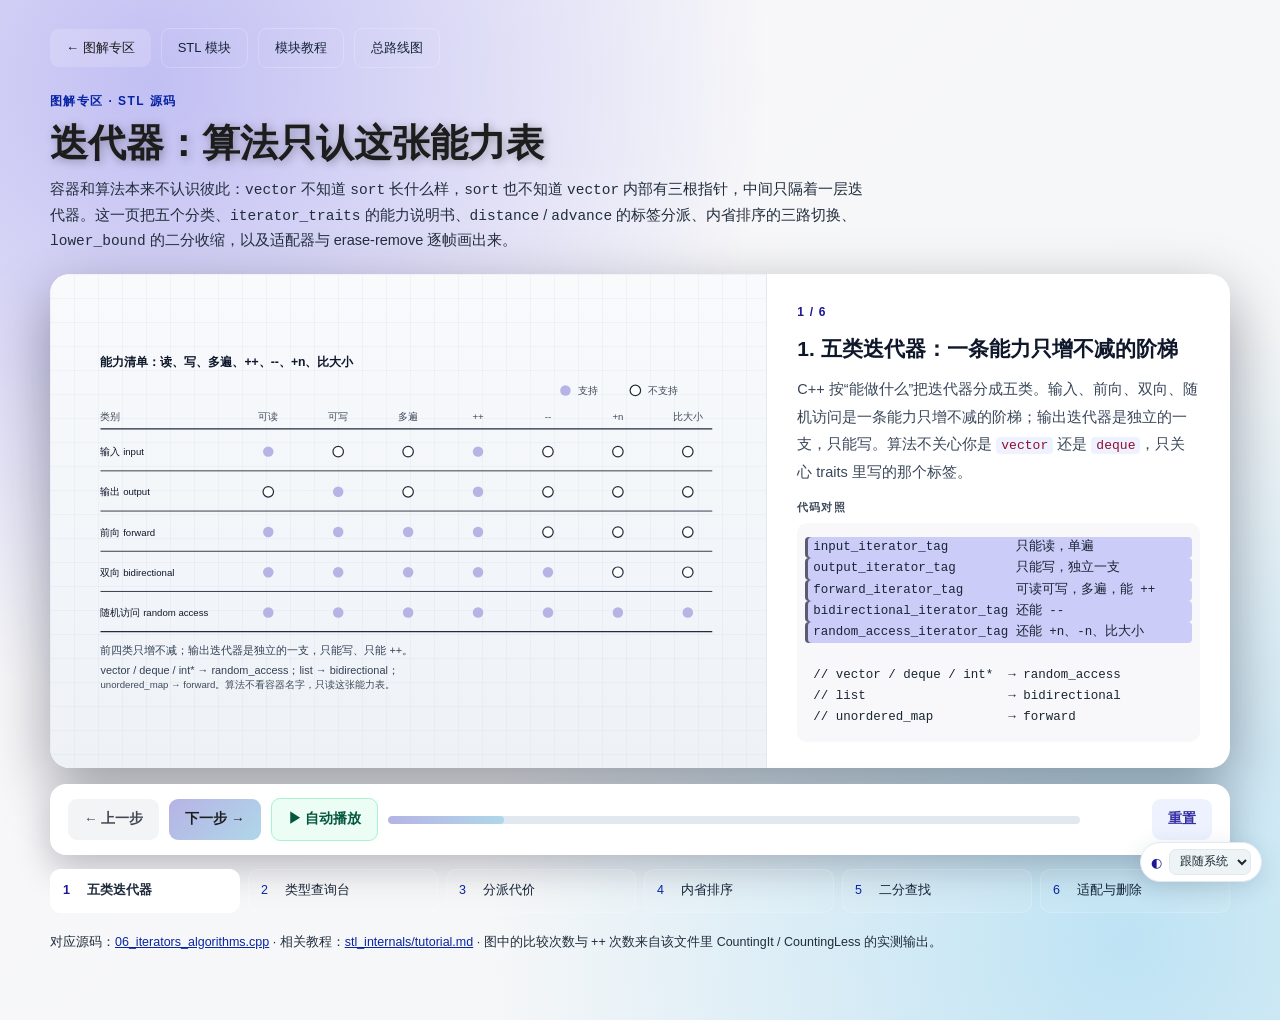
<file: visuals/iterators.html>
<!DOCTYPE html>
<html lang="zh-CN">
<head>
<meta charset="UTF-8">
<meta name="viewport" content="width=device-width, initial-scale=1.0">
<script>(function(){var d=document.documentElement,p="auto",t;try{p=localStorage.getItem("lh-theme")||"auto";}catch(e){}if(p!=="light"&&p!=="dark")p="auto";try{t=p==="auto"?(window.matchMedia&&matchMedia("(prefers-color-scheme: light)").matches?"light":"dark"):p;}catch(e){t="dark";}d.setAttribute("data-theme",t);d.setAttribute("data-theme-pref",p);})();</script>
<title>迭代器：算法只认这张能力表 - C++ 图解</title>
<link rel="stylesheet" href="visual.css">
<link rel="stylesheet" href="../assets/theme.css">

<script src="../assets/theme.js" defer></script>
</head>
<body>
<div class="container">
  <div class="top-links">
    <a class="back-btn" href="index.html">← 图解专区</a>
    <a class="top-link" href="../stl_internals/index.html">STL 模块</a>
    <a class="top-link" href="../stl_internals/tutorial.md">模块教程</a>
    <a class="top-link" href="../index.html">总路线图</a>
  </div>

  <header class="page-head">
    <div class="kicker">图解专区 · STL 源码</div>
    <h1>迭代器：算法只认这张能力表</h1>
    <p>容器和算法本来不认识彼此：<code>vector</code> 不知道 <code>sort</code> 长什么样，<code>sort</code> 也不知道 <code>vector</code> 内部有三根指针，中间只隔着一层迭代器。这一页把五个分类、<code>iterator_traits</code> 的能力说明书、<code>distance</code> / <code>advance</code> 的标签分派、内省排序的三路切换、<code>lower_bound</code> 的二分收缩，以及适配器与 erase-remove 逐帧画出来。</p>
  </header>

  <div class="viz-shell">
    <div class="stage" id="stage" aria-live="polite"></div>
    <aside class="side">
      <div class="step-index" id="counter">1 / 6</div>
      <h2 id="stepTitle"></h2>
      <p class="caption" id="caption" aria-live="polite"></p>
      <div class="code-wrap">
        <div class="code-label">代码对照</div>
        <pre class="code"><code id="code"></code></pre>
      </div>
    </aside>
  </div>

  <div class="controls">
    <button class="btn btn-ghost" id="prevBtn" type="button">← 上一步</button>
    <button class="btn btn-primary" id="nextBtn" type="button">下一步 →</button>
    <div class="progress"><i id="progressBar"></i></div>
    <span class="counter" id="stepCountLabel"></span>
    <button class="btn btn-ghost" id="resetBtn" type="button">重置</button>
  </div>

  <div class="step-nav" id="steps"></div>

  <p class="page-foot">
    对应源码：<a href="../stl_internals/06_iterators_algorithms.cpp">06_iterators_algorithms.cpp</a> ·
    相关教程：<a href="../stl_internals/tutorial.md">stl_internals/tutorial.md</a> ·
    图中的比较次数与 ++ 次数来自该文件里 CountingIt / CountingLess 的实测输出。
  </p>
</div>

<script>
window.STEPS = [
  {
    nav: '五类迭代器',
    title: '1. 五类迭代器：一条能力只增不减的阶梯',
    caption: 'C++ 按“能做什么”把迭代器分成五类。输入、前向、双向、随机访问是一条能力只增不减的阶梯；输出迭代器是独立的一支，只能写。算法不关心你是 <code>vector</code> 还是 <code>deque</code>，只关心 traits 里写的那个标签。',
    code: 'input_iterator_tag         只能读，单遍\noutput_iterator_tag        只能写，独立一支\nforward_iterator_tag       可读可写，多遍，能 ++\nbidirectional_iterator_tag 还能 --\nrandom_access_iterator_tag 还能 +n、-n、比大小\n\n// vector / deque / int*  → random_access\n// list                   → bidirectional\n// unordered_map          → forward',
    highlight: [0, 1, 2, 3, 4],
    stage: `
<svg viewBox="0 0 760 420" role="img" aria-label="五类迭代器的能力对照表">
  <text x="28" y="32" class="svg-title">能力清单：读、写、多遍、++、--、+n、比大小</text>

  <circle cx="560" cy="60" r="6" class="svg-dot"/>
  <text x="574" y="64" class="svg-small">支持</text>
  <circle cx="640" cy="60" r="6" class="svg-box"/>
  <text x="654" y="64" class="svg-small">不支持</text>

  <text x="28" y="94" class="svg-small">类别</text>
  <text x="220" y="94" text-anchor="middle" class="svg-small">可读</text>
  <text x="300" y="94" text-anchor="middle" class="svg-small">可写</text>
  <text x="380" y="94" text-anchor="middle" class="svg-small">多遍</text>
  <text x="460" y="94" text-anchor="middle" class="svg-small">++</text>
  <text x="540" y="94" text-anchor="middle" class="svg-small">--</text>
  <text x="620" y="94" text-anchor="middle" class="svg-small">+n</text>
  <text x="700" y="94" text-anchor="middle" class="svg-small">比大小</text>
  <line x1="28" y1="104" x2="728" y2="104" stroke="#cbd5e1" stroke-width="1.4"/>

  <text x="28" y="134" class="svg-mono" style="font-size:11px">输入 input</text>
  <circle cx="220" cy="130" r="6" class="svg-dot"/>
  <circle cx="300" cy="130" r="6" class="svg-box"/>
  <circle cx="380" cy="130" r="6" class="svg-box"/>
  <circle cx="460" cy="130" r="6" class="svg-dot"/>
  <circle cx="540" cy="130" r="6" class="svg-box"/>
  <circle cx="620" cy="130" r="6" class="svg-box"/>
  <circle cx="700" cy="130" r="6" class="svg-box"/>
  <line x1="28" y1="152" x2="728" y2="152" stroke="#e2e8f0" stroke-width="1"/>

  <text x="28" y="180" class="svg-mono" style="font-size:11px">输出 output</text>
  <circle cx="220" cy="176" r="6" class="svg-box"/>
  <circle cx="300" cy="176" r="6" class="svg-dot"/>
  <circle cx="380" cy="176" r="6" class="svg-box"/>
  <circle cx="460" cy="176" r="6" class="svg-dot"/>
  <circle cx="540" cy="176" r="6" class="svg-box"/>
  <circle cx="620" cy="176" r="6" class="svg-box"/>
  <circle cx="700" cy="176" r="6" class="svg-box"/>
  <line x1="28" y1="198" x2="728" y2="198" stroke="#e2e8f0" stroke-width="1"/>

  <text x="28" y="226" class="svg-mono" style="font-size:11px">前向 forward</text>
  <circle cx="220" cy="222" r="6" class="svg-dot"/>
  <circle cx="300" cy="222" r="6" class="svg-dot"/>
  <circle cx="380" cy="222" r="6" class="svg-dot"/>
  <circle cx="460" cy="222" r="6" class="svg-dot"/>
  <circle cx="540" cy="222" r="6" class="svg-box"/>
  <circle cx="620" cy="222" r="6" class="svg-box"/>
  <circle cx="700" cy="222" r="6" class="svg-box"/>
  <line x1="28" y1="244" x2="728" y2="244" stroke="#e2e8f0" stroke-width="1"/>

  <text x="28" y="272" class="svg-mono" style="font-size:11px">双向 bidirectional</text>
  <circle cx="220" cy="268" r="6" class="svg-dot"/>
  <circle cx="300" cy="268" r="6" class="svg-dot"/>
  <circle cx="380" cy="268" r="6" class="svg-dot"/>
  <circle cx="460" cy="268" r="6" class="svg-dot"/>
  <circle cx="540" cy="268" r="6" class="svg-dot"/>
  <circle cx="620" cy="268" r="6" class="svg-box"/>
  <circle cx="700" cy="268" r="6" class="svg-box"/>
  <line x1="28" y1="290" x2="728" y2="290" stroke="#e2e8f0" stroke-width="1"/>

  <text x="28" y="318" class="svg-mono" style="font-size:11px">随机访问 random access</text>
  <circle cx="220" cy="314" r="6" class="svg-dot"/>
  <circle cx="300" cy="314" r="6" class="svg-dot"/>
  <circle cx="380" cy="314" r="6" class="svg-dot"/>
  <circle cx="460" cy="314" r="6" class="svg-dot"/>
  <circle cx="540" cy="314" r="6" class="svg-dot"/>
  <circle cx="620" cy="314" r="6" class="svg-dot"/>
  <circle cx="700" cy="314" r="6" class="svg-dot"/>
  <line x1="28" y1="336" x2="728" y2="336" stroke="#cbd5e1" stroke-width="1.4"/>

  <text x="28" y="362" class="svg-text">前四类只增不减；输出迭代器是独立的一支，只能写、只能 ++。</text>
  <text x="28" y="384" class="svg-text">vector / deque / int* → random_access；list → bidirectional；</text>
  <text x="28" y="400" class="svg-small">unordered_map → forward。算法不看容器名字，只读这张能力表。</text>
</svg>
`
  },
  {
    nav: '类型查询台',
    title: '2. iterator_traits：算法来这里查类型',
    caption: '算法需要知道 <code>value_type</code> 才能声明临时变量，需要知道 <code>difference_type</code> 才能存距离，更需要知道 <code>iterator_category</code> 才能选实现。这些都不问容器，只问 <code>iterator_traits&lt;It&gt;</code> 这张查询台。',
    code: 'using Traits = iterator_traits<vector<int>::iterator>;\n\n// value_type        = int\n// difference_type   = ptrdiff_t\n// pointer           = int*\n// reference         = int&\n// iterator_category = random_access_iterator_tag\n\n// 算法只读这张说明书，不看容器类型',
    highlight: [0, 2, 3],
    stage: `
<svg viewBox="0 0 760 420" role="img" aria-label="iterator_traits 作为类型查询台，给出五个 typedef">
  <text x="28" y="32" class="svg-title">迭代器进来，五个 typedef 出去</text>

  <rect x="28" y="100" width="180" height="76" rx="10" class="svg-box"/>
  <text x="42" y="128" class="svg-mono" style="font-size:10.5px">vector&lt;int&gt;::iterator</text>
  <text x="42" y="150" class="svg-small">本质是包了一个 int*</text>
  <text x="42" y="168" class="svg-small">自己不知道算法要什么</text>

  <line x1="212" y1="138" x2="258" y2="138" class="svg-arrow-accent svg-flow"/>

  <rect x="262" y="88" width="196" height="110" rx="12" class="svg-box-accent svg-pulse"/>
  <text x="278" y="116" class="svg-mono" style="font-size:11px">iterator_traits&lt;It&gt;</text>
  <text x="278" y="142" class="svg-small">五个 typedef 的查询台</text>
  <text x="278" y="164" class="svg-small">算法只读这里</text>
  <text x="278" y="186" class="svg-small">从不问容器名字</text>

  <line x1="462" y1="143" x2="518" y2="74" class="svg-arrow-accent"/>
  <line x1="462" y1="143" x2="518" y2="126" class="svg-arrow-accent"/>
  <line x1="462" y1="143" x2="518" y2="178" class="svg-arrow-accent"/>
  <line x1="462" y1="143" x2="518" y2="230" class="svg-arrow-accent"/>
  <line x1="462" y1="143" x2="518" y2="282" class="svg-arrow-accent"/>

  <rect x="520" y="52" width="218" height="44" rx="8" class="svg-box"/>
  <text x="534" y="69" class="svg-small">value_type</text>
  <text x="534" y="88" class="svg-mono" style="font-size:11px">int</text>

  <rect x="520" y="104" width="218" height="44" rx="8" class="svg-box"/>
  <text x="534" y="121" class="svg-small">difference_type</text>
  <text x="534" y="140" class="svg-mono" style="font-size:11px">ptrdiff_t</text>

  <rect x="520" y="156" width="218" height="44" rx="8" class="svg-box"/>
  <text x="534" y="173" class="svg-small">pointer</text>
  <text x="534" y="192" class="svg-mono" style="font-size:11px">int*</text>

  <rect x="520" y="208" width="218" height="44" rx="8" class="svg-box"/>
  <text x="534" y="225" class="svg-small">reference</text>
  <text x="534" y="244" class="svg-mono" style="font-size:11px">int&amp;</text>

  <rect x="520" y="260" width="218" height="44" rx="8" class="svg-box-warn"/>
  <text x="534" y="277" class="svg-small">iterator_category</text>
  <text x="534" y="296" class="svg-mono" style="font-size:11px">random_access_iterator_tag</text>

  <text x="28" y="338" class="svg-text">算法读 value_type 定临时变量，读 category 选实现路径。</text>
  <text x="28" y="364" class="svg-text">所以同一个 sort 能排 vector、deque、原生数组，排不了 list。</text>
  <text x="28" y="392" class="svg-small">裸指针 int* 也有 traits，所以 C 数组照样能用 std::sort。</text>
</svg>
`
  },
  {
    nav: '分派代价',
    title: '3. 同一句 advance，底层代价差 1000 倍',
    caption: '这不是重载魔法，而是标签分派：把 <code>iterator_category</code> 当成第三个参数，选出对应实现。随机访问迭代器直接做减法或 <code>+=</code>，0 次 <code>++</code>；前向迭代器只能一步步走，1000 个元素就是 1000 次 <code>++</code>；双向迭代器走 <code>advance(500)</code> 是 500 步，<code>advance(-200)</code> 是 200 步。',
    code: '// 随机访问：1 次减法，0 次 ++\nauto n = distance(first, last);\n\n// 前向：1000 个元素，1000 次 ++\nwhile (n--) ++it;\n\n// 双向\nadvance(it, 500);    // 500 次 ++\nadvance(it, -200);   // 200 次 --\n\n// 随机访问\nadvance(it, 500);    // 直接 +=，0 次 ++',
    highlight: [1, 4, 7, 8, 11],
    stage: `
<svg viewBox="0 0 760 420" role="img" aria-label="distance 与 advance 按迭代器类别分派到不同实现">
  <text x="28" y="32" class="svg-title">同一个调用，三条实现路径</text>

  <rect x="28" y="54" width="700" height="52" rx="10" class="svg-box-accent"/>
  <text x="46" y="86" class="svg-mono" style="font-size:11px">std::advance(it, n)  /  std::distance(first, last)</text>
  <text x="430" y="86" class="svg-small">取出 category，选一个重载</text>

  <line x1="140" y1="106" x2="140" y2="134" class="svg-arrow-accent"/>
  <line x1="384" y1="106" x2="384" y2="134" class="svg-arrow-accent"/>
  <line x1="628" y1="106" x2="628" y2="134" class="svg-arrow-accent"/>

  <rect x="28" y="136" width="224" height="170" rx="10" class="svg-box-good"/>
  <text x="42" y="162" class="svg-text">随机访问</text>
  <text x="42" y="188" class="svg-mono" style="font-size:11px">it += n</text>
  <text x="42" y="214" class="svg-small">distance：1 次减法</text>
  <text x="42" y="236" class="svg-small">++ 调用 0 次</text>
  <text x="42" y="262" class="svg-good-text" style="font-size:12.5px">O(1)</text>
  <text x="42" y="288" class="svg-small">vector / deque / int*</text>

  <rect x="272" y="136" width="224" height="170" rx="10" class="svg-box"/>
  <text x="286" y="162" class="svg-text">双向</text>
  <text x="286" y="188" class="svg-mono" style="font-size:11px">while (n--) ++it</text>
  <text x="286" y="214" class="svg-small">advance(500) → 500 次 ++</text>
  <text x="286" y="236" class="svg-small">advance(-200) → 200 次 --</text>
  <text x="286" y="262" class="svg-bad-text" style="font-size:12.5px">O(n)</text>
  <text x="286" y="288" class="svg-small">list / map / set</text>

  <rect x="516" y="136" width="222" height="170" rx="10" class="svg-box"/>
  <text x="530" y="162" class="svg-text">前向</text>
  <text x="530" y="188" class="svg-mono" style="font-size:11px">while (n--) ++it</text>
  <text x="530" y="214" class="svg-small">distance(begin, end)</text>
  <text x="530" y="236" class="svg-small">1000 个元素 → 1000 次 ++</text>
  <text x="530" y="262" class="svg-bad-text" style="font-size:12.5px">O(n)</text>
  <text x="530" y="288" class="svg-small">单向链表、哈希桶</text>

  <text x="28" y="336" class="svg-text">同一句 std::distance，对不同迭代器走了不同代码路径。</text>
  <text x="28" y="362" class="svg-text">所以 list 的 size() 是 O(1)，distance(list.begin(), list.end()) 仍是 O(n)。</text>
  <text x="28" y="390" class="svg-small">分派靠空标签重载：自己写 myAdvance 时，多写一个 category 参数就行。</text>
</svg>
`
  },
  {
    nav: '内省排序',
    title: '4. 内省排序：快排为主，堆排兜底，插入收尾',
    caption: '<code>std::sort</code> 不是纯快排。它先用三数取中选 pivot 递归快排；递归深度超过 <code>2 × log2(n)</code> 就改用堆排序，堵住最坏 <code>O(n²)</code>；小区间（通常 ≤ 16 个元素）改用插入排序，省掉递归开销。实测 n=5000 时三种输入都没有退化。',
    code: '// 内省排序 introsort\n// 1. 三数取中选 pivot，递归快排\n// 2. 递归深度 > 2 × log2(n) → 堆排序\n// 3. 子区间 ≤ 16 个元素 → 插入排序\n\nsort(v.begin(), v.end(), CountingLess{});\n// n=5000：n log2(n) ≈ 61437\n// 随机 / 已有序 / 逆序 都没退化到 O(n²)\n// 代价：不稳定，相等元素的相对顺序不保证',
    highlight: [2, 3],
    stage: `
<svg viewBox="0 0 760 420" role="img" aria-label="内省排序的三路切换：快排、堆排序兜底、小区间插入排序">
  <text x="28" y="32" class="svg-title">一次 sort，三套算法轮班</text>

  <rect x="250" y="54" width="260" height="44" rx="10" class="svg-box-accent"/>
  <text x="380" y="82" text-anchor="middle" class="svg-mono" style="font-size:11px">std::sort  →  introsort</text>

  <line x1="380" y1="98" x2="128" y2="124" class="svg-arrow-accent"/>
  <line x1="380" y1="98" x2="380" y2="124" class="svg-arrow-accent"/>
  <line x1="380" y1="98" x2="630" y2="124" class="svg-arrow-accent"/>

  <rect x="28" y="126" width="200" height="64" rx="9" class="svg-box"/>
  <text x="42" y="150" class="svg-mono" style="font-size:11px">① 快排划分</text>
  <text x="42" y="172" class="svg-small">三数取中选 pivot</text>

  <rect x="280" y="126" width="200" height="64" rx="9" class="svg-box-warn"/>
  <text x="294" y="150" class="svg-mono" style="font-size:11px">② 深度超限</text>
  <text x="294" y="172" class="svg-small">&gt; 2 × log2(n) 就换路</text>

  <rect x="532" y="126" width="196" height="64" rx="9" class="svg-box-good"/>
  <text x="546" y="150" class="svg-mono" style="font-size:11px">③ 小区间</text>
  <text x="546" y="172" class="svg-small">≤ 16 个元素就收尾</text>

  <line x1="128" y1="190" x2="128" y2="204" class="svg-arrow"/>
  <line x1="380" y1="190" x2="380" y2="204" class="svg-arrow"/>
  <line x1="630" y1="190" x2="630" y2="204" class="svg-arrow"/>

  <rect x="28" y="206" width="200" height="50" rx="9" class="svg-box"/>
  <text x="128" y="236" text-anchor="middle" class="svg-text">递归处理左右两半</text>

  <rect x="280" y="206" width="200" height="50" rx="9" class="svg-box-warn"/>
  <text x="380" y="236" text-anchor="middle" class="svg-text">堆排序接手</text>

  <rect x="532" y="206" width="196" height="50" rx="9" class="svg-box-good"/>
  <text x="630" y="236" text-anchor="middle" class="svg-text">插入排序接手</text>

  <line x1="28" y1="276" x2="728" y2="276" stroke="#e2e8f0" stroke-width="1"/>

  <text x="28" y="300" class="svg-text">纯快排遇到已有序 / 逆序输入会退化到 O(n²)，堆排序把最坏压回 O(n log n)。</text>
  <text x="28" y="324" class="svg-text">小区间（≤ 16 个元素）递归开销大，换插入排序，常数更小。</text>
  <text x="28" y="350" class="svg-text">实测 n=5000：n log2(n) ≈ 61437，三种输入都在同一量级，没有退化。</text>
  <text x="28" y="378" class="svg-small">代价：不稳定，相等元素的相对顺序不保证；要稳定就用 stable_sort。</text>
  <text x="28" y="400" class="svg-small">list 用不了 std::sort：迭代器不满足随机访问，它有自己的 list::sort()。</text>
</svg>
`
  },
  {
    nav: '二分查找',
    title: '5. lower_bound：每比一次，砍掉一半',
    caption: '在 0..999 里找 999，<code>lower_bound</code> 只要 10 次比较，<code>find_if</code> 要从头扫到尾，1000 次。<code>log2(1000) ≈ 10</code>，量级差在这里。代价是前提：区间必须已经有序，否则二分不会报错，只会给你一个看起来对的错答案。',
    code: 'const int N = 1000;\nvector<int> v(N);\niota(v.begin(), v.end(), 0);      // 0..999，天然有序\n\nauto it = lower_bound(v.begin(), v.end(), N - 1, CountingLess{});\n// lower_bound 比较 10 次，命中值 = 999\n\nauto found = find_if(v.begin(), v.end(), CountingEqual{N - 1});\n// find_if 比较 1000 次\n// log2(1000) ≈ 10',
    highlight: [4, 5],
    stage: `
<svg viewBox="0 0 760 420" role="img" aria-label="lower_bound 在 0 到 999 中查找 999 时区间逐步收缩">
  <text x="28" y="32" class="svg-title">找 999：区间每次砍半，向右收拢</text>

  <rect x="100" y="88" width="540" height="26" rx="5" class="svg-field"/>
  <rect x="100" y="88" width="540" height="26" rx="5" class="svg-box-accent"/>
  <text x="28" y="105" class="svg-small">开始</text>
  <text x="648" y="105" class="svg-small">[0, 1000)</text>

  <rect x="100" y="142" width="540" height="26" rx="5" class="svg-field"/>
  <rect x="370" y="142" width="270" height="26" rx="5" class="svg-box-accent"/>
  <text x="28" y="159" class="svg-small">1 次后</text>
  <text x="648" y="159" class="svg-small">[500, 1000)</text>

  <rect x="100" y="196" width="540" height="26" rx="5" class="svg-field"/>
  <rect x="505" y="196" width="135" height="26" rx="5" class="svg-box-accent"/>
  <text x="28" y="213" class="svg-small">2 次后</text>
  <text x="648" y="213" class="svg-small">[750, 1000)</text>

  <rect x="100" y="250" width="540" height="26" rx="5" class="svg-field"/>
  <rect x="572" y="250" width="68" height="26" rx="5" class="svg-box-accent"/>
  <text x="28" y="267" class="svg-small">3 次后</text>
  <text x="648" y="267" class="svg-small">[875, 1000)</text>

  <rect x="100" y="304" width="540" height="26" rx="5" class="svg-field"/>
  <rect x="606" y="304" width="34" height="26" rx="5" class="svg-box-accent"/>
  <text x="28" y="321" class="svg-small">4 次后</text>
  <text x="648" y="321" class="svg-small">[937, 1000)</text>

  <text x="100" y="350" class="svg-small">10 次之后，区间只剩 1 个位置，就是答案。</text>

  <text x="28" y="378" class="svg-good-text" style="font-size:13px">lower_bound 比较 10 次</text>
  <text x="300" y="378" class="svg-bad-text" style="font-size:13px">find_if 比较 1000 次</text>
  <text x="548" y="378" class="svg-small">log2(1000) ≈ 10</text>

  <text x="28" y="400" class="svg-small">区间必须有序：乱序时二分不报错，只给一个看起来对的错答案。</text>
</svg>
`
  },
  {
    nav: '适配与删除',
    title: '6. 适配器套一层壳，erase-remove 才真删',
    caption: '<code>reverse_iterator</code> 把 <code>++</code> 翻译成 <code>--</code>，<code>back_inserter</code> 把赋值翻译成 <code>push_back</code>，<code>move_iterator</code> 把 <code>*it</code> 翻译成 <code>std::move</code>——适配器不改变容器。而 <code>remove</code> 只搬元素、返回新的逻辑尾，真正删除要再调一次 <code>erase(newEnd, v.end())</code>。',
    code: 'copy(src.begin(), src.end(), back_inserter(dst));\nfor (auto rit = v.rbegin(); rit != v.rend(); ++rit) cout << *rit << " ";\n// rbegin().base() == v.end()\n\nvector<int> v{1, 2, 3, 2, 4, 2, 5};\nauto newEnd = remove(v.begin(), v.end(), 2);\n// size 仍是 7，newEnd 之后的值已无意义\nv.erase(newEnd, v.end());   // 这一步才真删\n// capacity 不变：erase 只改 size',
    highlight: [5, 7, 8],
    stage: `
<svg viewBox="0 0 760 420" role="img" aria-label="四种迭代器适配器，以及 erase-remove 惯用法的三步">
  <text x="28" y="30" class="svg-title">适配器只改“看到什么、写到哪”，不改容器</text>

  <rect x="28" y="48" width="172" height="84" rx="9" class="svg-box"/>
  <text x="42" y="72" class="svg-mono" style="font-size:10.5px">reverse_iterator</text>
  <text x="42" y="94" class="svg-small">++ 翻译成 --</text>
  <text x="42" y="114" class="svg-small">看到的顺序反过来</text>

  <rect x="208" y="48" width="172" height="84" rx="9" class="svg-box"/>
  <text x="222" y="72" class="svg-mono" style="font-size:10.5px">back_inserter</text>
  <text x="222" y="94" class="svg-small">赋值 → push_back</text>
  <text x="222" y="114" class="svg-small">空容器也能写</text>

  <rect x="388" y="48" width="172" height="84" rx="9" class="svg-box"/>
  <text x="402" y="72" class="svg-mono" style="font-size:10.5px">ostream_iterator</text>
  <text x="402" y="94" class="svg-small">赋值 → 输出到流</text>
  <text x="402" y="114" class="svg-small">写出去，不写容器</text>

  <rect x="568" y="48" width="170" height="84" rx="9" class="svg-box"/>
  <text x="582" y="72" class="svg-mono" style="font-size:10.5px">move_iterator</text>
  <text x="582" y="94" class="svg-small">*it → std::move</text>
  <text x="582" y="114" class="svg-small">搬走，不拷贝</text>

  <text x="28" y="154" class="svg-small">rbegin().base() == v.end()：base 指向当前元素的后一个。</text>

  <line x1="28" y1="168" x2="728" y2="168" stroke="#e2e8f0" stroke-width="1"/>

  <text x="28" y="196" class="svg-small">原 vector</text>
  <rect x="132" y="182" width="42" height="32" rx="6" class="svg-box"/>
  <text x="153" y="203" text-anchor="middle" class="svg-mono">1</text>
  <rect x="178" y="182" width="42" height="32" rx="6" class="svg-box"/>
  <text x="199" y="203" text-anchor="middle" class="svg-mono">2</text>
  <rect x="224" y="182" width="42" height="32" rx="6" class="svg-box"/>
  <text x="245" y="203" text-anchor="middle" class="svg-mono">3</text>
  <rect x="270" y="182" width="42" height="32" rx="6" class="svg-box"/>
  <text x="291" y="203" text-anchor="middle" class="svg-mono">2</text>
  <rect x="316" y="182" width="42" height="32" rx="6" class="svg-box"/>
  <text x="337" y="203" text-anchor="middle" class="svg-mono">4</text>
  <rect x="362" y="182" width="42" height="32" rx="6" class="svg-box"/>
  <text x="383" y="203" text-anchor="middle" class="svg-mono">2</text>
  <rect x="408" y="182" width="42" height="32" rx="6" class="svg-box"/>
  <text x="429" y="203" text-anchor="middle" class="svg-mono">5</text>
  <text x="470" y="203" class="svg-small">size=7</text>

  <text x="28" y="244" class="svg-small">remove 之后</text>
  <rect x="132" y="230" width="42" height="32" rx="6" class="svg-box-good"/>
  <text x="153" y="251" text-anchor="middle" class="svg-mono">1</text>
  <rect x="178" y="230" width="42" height="32" rx="6" class="svg-box-good"/>
  <text x="199" y="251" text-anchor="middle" class="svg-mono">3</text>
  <rect x="224" y="230" width="42" height="32" rx="6" class="svg-box-good"/>
  <text x="245" y="251" text-anchor="middle" class="svg-mono">4</text>
  <rect x="270" y="230" width="42" height="32" rx="6" class="svg-box-good"/>
  <text x="291" y="251" text-anchor="middle" class="svg-mono">5</text>
  <rect x="316" y="230" width="42" height="32" rx="6" class="svg-box-ghost"/>
  <text x="337" y="248" text-anchor="middle" class="svg-small">无意</text>
  <text x="337" y="259" text-anchor="middle" class="svg-small">义</text>
  <rect x="362" y="230" width="42" height="32" rx="6" class="svg-box-ghost"/>
  <text x="383" y="251" text-anchor="middle" class="svg-small">—</text>
  <rect x="408" y="230" width="42" height="32" rx="6" class="svg-box-ghost"/>
  <text x="429" y="251" text-anchor="middle" class="svg-small">—</text>
  <text x="470" y="251" class="svg-small">size 仍是 7</text>

  <line x1="316" y1="222" x2="316" y2="282" class="svg-arrow-bad"/>
  <text x="308" y="226" text-anchor="end" class="svg-bad-text" style="font-size:10.5px">newEnd</text>

  <text x="330" y="276" class="svg-mono" style="font-size:10px">erase(newEnd, end)</text>

  <text x="28" y="302" class="svg-small">erase 之后</text>
  <rect x="132" y="282" width="42" height="32" rx="6" class="svg-box-accent"/>
  <text x="153" y="303" text-anchor="middle" class="svg-mono">1</text>
  <rect x="178" y="282" width="42" height="32" rx="6" class="svg-box-accent"/>
  <text x="199" y="303" text-anchor="middle" class="svg-mono">3</text>
  <rect x="224" y="282" width="42" height="32" rx="6" class="svg-box-accent"/>
  <text x="245" y="303" text-anchor="middle" class="svg-mono">4</text>
  <rect x="270" y="282" width="42" height="32" rx="6" class="svg-box-accent"/>
  <text x="291" y="303" text-anchor="middle" class="svg-mono">5</text>
  <text x="330" y="303" class="svg-small">size=4，capacity 不变</text>

  <text x="28" y="340" class="svg-text">remove 只把要留的元素往前挪、返回新的逻辑尾，它不知道容器类型。</text>
  <text x="28" y="364" class="svg-text">所以固定搭配是 v.erase(std::remove(...), v.end())；erase 才改 size。</text>
  <text x="28" y="390" class="svg-small">C++20 起 std::erase / std::erase_if 一行搞定，内部还是这套组合。</text>
</svg>
`
  }
];
</script>
<script src="visual.js"></script>
</body>
</html>
</file>
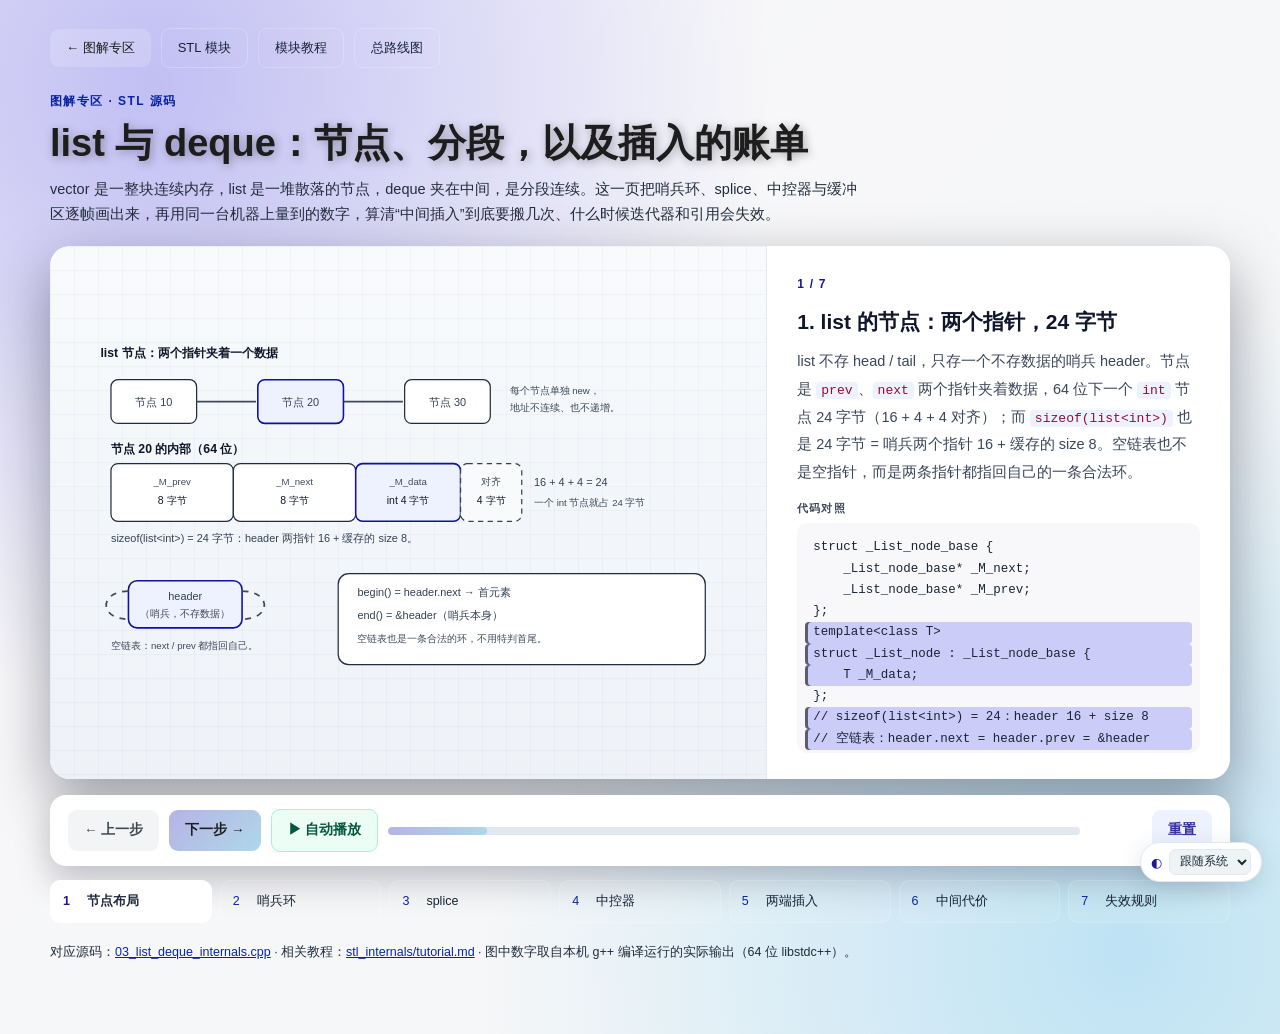
<file: visuals/list_deque.html>
<!DOCTYPE html>
<html lang="zh-CN">
<head>
<meta charset="UTF-8">
<meta name="viewport" content="width=device-width, initial-scale=1.0">
<script>(function(){var d=document.documentElement,p="auto",t;try{p=localStorage.getItem("lh-theme")||"auto";}catch(e){}if(p!=="light"&&p!=="dark")p="auto";try{t=p==="auto"?(window.matchMedia&&matchMedia("(prefers-color-scheme: light)").matches?"light":"dark"):p;}catch(e){t="dark";}d.setAttribute("data-theme",t);d.setAttribute("data-theme-pref",p);})();</script>
<title>list 与 deque：节点、分段，以及插入的账单 - C++ 图解</title>
<link rel="stylesheet" href="visual.css">
<link rel="stylesheet" href="../assets/theme.css">

<script src="../assets/theme.js" defer></script>
</head>
<body>
<div class="container">
  <div class="top-links">
    <a class="back-btn" href="index.html">← 图解专区</a>
    <a class="top-link" href="../stl_internals/index.html">STL 模块</a>
    <a class="top-link" href="../stl_internals/tutorial.md">模块教程</a>
    <a class="top-link" href="../index.html">总路线图</a>
  </div>

  <header class="page-head">
    <div class="kicker">图解专区 · STL 源码</div>
    <h1>list 与 deque：节点、分段，以及插入的账单</h1>
    <p>vector 是一整块连续内存，list 是一堆散落的节点，deque 夹在中间，是分段连续。这一页把哨兵环、splice、中控器与缓冲区逐帧画出来，再用同一台机器上量到的数字，算清“中间插入”到底要搬几次、什么时候迭代器和引用会失效。</p>
  </header>

  <div class="viz-shell">
    <div class="stage" id="stage" aria-live="polite"></div>
    <aside class="side">
      <div class="step-index" id="counter">1 / 7</div>
      <h2 id="stepTitle"></h2>
      <p class="caption" id="caption" aria-live="polite"></p>
      <div class="code-wrap">
        <div class="code-label">代码对照</div>
        <pre class="code"><code id="code"></code></pre>
      </div>
    </aside>
  </div>

  <div class="controls">
    <button class="btn btn-ghost" id="prevBtn" type="button">← 上一步</button>
    <button class="btn btn-primary" id="nextBtn" type="button">下一步 →</button>
    <div class="progress"><i id="progressBar"></i></div>
    <span class="counter" id="stepCountLabel"></span>
    <button class="btn btn-ghost" id="resetBtn" type="button">重置</button>
  </div>

  <div class="step-nav" id="steps"></div>

  <p class="page-foot">
    对应源码：<a href="../stl_internals/03_list_deque_internals.cpp">03_list_deque_internals.cpp</a> ·
    相关教程：<a href="../stl_internals/tutorial.md">stl_internals/tutorial.md</a> ·
    图中数字取自本机 g++ 编译运行的实际输出（64 位 libstdc++）。
  </p>
</div>

<script>
window.STEPS = [
  {
    nav: '节点布局',
    title: '1. list 的节点：两个指针，24 字节',
    caption: 'list 不存 head / tail，只存一个不存数据的哨兵 header。节点是 <code>prev</code>、<code>next</code> 两个指针夹着数据，64 位下一个 <code>int</code> 节点 24 字节（16 + 4 + 4 对齐）；而 <code>sizeof(list&lt;int&gt;)</code> 也是 24 字节 = 哨兵两个指针 16 + 缓存的 size 8。空链表也不是空指针，而是两条指针都指回自己的一条合法环。',
    code: 'struct _List_node_base {\n    _List_node_base* _M_next;\n    _List_node_base* _M_prev;\n};\ntemplate<class T>\nstruct _List_node : _List_node_base {\n    T _M_data;\n};\n// sizeof(list<int>) = 24：header 16 + size 8\n// 空链表：header.next = header.prev = &header',
    highlight: [4, 5, 6, 8, 9],
    stage: `
<svg viewBox="0 0 760 420" role="img" aria-label="list 节点布局与空链表的哨兵">
  <text x="28" y="32" class="svg-title">list 节点：两个指针夹着一个数据</text>

  <rect x="40" y="58" width="98" height="50" rx="8" class="svg-box"/>
  <text x="89" y="88" text-anchor="middle" class="svg-text">节点 10</text>

  <line x1="138" y1="83" x2="206" y2="83" class="svg-arrow"/>

  <rect x="208" y="58" width="98" height="50" rx="8" class="svg-box-accent"/>
  <text x="257" y="88" text-anchor="middle" class="svg-text">节点 20</text>

  <line x1="306" y1="83" x2="374" y2="83" class="svg-arrow"/>

  <rect x="376" y="58" width="98" height="50" rx="8" class="svg-box"/>
  <text x="425" y="88" text-anchor="middle" class="svg-text">节点 30</text>

  <text x="496" y="74" class="svg-small">每个节点单独 new，</text>
  <text x="496" y="94" class="svg-small">地址不连续、也不递增。</text>

  <text x="40" y="142" class="svg-title">节点 20 的内部（64 位）</text>

  <rect x="40" y="154" width="140" height="66" rx="8" class="svg-box"/>
  <text x="110" y="178" text-anchor="middle" class="svg-small">_M_prev</text>
  <text x="110" y="200" text-anchor="middle" class="svg-mono">8 字节</text>

  <rect x="180" y="154" width="140" height="66" rx="8" class="svg-box"/>
  <text x="250" y="178" text-anchor="middle" class="svg-small">_M_next</text>
  <text x="250" y="200" text-anchor="middle" class="svg-mono">8 字节</text>

  <rect x="320" y="154" width="120" height="66" rx="8" class="svg-box-accent"/>
  <text x="380" y="178" text-anchor="middle" class="svg-small">_M_data</text>
  <text x="380" y="200" text-anchor="middle" class="svg-mono">int 4 字节</text>

  <rect x="440" y="154" width="70" height="66" rx="8" class="svg-box-ghost"/>
  <text x="475" y="178" text-anchor="middle" class="svg-small">对齐</text>
  <text x="475" y="200" text-anchor="middle" class="svg-mono">4 字节</text>

  <text x="524" y="180" class="svg-text">16 + 4 + 4 = 24</text>
  <text x="524" y="202" class="svg-small">一个 int 节点就占 24 字节</text>

  <text x="40" y="244" class="svg-text">sizeof(list&lt;int&gt;) = 24 字节：header 两指针 16 + 缓存的 size 8。</text>

  <rect x="60" y="288" width="130" height="54" rx="10" class="svg-box-accent"/>
  <text x="125" y="310" text-anchor="middle" class="svg-text">header</text>
  <text x="125" y="329" text-anchor="middle" class="svg-small">（哨兵，不存数据）</text>

  <path d="M 60 300 C 26 300 26 332 60 332" class="svg-arrow svg-flow"/>
  <path d="M 190 300 C 224 300 224 332 190 332" class="svg-arrow svg-flow"/>

  <text x="40" y="366" class="svg-small">空链表：next / prev 都指回自己。</text>

  <rect x="300" y="280" width="420" height="104" rx="12" class="svg-box"/>
  <text x="322" y="306" class="svg-text">begin() = header.next → 首元素</text>
  <text x="322" y="332" class="svg-text">end() = &amp;header（哨兵本身）</text>
  <text x="322" y="358" class="svg-small">空链表也是一条合法的环，不用特判首尾。</text>
</svg>
`
  },
  {
    nav: '哨兵环',
    title: '2. 整条链只有一个哨兵，绕成一个环',
    caption: '整条链只有 <code>_M_node</code> 一个哨兵：<code>begin() = header.next</code>，<code>end() = &amp;header</code>，所以 <code>++it</code> 走到哨兵就是 end，<code>--end()</code> 直接到最后一个元素。有了这条环，头插、尾插、删除全都不用特判空链表。实测从 begin() 走 size() = 4 步，正好等于 end()。',
    code: '// list 只存一个哨兵，不存 head / tail\n// begin() = header._M_next\n// end()   = &header\nauto it = l.begin();\nfor (size_t i = 0; i < l.size(); ++i) ++it;\n// 走 size() = 4 步后 it == l.end() → true\n// 标准规定 ++end() 是 UB，生产代码别依赖',
    highlight: [0, 1, 2, 5],
    stage: `
<svg viewBox="0 0 760 420" role="img" aria-label="list 的哨兵把整条链绕成一个环">
  <text x="28" y="32" class="svg-title">header 既是“头之前”，也是 end()</text>

  <circle cx="320" cy="95" r="30" class="svg-box-accent"/>
  <text x="320" y="90" text-anchor="middle" class="svg-small">header</text>
  <text x="320" y="107" text-anchor="middle" class="svg-mono" style="font-size:10px">= end()</text>

  <circle cx="439" cy="181" r="30" class="svg-box"/>
  <text x="439" y="187" text-anchor="middle" class="svg-text">1</text>

  <circle cx="394" cy="321" r="30" class="svg-box"/>
  <text x="394" y="327" text-anchor="middle" class="svg-text">2</text>

  <circle cx="246" cy="321" r="30" class="svg-box"/>
  <text x="246" y="327" text-anchor="middle" class="svg-text">3</text>

  <circle cx="201" cy="181" r="30" class="svg-box"/>
  <text x="201" y="187" text-anchor="middle" class="svg-text">4</text>

  <line x1="346" y1="110" x2="417" y2="155" class="svg-arrow"/>
  <line x1="452" y1="207" x2="410" y2="295" class="svg-arrow"/>
  <line x1="364" y1="321" x2="276" y2="321" class="svg-arrow"/>
  <line x1="229" y1="295" x2="196" y2="211" class="svg-arrow"/>
  <line x1="226" y1="163" x2="295" y2="113" class="svg-arrow"/>

  <text x="452" y="252" class="svg-small">++ 沿 next</text>
  <text x="118" y="126" class="svg-small">-- 沿 prev</text>

  <text x="548" y="96" class="svg-text">整条链只有一个哨兵</text>
  <text x="548" y="122" class="svg-mono" style="font-size:11px">_M_node</text>
  <text x="548" y="158" class="svg-small">begin() = header.next</text>
  <text x="548" y="180" class="svg-small">end() = &amp;header</text>
  <text x="548" y="212" class="svg-small">++ 沿 next 走 size 步，</text>
  <text x="548" y="232" class="svg-small">就正好回到 header。</text>
  <text x="548" y="266" class="svg-small">图上每段只画一根线，</text>
  <text x="548" y="286" class="svg-small">实际 next / prev 各一根。</text>

  <text x="28" y="364" class="svg-text">实测：走 size() = 4 步后，it == end() 为 true。</text>
  <text x="28" y="388" class="svg-small">libstdc++ 里 ++end() 会绕回首元素，但标准判 UB，生产代码别依赖。</text>
</svg>
`
  },
  {
    nav: 'splice',
    title: '3. splice 只改指针，元素一个都不搬',
    caption: 'splice 把一段节点从一条链“剪”到另一条链，只改几个 <code>next</code> / <code>prev</code>：0 次构造、0 次拷贝、0 次析构。实测 <code>a.splice(指向 2 的位置, b)</code> 后 a = 1 4 5 6 2 3，b 被搬空；再单独把 4 挪到 c，指向 4 的迭代器仍然有效，只是现在属于 c。这就是“搬值”和“换指针”的差别。',
    code: 'list<int> a{1, 2, 3};\nlist<int> b{4, 5, 6};\nauto pos = a.begin();\n++pos;              // 指向 2\na.splice(pos, b);   // 把 b 接到 2 前面\n// a = 1 4 5 6 2 3（size=6），b 空（size=0）\n// 移动 0 次、拷贝 0 次，只改 next / prev',
    highlight: [4, 6],
    stage: `
<svg viewBox="0 0 760 420" role="img" aria-label="splice 把一条链的节点挂到另一条链">
  <text x="28" y="32" class="svg-title">splice：把节点摘下来，挂到另一条链</text>

  <text x="90" y="66" class="svg-small">链表 a（size = 3）</text>
  <text x="400" y="66" class="svg-small">链表 b（size = 3）</text>

  <rect x="90" y="80" width="72" height="48" rx="7" class="svg-box"/>
  <text x="126" y="110" text-anchor="middle" class="svg-text">1</text>
  <line x1="162" y1="104" x2="180" y2="104" class="svg-arrow"/>
  <rect x="182" y="80" width="72" height="48" rx="7" class="svg-box-warn"/>
  <text x="218" y="110" text-anchor="middle" class="svg-text">2</text>
  <line x1="254" y1="104" x2="272" y2="104" class="svg-arrow"/>
  <rect x="274" y="80" width="72" height="48" rx="7" class="svg-box"/>
  <text x="310" y="110" text-anchor="middle" class="svg-text">3</text>

  <rect x="400" y="80" width="72" height="48" rx="7" class="svg-box"/>
  <text x="436" y="110" text-anchor="middle" class="svg-text">4</text>
  <line x1="472" y1="104" x2="490" y2="104" class="svg-arrow"/>
  <rect x="492" y="80" width="72" height="48" rx="7" class="svg-box"/>
  <text x="528" y="110" text-anchor="middle" class="svg-text">5</text>
  <line x1="564" y1="104" x2="582" y2="104" class="svg-arrow"/>
  <rect x="584" y="80" width="72" height="48" rx="7" class="svg-box"/>
  <text x="620" y="110" text-anchor="middle" class="svg-text">6</text>

  <text x="182" y="152" class="svg-small">pos 指向 2：b 插在它前面</text>

  <text x="28" y="180" class="svg-title">splice 之后：a = 1 4 5 6 2 3（size = 6），b 空（size = 0）</text>

  <rect x="40" y="196" width="72" height="48" rx="7" class="svg-box"/>
  <text x="76" y="226" text-anchor="middle" class="svg-text">1</text>
  <line x1="112" y1="220" x2="120" y2="220" class="svg-arrow"/>
  <rect x="122" y="196" width="72" height="48" rx="7" class="svg-box-good"/>
  <text x="158" y="226" text-anchor="middle" class="svg-text">4</text>
  <line x1="194" y1="220" x2="202" y2="220" class="svg-arrow"/>
  <rect x="204" y="196" width="72" height="48" rx="7" class="svg-box-good"/>
  <text x="240" y="226" text-anchor="middle" class="svg-text">5</text>
  <line x1="276" y1="220" x2="284" y2="220" class="svg-arrow"/>
  <rect x="286" y="196" width="72" height="48" rx="7" class="svg-box-good"/>
  <text x="322" y="226" text-anchor="middle" class="svg-text">6</text>
  <line x1="358" y1="220" x2="366" y2="220" class="svg-arrow"/>
  <rect x="368" y="196" width="72" height="48" rx="7" class="svg-box-warn"/>
  <text x="404" y="226" text-anchor="middle" class="svg-text">2</text>
  <line x1="440" y1="220" x2="448" y2="220" class="svg-arrow"/>
  <rect x="450" y="196" width="72" height="48" rx="7" class="svg-box"/>
  <text x="486" y="226" text-anchor="middle" class="svg-text">3</text>

  <rect x="560" y="196" width="110" height="48" rx="7" class="svg-box-ghost"/>
  <text x="615" y="216" text-anchor="middle" class="svg-small">b 已搬空</text>
  <text x="615" y="234" text-anchor="middle" class="svg-small">size = 0</text>

  <rect x="40" y="266" width="200" height="40" rx="9" class="svg-box-good"/>
  <text x="140" y="291" text-anchor="middle" class="svg-good-text" style="font-size:12.5px">移动 0 次</text>
  <rect x="260" y="266" width="200" height="40" rx="9" class="svg-box-good"/>
  <text x="360" y="291" text-anchor="middle" class="svg-good-text" style="font-size:12.5px">拷贝 0 次</text>
  <rect x="480" y="266" width="240" height="40" rx="9" class="svg-box-good"/>
  <text x="600" y="291" text-anchor="middle" class="svg-good-text" style="font-size:12.5px">构造 / 析构 0 次</text>

  <text x="28" y="334" class="svg-text">搬值的做法：每个元素拷贝或移动一次，再析构旧的。</text>
  <text x="28" y="360" class="svg-text">换指针的做法：只改几个 next / prev，元素和迭代器都不换。</text>
  <text x="28" y="386" class="svg-small">指向 4 的迭代器 it4 仍然有效，只是现在属于 c。</text>
</svg>
`
  },
  {
    nav: '中控器',
    title: '4. deque 是分段连续：中控器 + 缓冲区',
    caption: 'deque 的“连续”是分段连续：一个中控器指针数组 map，加上一块块固定大小的缓冲区。libstdc++ 对 <code>int</code> 的缓冲区是 512 字节，正好 128 个元素；同一块内地址连续，<code>d[127]</code> → <code>d[128]</code> 时地址会跳（实测跳 20 字节，因为块是单独分配的）。<code>sizeof(deque&lt;int&gt;)</code> = 80 字节 = map 指针 8 + map_size 8 + 两个四指针迭代器 64。',
    code: 'deque<int> d;\nfor (int i = 0; i < 1000; ++i) d.push_back(i);\n// sizeof(deque<int>) = 80 字节\n// map 指针 8 + map_size 8 + 两个四指针迭代器 64\nd[127] → d[128]：地址跳变 20 字节（跨缓冲区）\n// 每块 512 字节 → int 恰好 128 个',
    highlight: [2, 4],
    stage: `
<svg viewBox="0 0 760 420" role="img" aria-label="deque 的中控器指针数组与 512 字节缓冲区">
  <text x="28" y="32" class="svg-title">deque 的“连续”是假的，是分段连续</text>

  <text x="28" y="66" class="svg-small">map（中控器，指针数组，两端都留空位）</text>

  <g>
    <rect x="28" y="74" width="50" height="42" rx="6" class="svg-box-ghost"/>
    <rect x="82" y="74" width="50" height="42" rx="6" class="svg-box-ghost"/>
    <rect x="136" y="74" width="50" height="42" rx="6" class="svg-box-ghost"/>
    <rect x="190" y="74" width="50" height="42" rx="6" class="svg-box-accent"/>
    <circle cx="215" cy="95" r="4" class="svg-dot"/>
    <rect x="244" y="74" width="50" height="42" rx="6" class="svg-box-accent"/>
    <circle cx="269" cy="95" r="4" class="svg-dot"/>
    <rect x="298" y="74" width="50" height="42" rx="6" class="svg-box-accent"/>
    <circle cx="323" cy="95" r="4" class="svg-dot"/>
    <rect x="352" y="74" width="50" height="42" rx="6" class="svg-box-ghost"/>
  </g>

  <rect x="430" y="60" width="300" height="44" rx="9" class="svg-box-accent"/>
  <text x="444" y="88" class="svg-text">sizeof(deque&lt;int&gt;) = 80 字节</text>

  <line x1="215" y1="116" x2="145" y2="192" class="svg-arrow-accent"/>
  <line x1="269" y1="116" x2="355" y2="192" class="svg-arrow-accent"/>
  <line x1="323" y1="116" x2="565" y2="192" class="svg-arrow-accent"/>

  <rect x="60" y="196" width="170" height="96" rx="10" class="svg-box"/>
  <text x="145" y="222" text-anchor="middle" class="svg-small">缓冲区</text>
  <text x="145" y="242" text-anchor="middle" class="svg-mono" style="font-size:11px">512 字节 · 128 个 int</text>
  <rect x="70" y="256" width="150" height="26" rx="5" class="svg-field"/>
  <text x="145" y="273" text-anchor="middle" class="svg-small">块内地址连续</text>

  <rect x="270" y="196" width="170" height="96" rx="10" class="svg-box"/>
  <text x="355" y="222" text-anchor="middle" class="svg-small">缓冲区</text>
  <text x="355" y="242" text-anchor="middle" class="svg-mono" style="font-size:11px">512 字节 · 128 个 int</text>
  <rect x="280" y="256" width="150" height="26" rx="5" class="svg-field"/>
  <text x="355" y="273" text-anchor="middle" class="svg-small">块内地址连续</text>

  <rect x="480" y="196" width="170" height="96" rx="10" class="svg-box"/>
  <text x="565" y="222" text-anchor="middle" class="svg-small">缓冲区</text>
  <text x="565" y="242" text-anchor="middle" class="svg-mono" style="font-size:11px">512 字节 · 128 个 int</text>
  <rect x="490" y="256" width="150" height="26" rx="5" class="svg-field"/>
  <text x="565" y="273" text-anchor="middle" class="svg-small">块内地址连续</text>

  <text x="145" y="314" text-anchor="middle" class="svg-small">首缓冲区</text>
  <text x="355" y="314" text-anchor="middle" class="svg-small">中间缓冲区</text>
  <text x="565" y="314" text-anchor="middle" class="svg-small">尾缓冲区</text>

  <text x="28" y="348" class="svg-text">map 扩容时只补两端的指针，元素一个都不搬。</text>
  <text x="28" y="372" class="svg-small">迭代器四个指针：cur / first / last / node；一次 ++ 要判断 cur 是否到了 last。</text>
  <text x="28" y="396" class="svg-small">跨块：node++ 换 map 槽，first = *node，cur = first——比 vector 多一层寻址。</text>
</svg>
`
  },
  {
    nav: '两端插入',
    title: '5. 两端插入 O(1)：为什么引用还活着',
    caption: 'push_front 只改 <code>_M_start</code>：在新缓冲区头部构造，旧元素一个都不搬，必要时才新建一块。实测 200 个元素里取 <code>d[100]</code> 的引用，再往头部插 100 个，引用值仍是 100、地址没变，但它现在的下标已经不是 100。规则：两端插入让迭代器全失效，但已有元素的引用 / 指针仍有效。',
    code: 'deque<int> d;\nfor (int i = 0; i < 200; ++i) d.push_back(i);\nint& ref = d[100];\nfor (int i = 0; i < 100; ++i) d.push_front(-i);\n// ref 值仍是 100，地址没变（没被搬走）\n// 但它现在的下标已经不是 100\n// push_front/back：迭代器全失效，引用仍有效',
    highlight: [3, 4, 5, 6],
    stage: `
<svg viewBox="0 0 760 420" role="img" aria-label="deque 头部插入时旧缓冲区不动，引用保持稳定">
  <text x="28" y="32" class="svg-title">push_front 100 次：旧块原地不动，引用还活着</text>

  <text x="28" y="66" class="svg-small">200 个元素，取 d[100] 的引用后再往头部插 100 个</text>

  <rect x="45" y="120" width="140" height="90" rx="10" class="svg-box-ghost svg-pulse"/>
  <text x="115" y="150" text-anchor="middle" class="svg-small">新缓冲区</text>
  <text x="115" y="172" text-anchor="middle" class="svg-small">-99 .. -1</text>
  <text x="115" y="192" text-anchor="middle" class="svg-small">push 时才建</text>

  <rect x="200" y="120" width="143" height="90" rx="10" class="svg-box"/>
  <text x="271" y="150" text-anchor="middle" class="svg-small">d[0..63]</text>
  <rect x="208" y="166" width="127" height="24" rx="5" class="svg-field"/>

  <rect x="345" y="120" width="143" height="90" rx="10" class="svg-box"/>
  <text x="416" y="150" text-anchor="middle" class="svg-small">d[64..127]</text>
  <rect x="353" y="166" width="127" height="24" rx="5" class="svg-field"/>
  <rect x="392" y="169" width="30" height="18" rx="4" class="svg-box-warn"/>

  <rect x="490" y="120" width="143" height="90" rx="10" class="svg-box"/>
  <text x="561" y="150" text-anchor="middle" class="svg-small">d[128..199]</text>
  <rect x="498" y="166" width="127" height="24" rx="5" class="svg-field"/>

  <line x1="407" y1="250" x2="407" y2="212" class="svg-arrow-accent"/>
  <text x="420" y="258" class="svg-small">int&amp; ref：值 100，地址没变</text>

  <text x="28" y="302" class="svg-text">100 次 push_front 只改起止迭代器，旧元素一个都没搬。</text>
  <text x="28" y="326" class="svg-text">ref 仍指向同一个对象，但它现在的下标已经不是 100。</text>
  <text x="28" y="350" class="svg-text">两端插入：迭代器全失效，已有元素的引用 / 指针仍有效。</text>
  <text x="28" y="376" class="svg-bad-text" style="font-size:12.5px">中间 insert / erase：标准说迭代器和引用全部失效。</text>
  <text x="28" y="400" class="svg-small">因为中间插入会把某一侧整体搬走，引用不一定还指着原对象。</text>
</svg>
`
  },
  {
    nav: '中间代价',
    title: '6. 中间插入的账单：2501 次搬移 vs 0 次',
    caption: '同样在中间插 1 个元素（n = 5000）：vector 要搬 2501 次，deque 挑近端搬也是 2501 次，list 0 次。但 list 的 0 次只说明“插入动作”便宜，找位置仍要从头走 n/2 步，而且每个节点一次分配。选型：头尾多选 deque，中间多选 list，要随机访问用 vector；拿不准就默认 vector。',
    code: 'vector<Tracked> v;\nv.reserve(5001);\nv.emplace(v.begin() + 2500, 999);\n// 拷贝 0 次，移动 2501 次（后半段整体后移）\n// deque 同样 2501 次，list 0 次\n// list 的 0 次搬移 ≠ 快：定位仍要 O(n)，节点逐个分配',
    highlight: [3, 4, 5],
    stage: `
<svg viewBox="0 0 760 420" role="img" aria-label="vector、deque、list 中间插入的搬移次数对比">
  <text x="28" y="32" class="svg-title">在中间插 1 个元素（n = 5000，值 999）</text>
  <text x="730" y="54" text-anchor="end" class="svg-small">Tracked 计数：拷贝 / 移动</text>

  <text x="28" y="85" class="svg-text">vector</text>
  <rect x="110" y="68" width="224" height="26" rx="4" class="svg-box"/>
  <rect x="336" y="68" width="224" height="26" rx="4" class="svg-box-warn"/>
  <line x1="336" y1="60" x2="336" y2="102" class="svg-arrow-accent"/>
  <text x="336" y="56" text-anchor="middle" class="svg-small">插入点 2500</text>
  <text x="110" y="118" class="svg-bad-text" style="font-size:11.5px">插入点之后的 2500 个元素整体后移</text>
  <text x="738" y="86" text-anchor="end" class="svg-bad-text" style="font-size:12.5px">移动 2501 · 拷贝 0</text>

  <text x="28" y="167" class="svg-text">deque</text>
  <rect x="110" y="150" width="224" height="26" rx="4" class="svg-box"/>
  <rect x="336" y="150" width="224" height="26" rx="4" class="svg-box-warn"/>
  <line x1="336" y1="142" x2="336" y2="184" class="svg-arrow-accent"/>
  <text x="110" y="200" class="svg-bad-text" style="font-size:11.5px">挑离得近的一端搬，实际仍是 2501 次</text>
  <text x="738" y="168" text-anchor="end" class="svg-bad-text" style="font-size:12.5px">移动 2501 · 拷贝 0</text>

  <text x="28" y="249" class="svg-text">list</text>
  <rect x="110" y="232" width="450" height="26" rx="4" class="svg-box-good"/>
  <line x1="336" y1="224" x2="336" y2="266" class="svg-arrow-accent"/>
  <text x="110" y="282" class="svg-good-text" style="font-size:11.5px">只改 next / prev，元素一个都不搬</text>
  <text x="738" y="250" text-anchor="end" class="svg-good-text" style="font-size:12.5px">移动 0 · 拷贝 0</text>

  <rect x="28" y="300" width="704" height="102" rx="12" class="svg-box"/>
  <text x="50" y="328" class="svg-text">头尾多 → deque；中间多 → list；要随机访问 → vector。</text>
  <text x="50" y="352" class="svg-text">默认 vector：连续内存 + 缓存友好，大多数场景最快。</text>
  <text x="50" y="378" class="svg-small">list 的 0 次不等于快：找位置仍要走 n/2 步，节点逐个分配。</text>
</svg>
`
  },
  {
    nav: '失效规则',
    title: '7. 三种容器的失效规则，一张表收尾',
    caption: '把失效规则分开记：vector 扩容整块搬走，迭代器、引用、指针全失效；deque 中间插删标准判全部失效，两端插删迭代器失效但引用仍有效；list 只有被删的那个节点失效，其他节点地址永远不变。记不住就记一句：容器一改，先想迭代器。',
    code: '// vector：扩容 → 迭代器、引用、指针全失效\n// deque ：中间插删 → 全部失效\n//         两端插删 → 迭代器失效，引用有效\n// list  ：只有被删的节点失效\n// 记一句：容器一改，先想迭代器',
    highlight: [1, 2, 3],
    stage: `
<svg viewBox="0 0 760 420" role="img" aria-label="vector、deque、list 的迭代器与引用失效规则表">
  <text x="28" y="32" class="svg-title">容器一改，先想迭代器</text>

  <rect x="28" y="72" width="112" height="40" rx="6" class="svg-box-ghost"/>
  <text x="84" y="98" text-anchor="middle" class="svg-small">容器</text>
  <rect x="142" y="72" width="208" height="40" rx="6" class="svg-box-ghost"/>
  <text x="154" y="98" class="svg-small">发生了什么</text>
  <rect x="352" y="72" width="208" height="40" rx="6" class="svg-box-ghost"/>
  <text x="364" y="98" class="svg-small">迭代器</text>
  <rect x="562" y="72" width="176" height="40" rx="6" class="svg-box-ghost"/>
  <text x="574" y="98" class="svg-small">引用 / 指针</text>

  <rect x="28" y="112" width="112" height="82" rx="6" class="svg-box"/>
  <text x="84" y="161" text-anchor="middle" class="svg-mono">vector</text>
  <rect x="142" y="112" width="208" height="82" rx="6" class="svg-box"/>
  <text x="154" y="148" class="svg-small">扩容：整块内存搬走</text>
  <text x="154" y="170" class="svg-small">尾插也可能触发扩容</text>
  <rect x="352" y="112" width="208" height="82" rx="6" class="svg-box-bad"/>
  <text x="364" y="161" class="svg-bad-text" style="font-size:12px">全部失效</text>
  <rect x="562" y="112" width="176" height="82" rx="6" class="svg-box-bad"/>
  <text x="574" y="161" class="svg-bad-text" style="font-size:12px">全部失效</text>

  <rect x="28" y="194" width="112" height="82" rx="6" class="svg-box"/>
  <text x="84" y="243" text-anchor="middle" class="svg-mono">deque</text>
  <rect x="142" y="194" width="208" height="82" rx="6" class="svg-box"/>
  <text x="154" y="230" class="svg-small">中间插删：一侧整体搬</text>
  <text x="154" y="252" class="svg-small">两端：新建块，旧元素不动</text>
  <rect x="352" y="194" width="208" height="82" rx="6" class="svg-box-warn"/>
  <text x="364" y="228" class="svg-bad-text" style="font-size:12px">中间：全部失效</text>
  <text x="364" y="250" class="svg-small">两端：也全部失效</text>
  <rect x="562" y="194" width="176" height="82" rx="6" class="svg-box"/>
  <text x="574" y="228" class="svg-bad-text" style="font-size:12px">中间：全部失效</text>
  <text x="574" y="250" class="svg-good-text" style="font-size:11.5px">两端：仍有效</text>

  <rect x="28" y="276" width="112" height="82" rx="6" class="svg-box"/>
  <text x="84" y="325" text-anchor="middle" class="svg-mono">list</text>
  <rect x="142" y="276" width="208" height="82" rx="6" class="svg-box"/>
  <text x="154" y="312" class="svg-small">插入 / 删除只改指针</text>
  <text x="154" y="334" class="svg-small">节点原地不动</text>
  <rect x="352" y="276" width="208" height="82" rx="6" class="svg-box-good"/>
  <text x="364" y="319" class="svg-good-text" style="font-size:12px">只有被删节点失效</text>
  <rect x="562" y="276" width="176" height="82" rx="6" class="svg-box-good"/>
  <text x="574" y="312" class="svg-good-text" style="font-size:11.5px">其他节点地址不变</text>
  <text x="574" y="334" class="svg-good-text" style="font-size:11.5px">指针、引用仍有效</text>

  <text x="28" y="382" class="svg-text">deque 两端插删：元素地址没动，但标准仍判迭代器失效。</text>
  <text x="28" y="402" class="svg-small">记一句：容器一改，先想迭代器。</text>
</svg>
`
  }
];
</script>
<script src="visual.js"></script>
</body>
</html>
</file>
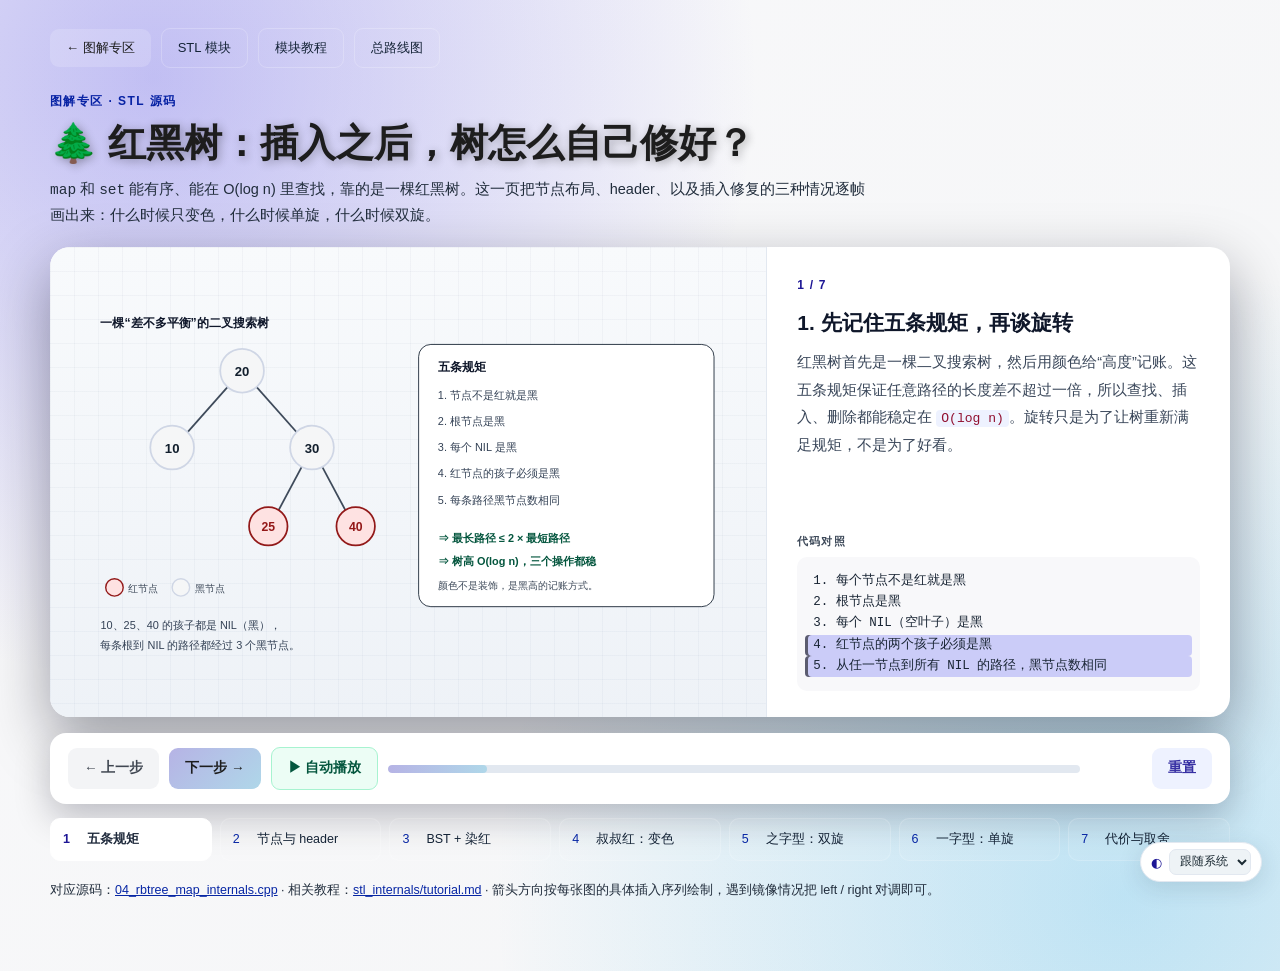
<file: visuals/rb_tree.html>
<!DOCTYPE html>
<html lang="zh-CN">
<head>
<meta charset="UTF-8">
<meta name="viewport" content="width=device-width, initial-scale=1.0">
<script>(function(){var d=document.documentElement,p="auto",t;try{p=localStorage.getItem("lh-theme")||"auto";}catch(e){}if(p!=="light"&&p!=="dark")p="auto";try{t=p==="auto"?(window.matchMedia&&matchMedia("(prefers-color-scheme: light)").matches?"light":"dark"):p;}catch(e){t="dark";}d.setAttribute("data-theme",t);d.setAttribute("data-theme-pref",p);})();</script>
<title>红黑树：插入之后，树怎么自己修好？ - C++ 图解</title>
<link rel="stylesheet" href="visual.css">
<link rel="stylesheet" href="../assets/theme.css">

<script src="../assets/theme.js" defer></script>
</head>
<body>
<div class="container">
  <div class="top-links">
    <a class="back-btn" href="index.html">← 图解专区</a>
    <a class="top-link" href="../stl_internals/index.html">STL 模块</a>
    <a class="top-link" href="../stl_internals/tutorial.md">模块教程</a>
    <a class="top-link" href="../index.html">总路线图</a>
  </div>

  <header class="page-head">
    <div class="kicker">图解专区 · STL 源码</div>
    <h1>🌲 红黑树：插入之后，树怎么自己修好？</h1>
    <p><code>map</code> 和 <code>set</code> 能有序、能在 O(log n) 里查找，靠的是一棵红黑树。这一页把节点布局、header、以及插入修复的三种情况逐帧画出来：什么时候只变色，什么时候单旋，什么时候双旋。</p>
  </header>

  <div class="viz-shell">
    <div class="stage" id="stage" aria-live="polite"></div>
    <aside class="side">
      <div class="step-index" id="counter">1 / 7</div>
      <h2 id="stepTitle"></h2>
      <p class="caption" id="caption" aria-live="polite"></p>
      <div class="code-wrap">
        <div class="code-label">代码对照</div>
        <pre class="code"><code id="code"></code></pre>
      </div>
    </aside>
  </div>

  <div class="controls">
    <button class="btn btn-ghost" id="prevBtn" type="button">← 上一步</button>
    <button class="btn btn-primary" id="nextBtn" type="button">下一步 →</button>
    <div class="progress"><i id="progressBar"></i></div>
    <span class="counter" id="stepCountLabel"></span>
    <button class="btn btn-ghost" id="resetBtn" type="button">重置</button>
  </div>

  <div class="step-nav" id="steps"></div>

  <p class="page-foot">
    对应源码：<a href="../stl_internals/04_rbtree_map_internals.cpp">04_rbtree_map_internals.cpp</a> ·
    相关教程：<a href="../stl_internals/tutorial.md">stl_internals/tutorial.md</a> ·
    箭头方向按每张图的具体插入序列绘制，遇到镜像情况把 left / right 对调即可。
  </p>
</div>

<script>
window.STEPS = [
  {
    nav: '五条规矩',
    title: '1. 先记住五条规矩，再谈旋转',
    caption: '红黑树首先是一棵二叉搜索树，然后用颜色给“高度”记账。这五条规矩保证任意路径的长度差不超过一倍，所以查找、插入、删除都能稳定在 <code>O(log n)</code>。旋转只是为了让树重新满足规矩，不是为了好看。',
    code: '1. 每个节点不是红就是黑\n2. 根节点是黑\n3. 每个 NIL（空叶子）是黑\n4. 红节点的两个孩子必须是黑\n5. 从任一节点到所有 NIL 的路径，黑节点数相同',
    highlight: [3, 4],
    stage: `
<svg viewBox="0 0 760 420" role="img" aria-label="一棵合法的红黑树和它的五条规矩">
  <text x="28" y="32" class="svg-title">一棵“差不多平衡”的二叉搜索树</text>

  <line x1="190" y1="82" x2="112" y2="170" class="svg-arrow"/>
  <line x1="190" y1="82" x2="268" y2="170" class="svg-arrow"/>
  <line x1="270" y1="170" x2="222" y2="260" class="svg-arrow"/>
  <line x1="270" y1="170" x2="318" y2="260" class="svg-arrow"/>

  <circle cx="190" cy="82" r="25" fill="#1e293b" stroke="#0f172a" stroke-width="2"/>
  <text x="190" y="88" text-anchor="middle" fill="#f8fafc" font-size="15" font-weight="700">20</text>

  <circle cx="110" cy="170" r="25" fill="#1e293b" stroke="#0f172a" stroke-width="2"/>
  <text x="110" y="176" text-anchor="middle" fill="#f8fafc" font-size="15" font-weight="700">10</text>

  <circle cx="270" cy="170" r="25" fill="#1e293b" stroke="#0f172a" stroke-width="2"/>
  <text x="270" y="176" text-anchor="middle" fill="#f8fafc" font-size="15" font-weight="700">30</text>

  <circle cx="220" cy="260" r="22" fill="#fee2e2" stroke="#dc2626" stroke-width="2"/>
  <text x="220" y="266" text-anchor="middle" fill="#b91c1c" font-size="14" font-weight="700">25</text>

  <circle cx="320" cy="260" r="22" fill="#fee2e2" stroke="#dc2626" stroke-width="2"/>
  <text x="320" y="266" text-anchor="middle" fill="#b91c1c" font-size="14" font-weight="700">40</text>

  <circle cx="44" cy="330" r="10" fill="#fee2e2" stroke="#dc2626" stroke-width="1.6"/>
  <text x="60" y="335" class="svg-small">红节点</text>
  <circle cx="120" cy="330" r="10" fill="#1e293b" stroke="#0f172a" stroke-width="1.6"/>
  <text x="136" y="335" class="svg-small">黑节点</text>

  <text x="28" y="378" class="svg-text">10、25、40 的孩子都是 NIL（黑），</text>
  <text x="28" y="400" class="svg-text">每条根到 NIL 的路径都经过 3 个黑节点。</text>

  <rect x="392" y="52" width="338" height="300" rx="14" fill="#fff" stroke="#e2e8f0"/>
  <text x="414" y="82" class="svg-title">五条规矩</text>
  <text x="414" y="114" class="svg-text">1. 节点不是红就是黑</text>
  <text x="414" y="144" class="svg-text">2. 根节点是黑</text>
  <text x="414" y="174" class="svg-text">3. 每个 NIL 是黑</text>
  <text x="414" y="204" class="svg-text">4. 红节点的孩子必须是黑</text>
  <text x="414" y="234" class="svg-text">5. 每条路径黑节点数相同</text>
  <text x="414" y="278" class="svg-good-text" style="font-size:12.5px">⇒ 最长路径 ≤ 2 × 最短路径</text>
  <text x="414" y="304" class="svg-good-text" style="font-size:12.5px">⇒ 树高 O(log n)，三个操作都稳</text>
  <text x="414" y="332" class="svg-small">颜色不是装饰，是黑高的记账方式。</text>
</svg>
`
  },
  {
    nav: '节点与 header',
    title: '2. 颜色加三个指针，header 让 end() 有实体',
    caption: 'libstdc++ 的节点只有颜色、父指针、左右指针和数据。整棵树还有一个 <code>header</code>：它不是根，但 <code>parent</code> 指向根、<code>left</code> 指向最左、<code>right</code> 指向最右。所以 <code>end()</code> 返回的是 <code>&amp;header</code>，<code>--end()</code> 可以一步到最右节点。',
    code: 'struct _Rb_tree_node_base {\n    _Rb_tree_color _M_color;\n    _Rb_tree_node_base* _M_parent;\n    _Rb_tree_node_base* _M_left;\n    _Rb_tree_node_base* _M_right;\n};\n// end() 返回的不是 nullptr，而是 &header\n// begin() = header.left，O(1)\n// --end() 直接到最右节点',
    highlight: [6, 7, 8],
    stage: `
<svg viewBox="0 0 760 420" role="img" aria-label="红黑树节点布局与 header 指针">
  <text x="28" y="32" class="svg-title">一个节点 = 颜色 + 三个指针 + 数据</text>

  <rect x="28" y="58" width="96" height="62" rx="8" class="svg-box"/>
  <text x="76" y="82" text-anchor="middle" class="svg-small">color</text>
  <text x="76" y="104" text-anchor="middle" class="svg-mono">红 / 黑</text>

  <rect x="124" y="58" width="94" height="62" rx="8" class="svg-box"/>
  <text x="171" y="82" text-anchor="middle" class="svg-small">parent</text>
  <text x="171" y="104" text-anchor="middle" class="svg-mono">→ 父</text>

  <rect x="218" y="58" width="94" height="62" rx="8" class="svg-box"/>
  <text x="265" y="82" text-anchor="middle" class="svg-small">left</text>
  <text x="265" y="104" text-anchor="middle" class="svg-mono">→ 左</text>

  <rect x="312" y="58" width="94" height="62" rx="8" class="svg-box"/>
  <text x="359" y="82" text-anchor="middle" class="svg-small">right</text>
  <text x="359" y="104" text-anchor="middle" class="svg-mono">→ 右</text>

  <rect x="406" y="58" width="150" height="62" rx="8" class="svg-box-accent"/>
  <text x="481" y="82" text-anchor="middle" class="svg-small">value</text>
  <text x="481" y="104" text-anchor="middle" class="svg-mono" style="font-size:11px">pair / key</text>

  <text x="28" y="148" class="svg-small">64 位下 map&lt;int,int&gt; 节点约 40 字节：颜色 4 + 对齐 4 + 指针 24 + pair 8。</text>

  <rect x="28" y="186" width="222" height="116" rx="12" class="svg-box-accent"/>
  <text x="44" y="212" class="svg-title">header（不是根）</text>
  <text x="44" y="238" class="svg-small">parent → 根节点</text>
  <text x="44" y="262" class="svg-small">left → 最左节点 = begin()</text>
  <text x="44" y="286" class="svg-small">right → 最右节点</text>

  <line x1="250" y1="204" x2="356" y2="204" class="svg-arrow-accent"/>
  <line x1="250" y1="256" x2="356" y2="256" class="svg-arrow-accent"/>
  <line x1="250" y1="308" x2="356" y2="308" class="svg-arrow-accent"/>

  <rect x="358" y="184" width="154" height="42" rx="9" class="svg-box"/>
  <text x="435" y="210" text-anchor="middle" class="svg-text">根：30</text>

  <rect x="358" y="236" width="154" height="42" rx="9" class="svg-box"/>
  <text x="435" y="262" text-anchor="middle" class="svg-text">最左：10（begin）</text>

  <rect x="358" y="288" width="154" height="42" rx="9" class="svg-box"/>
  <text x="435" y="314" text-anchor="middle" class="svg-text">最右：50</text>

  <text x="538" y="200" class="svg-small">parent 直接指向根，</text>
  <text x="538" y="220" class="svg-small">不用每次都从 header 找。</text>
  <text x="538" y="258" class="svg-small">end() = &amp;header</text>
  <text x="538" y="278" class="svg-small">不是 nullptr。</text>
  <text x="538" y="312" class="svg-small">--end() 一步到最右，</text>
  <text x="538" y="332" class="svg-small">++最右回到 end()。</text>

  <text x="28" y="350" class="svg-small">header.color 被特意染成红，用来和普通节点区分；它不存数据。</text>
  <text x="28" y="378" class="svg-text">红黑树的所有“边界”，都靠这个 header 收口。</text>
</svg>
`
  },
  {
    nav: 'BST + 染红',
    title: '3. 插入前两步：挂到叶子，一律染红',
    caption: '插入第一步永远是按 BST 规则找位置：小的往左、大的往右，挂到叶子。第二步把新节点染红。染红是为了尽量不破坏第 5 条（黑高）；真正要修的是可能出现的红红相连。现在父节点 20 是黑，所以暂时不用动。',
    code: 'Node* z = new Node(key, Color::Red);\nNode* parent = nullptr;\nNode* cur = root_;\nwhile (cur) {\n    parent = cur;\n    cur = key < cur->key ? cur->left : cur->right;\n}\nz->parent = parent;\nif (key < parent->key) parent->left = z;\nelse parent->right = z;\ninsertFix(z);   // 红了才需要修',
    highlight: [0, 10],
    stage: `
<svg viewBox="0 0 760 420" role="img" aria-label="依次插入 20、10、30 后，10 和 30 都是红节点">
  <text x="28" y="32" class="svg-title">插入 20 → 10 → 30：红孩子，黑父亲</text>

  <line x1="380" y1="82" x2="266" y2="188" class="svg-arrow"/>
  <line x1="380" y1="82" x2="494" y2="188" class="svg-arrow"/>

  <circle cx="380" cy="82" r="26" fill="#1e293b" stroke="#0f172a" stroke-width="2"/>
  <text x="380" y="89" text-anchor="middle" fill="#f8fafc" font-size="16" font-weight="700">20</text>

  <circle cx="260" cy="188" r="26" fill="#fee2e2" stroke="#dc2626" stroke-width="2"/>
  <text x="260" y="195" text-anchor="middle" fill="#b91c1c" font-size="16" font-weight="700">10</text>

  <circle cx="500" cy="188" r="26" fill="#fee2e2" stroke="#dc2626" stroke-width="2" class="svg-pulse"/>
  <text x="500" y="195" text-anchor="middle" fill="#b91c1c" font-size="16" font-weight="700">30</text>

  <text x="540" y="146" class="svg-small">新节点先染红</text>
  <line x1="536" y1="156" x2="520" y2="172" class="svg-arrow-bad"/>

  <rect x="50" y="292" width="660" height="82" rx="12" class="svg-box-good"/>
  <text x="72" y="322" class="svg-text">插入顺序 20 → 10 → 30；20 是根（黑），10 / 30 是红孩子。</text>
  <text x="72" y="348" class="svg-text">父节点是黑，规矩没破，暂时不需要修复。</text>
  <text x="72" y="366" class="svg-small">下一张插入 25，才会出现“红红相连”。</text>
</svg>
`
  },
  {
    nav: '叔叔红：变色',
    title: '4. 情况一：叔叔是红，只变色不旋转',
    caption: '插入 25 后，25 和父 30 都是红。看叔叔：10 也是红。这时不用旋转：父、叔染黑，祖父 20 染红，再把根染黑，问题就解决了。旋转次数是 0。这就是三种情况里最便宜的一种。',
    code: 'if (colorOf(uncle) == Color::Red) {\n    p->color = Color::Black;       // 父染黑\n    uncle->color = Color::Black;   // 叔染黑\n    g->color = Color::Red;         // 祖父染红\n    z = g;                         // 问题上移到祖父\n}',
    highlight: [1, 2, 3, 4],
    stage: `
<svg viewBox="0 0 760 420" role="img" aria-label="叔叔为红时，父和叔染黑、祖父染红">
  <text x="28" y="32" class="svg-title">插入 25：红红相连，叔叔 10 也是红</text>

  <text x="62" y="70" class="svg-small">修复前</text>
  <line x1="170" y1="82" x2="112" y2="165" class="svg-arrow"/>
  <line x1="170" y1="82" x2="238" y2="165" class="svg-arrow"/>
  <line x1="240" y1="165" x2="197" y2="255" class="svg-arrow"/>

  <circle cx="170" cy="82" r="24" fill="#1e293b" stroke="#0f172a" stroke-width="2"/>
  <text x="170" y="88" text-anchor="middle" fill="#f8fafc" font-size="15" font-weight="700">20</text>

  <circle cx="110" cy="165" r="24" fill="#fee2e2" stroke="#dc2626" stroke-width="2"/>
  <text x="110" y="171" text-anchor="middle" fill="#b91c1c" font-size="15" font-weight="700">10</text>

  <circle cx="240" cy="165" r="24" fill="#fee2e2" stroke="#dc2626" stroke-width="2"/>
  <text x="240" y="171" text-anchor="middle" fill="#b91c1c" font-size="15" font-weight="700">30</text>

  <circle cx="195" cy="255" r="24" fill="#fee2e2" stroke="#dc2626" stroke-width="2"/>
  <text x="195" y="261" text-anchor="middle" fill="#b91c1c" font-size="15" font-weight="700">25</text>

  <text x="250" y="258" class="svg-bad-text" style="font-size:11.5px">25-30 红红相连</text>
  <text x="40" y="318" class="svg-text">25 的父 30 是红，</text>
  <text x="40" y="340" class="svg-text">叔叔 10 也是红。</text>

  <line x1="292" y1="180" x2="402" y2="180" class="svg-arrow-accent"/>
  <text x="306" y="166" class="svg-small">只变色</text>
  <rect x="300" y="196" width="96" height="30" rx="8" class="svg-box-warn"/>
  <text x="348" y="216" text-anchor="middle" class="svg-bad-text" style="font-size:11.5px">旋转 0 次</text>

  <text x="470" y="70" class="svg-small">修复后</text>
  <line x1="560" y1="82" x2="502" y2="165" class="svg-arrow"/>
  <line x1="560" y1="82" x2="628" y2="165" class="svg-arrow"/>
  <line x1="630" y1="165" x2="587" y2="255" class="svg-arrow"/>

  <circle cx="560" cy="82" r="24" fill="#1e293b" stroke="#0f172a" stroke-width="2"/>
  <text x="560" y="88" text-anchor="middle" fill="#f8fafc" font-size="15" font-weight="700">20</text>

  <circle cx="500" cy="165" r="24" fill="#1e293b" stroke="#0f172a" stroke-width="2"/>
  <text x="500" y="171" text-anchor="middle" fill="#f8fafc" font-size="15" font-weight="700">10</text>

  <circle cx="630" cy="165" r="24" fill="#1e293b" stroke="#0f172a" stroke-width="2"/>
  <text x="630" y="171" text-anchor="middle" fill="#f8fafc" font-size="15" font-weight="700">30</text>

  <circle cx="585" cy="255" r="24" fill="#fee2e2" stroke="#dc2626" stroke-width="2"/>
  <text x="585" y="261" text-anchor="middle" fill="#b91c1c" font-size="15" font-weight="700">25</text>

  <text x="430" y="318" class="svg-text">父 30、叔 10 染黑，</text>
  <text x="430" y="340" class="svg-text">祖父 20 先染红再补黑。</text>

  <text x="40" y="392" class="svg-small">颜色变了，树形没变；每条路径的黑节点数仍然相同。</text>
</svg>
`
  },
  {
    nav: '之字型：双旋',
    title: '5. 情况三：之字型，先拉直再旋转',
    caption: '叔叔是黑时，要先看形状。10 → 30 → 20 是一个“之字”：先往右、再往左。做法是两步：先对 30 右旋，把之字拉成 10 → 20 → 30 的一字；再对 10 左旋，20 升为根并染黑。一共两次旋转。',
    code: 'if (z == p->left) {          // 之字型：父是祖父的右孩子\n    z = p;\n    rotateRight(z);             // 先右旋 30，拉成一字\n}\nz->parent->color = Color::Black;        // 20 染黑\nz->parent->parent->color = Color::Red;  // 10 染红\nrotateLeft(z->parent->parent);          // 再左旋祖父',
    highlight: [2, 4, 5, 6],
    stage: `
<svg viewBox="0 0 760 420" role="img" aria-label="之字型插入通过两次旋转恢复平衡">
  <text x="28" y="32" class="svg-title">插入 10、30、20：之字型 → 双旋</text>

  <text x="66" y="62" class="svg-small">① 10-30-20 之字</text>
  <line x1="130" y1="95" x2="200" y2="170" class="svg-arrow"/>
  <line x1="200" y1="170" x2="160" y2="250" class="svg-arrow"/>

  <circle cx="130" cy="95" r="22" fill="#1e293b" stroke="#0f172a" stroke-width="2"/>
  <text x="130" y="101" text-anchor="middle" fill="#f8fafc" font-size="14" font-weight="700">10</text>

  <circle cx="200" cy="170" r="22" fill="#fee2e2" stroke="#dc2626" stroke-width="2"/>
  <text x="200" y="176" text-anchor="middle" fill="#b91c1c" font-size="14" font-weight="700">30</text>

  <circle cx="160" cy="250" r="22" fill="#fee2e2" stroke="#dc2626" stroke-width="2"/>
  <text x="160" y="256" text-anchor="middle" fill="#b91c1c" font-size="14" font-weight="700">20</text>

  <text x="228" y="252" class="svg-bad-text" style="font-size:11px">20-30 红红</text>

  <text x="264" y="120" class="svg-small">右旋 30 →</text>
  <line x1="280" y1="134" x2="336" y2="134" class="svg-arrow-accent"/>

  <text x="336" y="62" class="svg-small">② 拉成一字</text>
  <line x1="380" y1="95" x2="450" y2="170" class="svg-arrow"/>
  <line x1="450" y1="170" x2="480" y2="250" class="svg-arrow"/>

  <circle cx="380" cy="95" r="22" fill="#1e293b" stroke="#0f172a" stroke-width="2"/>
  <text x="380" y="101" text-anchor="middle" fill="#f8fafc" font-size="14" font-weight="700">10</text>

  <circle cx="450" cy="170" r="22" fill="#fee2e2" stroke="#dc2626" stroke-width="2"/>
  <text x="450" y="176" text-anchor="middle" fill="#b91c1c" font-size="14" font-weight="700">20</text>

  <circle cx="480" cy="250" r="22" fill="#fee2e2" stroke="#dc2626" stroke-width="2"/>
  <text x="480" y="256" text-anchor="middle" fill="#b91c1c" font-size="14" font-weight="700">30</text>

  <text x="514" y="120" class="svg-small">左旋 10 →</text>
  <line x1="530" y1="134" x2="576" y2="134" class="svg-arrow-accent"/>

  <text x="590" y="62" class="svg-small">③ 20 当根</text>
  <line x1="622" y1="95" x2="560" y2="180" class="svg-arrow"/>
  <line x1="622" y1="95" x2="686" y2="180" class="svg-arrow"/>

  <circle cx="622" cy="95" r="22" fill="#1e293b" stroke="#0f172a" stroke-width="2"/>
  <text x="622" y="101" text-anchor="middle" fill="#f8fafc" font-size="14" font-weight="700">20</text>

  <circle cx="560" cy="180" r="22" fill="#fee2e2" stroke="#dc2626" stroke-width="2"/>
  <text x="560" y="186" text-anchor="middle" fill="#b91c1c" font-size="14" font-weight="700">10</text>

  <circle cx="686" cy="180" r="22" fill="#fee2e2" stroke="#dc2626" stroke-width="2"/>
  <text x="686" y="186" text-anchor="middle" fill="#b91c1c" font-size="14" font-weight="700">30</text>

  <rect x="40" y="300" width="680" height="72" rx="12" class="svg-box"/>
  <text x="62" y="330" class="svg-text">之字 → 先右旋 30 拉成一字 → 再左旋 10；20 染黑当根，10 / 30 是红孩子。</text>
  <text x="62" y="356" class="svg-good-text" style="font-size:12.5px">两次旋转结束，树高从 2 降到 1，每条路径的黑高恢复一致。</text>
</svg>
`
  },
  {
    nav: '一字型：单旋',
    title: '6. 情况二：一字型，一次旋转就够了',
    caption: '10 → 20 → 30 是一条右-右的“一字”。父 20 染黑、祖父 10 染红，再对祖父 10 左旋，20 就升为根。一次旋转，指针只改常数次。镜像的左-左情况，把左右反过来即可。',
    code: 'p->color = Color::Black;   // 父染黑\ng->color = Color::Red;     // 祖父染红\nrotateLeft(g);             // 对祖父左旋',
    highlight: [0, 1, 2],
    stage: `
<svg viewBox="0 0 760 420" role="img" aria-label="一字型插入通过一次旋转恢复平衡">
  <text x="28" y="32" class="svg-title">插入 10、20、30：右-右一字型 → 单旋</text>

  <text x="70" y="62" class="svg-small">修复前</text>
  <line x1="180" y1="82" x2="262" y2="172" class="svg-arrow"/>
  <line x1="262" y1="172" x2="336" y2="262" class="svg-arrow"/>

  <circle cx="180" cy="82" r="24" fill="#1e293b" stroke="#0f172a" stroke-width="2"/>
  <text x="180" y="88" text-anchor="middle" fill="#f8fafc" font-size="15" font-weight="700">10</text>

  <circle cx="262" cy="172" r="24" fill="#fee2e2" stroke="#dc2626" stroke-width="2"/>
  <text x="262" y="178" text-anchor="middle" fill="#b91c1c" font-size="15" font-weight="700">20</text>

  <circle cx="336" cy="262" r="24" fill="#fee2e2" stroke="#dc2626" stroke-width="2"/>
  <text x="336" y="268" text-anchor="middle" fill="#b91c1c" font-size="15" font-weight="700">30</text>

  <text x="196" y="206" class="svg-bad-text" style="font-size:11px">红红相连</text>
  <text x="40" y="330" class="svg-text">10-20-30 是右-右一字型，</text>
  <text x="40" y="352" class="svg-text">父 20 和祖父 10 都在一条线上。</text>

  <line x1="380" y1="180" x2="438" y2="180" class="svg-arrow-accent"/>
  <text x="376" y="166" class="svg-small">左旋 10</text>
  <rect x="370" y="196" width="96" height="30" rx="8" class="svg-box-warn"/>
  <text x="418" y="216" text-anchor="middle" class="svg-bad-text" style="font-size:11.5px">旋转 1 次</text>

  <text x="480" y="62" class="svg-small">修复后</text>
  <line x1="580" y1="82" x2="504" y2="188" class="svg-arrow"/>
  <line x1="580" y1="82" x2="656" y2="188" class="svg-arrow"/>

  <circle cx="580" cy="82" r="24" fill="#1e293b" stroke="#0f172a" stroke-width="2"/>
  <text x="580" y="88" text-anchor="middle" fill="#f8fafc" font-size="15" font-weight="700">20</text>

  <circle cx="500" cy="188" r="24" fill="#fee2e2" stroke="#dc2626" stroke-width="2"/>
  <text x="500" y="194" text-anchor="middle" fill="#b91c1c" font-size="15" font-weight="700">10</text>

  <circle cx="660" cy="188" r="24" fill="#fee2e2" stroke="#dc2626" stroke-width="2"/>
  <text x="660" y="194" text-anchor="middle" fill="#b91c1c" font-size="15" font-weight="700">30</text>

  <text x="450" y="330" class="svg-text">20 升为根，10 / 30 是红孩子，</text>
  <text x="450" y="352" class="svg-text">父 20 变黑后不再红红相连。</text>

  <text x="40" y="394" class="svg-small">旋转只改 parent / left / right 等常数个指针，代价是 O(1)。</text>
</svg>
`
  },
  {
    nav: '代价与取舍',
    title: '7. 为什么标准库选红黑树，而不是 AVL？',
    caption: '红黑树不是“更平衡”，而是“够平衡且旋转少”。AVL 更严格，查找略快，但插入删除旋转更多；红黑树放宽到两倍高度，换来插入最多 2 次、删除最多 3 次旋转。标准库选它，是综合权衡。',
    code: '// map / set：红黑树\n查找 / 插入 / 删除      O(log n)\n插入旋转次数           ≤ 2\n树高上限               2 * log2(n + 1)\n有序遍历、节点地址稳定\n\n// unordered_map：哈希表\n平均 O(1)，最坏 O(n)\n无序，rehash 后迭代器失效',
    highlight: [1, 2, 3],
    stage: `
<svg viewBox="0 0 760 420" role="img" aria-label="红黑树的复杂度与取舍">
  <text x="28" y="32" class="svg-title">一棵合法红黑树的“体检报告”</text>

  <line x1="190" y1="82" x2="112" y2="170" class="svg-arrow"/>
  <line x1="190" y1="82" x2="268" y2="170" class="svg-arrow"/>
  <line x1="110" y1="170" x2="72" y2="250" class="svg-arrow"/>
  <line x1="110" y1="170" x2="148" y2="250" class="svg-arrow"/>
  <line x1="270" y1="170" x2="232" y2="250" class="svg-arrow"/>
  <line x1="270" y1="170" x2="308" y2="250" class="svg-arrow"/>

  <circle cx="190" cy="82" r="24" fill="#1e293b" stroke="#0f172a" stroke-width="2"/>
  <text x="190" y="88" text-anchor="middle" fill="#f8fafc" font-size="15" font-weight="700">30</text>

  <circle cx="110" cy="170" r="22" fill="#fee2e2" stroke="#dc2626" stroke-width="2"/>
  <text x="110" y="176" text-anchor="middle" fill="#b91c1c" font-size="14" font-weight="700">15</text>

  <circle cx="270" cy="170" r="22" fill="#fee2e2" stroke="#dc2626" stroke-width="2"/>
  <text x="270" y="176" text-anchor="middle" fill="#b91c1c" font-size="14" font-weight="700">50</text>

  <circle cx="70" cy="250" r="20" fill="#1e293b" stroke="#0f172a" stroke-width="2"/>
  <text x="70" y="256" text-anchor="middle" fill="#f8fafc" font-size="13" font-weight="700">8</text>

  <circle cx="150" cy="250" r="20" fill="#1e293b" stroke="#0f172a" stroke-width="2"/>
  <text x="150" y="256" text-anchor="middle" fill="#f8fafc" font-size="13" font-weight="700">22</text>

  <circle cx="230" cy="250" r="20" fill="#1e293b" stroke="#0f172a" stroke-width="2"/>
  <text x="230" y="256" text-anchor="middle" fill="#f8fafc" font-size="13" font-weight="700">40</text>

  <circle cx="310" cy="250" r="20" fill="#1e293b" stroke="#0f172a" stroke-width="2"/>
  <text x="310" y="256" text-anchor="middle" fill="#f8fafc" font-size="13" font-weight="700">60</text>

  <text x="30" y="326" class="svg-text">每条根到 NIL 的路径：</text>
  <text x="30" y="348" class="svg-good-text" style="font-size:12.5px">黑节点数都是 3，红节点不连续。</text>

  <rect x="392" y="52" width="338" height="310" rx="14" fill="#fff" stroke="#e2e8f0"/>
  <text x="414" y="82" class="svg-title">这笔买卖划不划算？</text>
  <text x="414" y="116" class="svg-text">查找 / 插入 / 删除</text>
  <text x="700" y="116" text-anchor="end" class="svg-good-text" style="font-size:12.5px">O(log n)</text>
  <text x="414" y="148" class="svg-text">插入旋转</text>
  <text x="700" y="148" text-anchor="end" class="svg-good-text" style="font-size:12.5px">≤ 2 次</text>
  <text x="414" y="180" class="svg-text">删除旋转</text>
  <text x="700" y="180" text-anchor="end" class="svg-good-text" style="font-size:12.5px">≤ 3 次</text>
  <text x="414" y="212" class="svg-text">树高上限</text>
  <text x="700" y="212" text-anchor="end" class="svg-mono" style="font-size:11px">2 log2(n+1)</text>
  <text x="414" y="252" class="svg-text">map 遍历顺序</text>
  <text x="700" y="252" text-anchor="end" class="svg-small">有序（中序）</text>
  <text x="414" y="284" class="svg-text">节点 / 引用稳定性</text>
  <text x="700" y="284" text-anchor="end" class="svg-small">插入删除不搬家</text>
  <text x="414" y="316" class="svg-text">unordered_map</text>
  <text x="700" y="316" text-anchor="end" class="svg-small">平均 O(1)，无序</text>

  <text x="414" y="348" class="svg-small">AVL 更严格，查找略快；红黑树用一点高度换旋转次数。</text>

  <text x="30" y="392" class="svg-small">颜色是“记账工具”：把“树高”换成“黑高”，修起来才便宜。</text>
</svg>
`
  }
];
</script>
<script src="visual.js"></script>
</body>
</html>
</file>
<file: assets/theme.css>
/* ===== 主题控件（通用部分，各仓库原样复用；下面的调色板覆盖表才因仓库而异） =====
   控件挂在右下角，避开页面抬头与底部翻页条；打印时不出现。
   变量取的是各仓库自己的命名，取不到就退回中性值，保证缺 CSS 也能用。 */
/* 未设档时两种都声明（脚本被拦时表单控件也不会在浅页上发黑）；
   设了档就按档走，这一段所有仓库通用。 */
html { color-scheme: dark light; }
html[data-theme="dark"] { color-scheme: dark; }
html[data-theme="light"] { color-scheme: light; }

.lh-theme-sw {
  /* 控件的面/墨/线：页面自己给了变量就听页面的（这些变量已被色板 token 接上，会跟档翻），
     没给就用这里的兜底。兜底原来一律是深底值，浅页上就变成「深胶囊 + 浅字 + 看不见」，
     所以下面浅档另给一份。 */
  --sw-face: var(--card, var(--bg-card, #161f26));
  --sw-line: var(--line, #2b3a45);
  --sw-ink: var(--dim, var(--fg-dim, #9db0bd));
  --sw-inset: var(--soft, var(--bg-inset, #101a20));
  --sw-selink: var(--fg, var(--text, #d8e3ea));
  --sw-tico: var(--accent, #37c2ff);
  position: fixed; right: 18px; bottom: 18px; z-index: 2147483000;
  display: flex; align-items: center; gap: 7px;
  background: var(--sw-face);
  border: 1px solid var(--sw-line);
  border-radius: 999px; padding: 6px 10px;
  box-shadow: 0 6px 24px rgba(0, 0, 0, .24);
  font: 12px var(--font-ui, system-ui, sans-serif);
  color: var(--sw-ink);
}
.lh-theme-sw .tico { font-size: 13px; color: var(--sw-tico); line-height: 1; }
.lh-theme-sw select {
  font: 12px var(--font-mono, ui-monospace, monospace);
  background: var(--sw-inset);
  color: var(--sw-selink);
  border: 1px solid var(--sw-line);
  border-radius: 7px; padding: 4px 6px; cursor: pointer;
}
/* 浅档兜底：胶囊白面 + 深字（#41545f 在 #ffffff 上 7.90，选项字 #1b2a33 在 #eef3f6 上 13.18，
   图标 #0a72a5 在 #ffffff 上 5.30，都是 11-12px 小字也够 AA）。 */
html[data-theme="light"] .lh-theme-sw {
  --sw-face: var(--card, var(--bg-card, #ffffff));
  --sw-line: var(--line, #d3dee6);
  --sw-ink: var(--dim, var(--fg-dim, #41545f));
  --sw-inset: var(--soft, var(--bg-inset, #eef3f6));
  --sw-selink: var(--fg, var(--text, #1b2a33));
  --sw-tico: var(--accent, #0a72a5);
  box-shadow: 0 6px 24px rgba(25, 55, 75, .14);
}
@media print { .lh-theme-sw { display: none; } }

/* 自动生成的语义色板：--lh-<角色>-<色相><明度档>[-a<透明度>][后缀字母]。
   角色 bg=面 / ink=墨 / line=线 / shd=影；色相 n=中性，其余按 16 个色相桶；
   数字是明度档（1 最暗 -> 9 最亮，按 CIE L* 分），同一档位里的近似色用
   b、c、d 后缀分开——分开是为了默认外观逐像素不变，想收敛配色时把
   同档的几条并成一条即可。
   仓库里深浅页混着写（--file-base）时，角色后面还会带一个 l/d，点明这条
   token 的原稿是哪一档：同一支白字在深底页和浅底页里的换档推法不同，
   不分开就会有一侧借用另一侧的推导值。

   :root 是无脚本/未设主题时的兜底，取的就是原色，所以页面默认外观不变。
   另两档按角色换档推导：色相保住、饱和压住，红=报警、绿=通过这类语义色
   只挪明度不反相，淡染层和反差带上的颜色两边原样保留——图解不会因为换
   主题而讲错东西。 */
:root{--lh-acc-d-cb6b:#0ea5e9;--lh-acc-d-or6b:#d97706;--lh-acc-d-pb4b:#4f46e5;--lh-acc-d-r5b:#dc2626;--lh-acc-d-tg5b:#059669;--lh-acc-l-tc5b:#0f766e;--lh-bg-d-b2-a55b:rgba(15, 23, 42, 0.55);--lh-bg-d-b2b:#0f172a;--lh-bg-d-b2c:#1e293b;--lh-bg-d-b5b:#2563eb;--lh-bg-d-b6-a8b:rgba(148, 163, 184, 0.08);--lh-bg-d-cb5b:#0a7bae;--lh-bg-d-cb6b:#0ea5e9;--lh-bg-d-cb9b:#e3f2fd;--lh-bg-d-n8b:#e2e8f0;--lh-bg-d-n8c:#ebedee;--lh-bg-d-n9-a10b:rgba(255, 255, 255, 0.1);--lh-bg-d-n9-a14b:rgba(255, 255, 255, 0.14);--lh-bg-d-n9-a16b:rgba(255, 255, 255, 0.16);--lh-bg-d-n9-a18b:rgba(255, 255, 255, 0.18);--lh-bg-d-n9-a28b:rgba(255, 255, 255, 0.28);--lh-bg-d-n9-a30b:rgba(255, 255, 255, 0.3);--lh-bg-d-n9-a7b:rgba(255, 255, 255, 0.07);--lh-bg-d-n9-a82b:rgba(255, 255, 255, 0.82);--lh-bg-d-n9-a95b:rgba(255, 255, 255, 0.95);--lh-bg-d-n9b:#ffffff;--lh-bg-d-n9c:#f8fafc;--lh-bg-d-n9d:#eef2f7;--lh-bg-d-n9e:#eef2ff;--lh-bg-d-n9f:#f3f4f6;--lh-bg-d-n9g:#ecfdf5;--lh-bg-d-n9h:#fff7ed;--lh-bg-d-n9i:#fef2f2;--lh-bg-d-n9j:#ffebee;--lh-bg-d-n9k:#fdfbfb;--lh-bg-d-o9b:#fff3e0;--lh-bg-d-pb4b:#4f46e5;--lh-bg-d-pb5-a30b:rgba(99, 102, 241, 0.3);--lh-bg-d-r8b:#fee2e2;--lh-bg-d-tc5b:#0f766e;--lh-bg-d-tc5c:#0d9488;--lh-bg-d-tg5b:#047857;--lh-bg-d-tg9b:#ccfbf1;--lh-bg-l-cb2b:#0b1f28;--lh-bg-l-cb2c:#12262d;--lh-bg-l-cb2d:#0b242b;--lh-bg-l-cb3b:#123640;--lh-bg-l-n9-a10b:rgba(255, 255, 255, 0.1);--lh-bg-l-n9-a62b:rgba(255, 253, 247, 0.62);--lh-bg-l-n9-a6b:rgba(255, 255, 255, 0.06);--lh-bg-l-n9-a78b:rgba(255, 253, 247, 0.78);--lh-bg-l-n9b:#f6f3ea;--lh-bg-l-n9c:#fffdf7;--lh-bg-l-n9d:#dff4ef;--lh-bg-l-n9e:#ffffff;--lh-bg-l-n9f:#eaf7f4;--lh-bg-l-n9g:#f0faf7;--lh-bg-l-n9h:#fffaf0;--lh-bg-l-o7b:#f0b35c;--lh-bg-l-o8b:#ffc774;--lh-bg-l-o9b:#fdf0dc;--lh-bg-l-o9c:#fdf1df;--lh-bg-l-or6b:#d99a4e;--lh-bg-l-tc5b:#0f766e;--lh-bg-l-tc6-a20b:rgba(20, 184, 166, 0.2);--lh-bg-l-tc7-a7b:rgba(126, 211, 197, 0.07);--lh-bg-l-tc8-a35b:rgba(159, 227, 216, 0.35);--lh-bgh-d-b3b:#1e3a8a;--lh-bgh-l-tc8b:#9fe3d8;--lh-ink-d-b2b:#0f172a;--lh-ink-d-b2c:#1e293b;--lh-ink-d-b3b:#334155;--lh-ink-d-b4b:#475569;--lh-ink-d-b4c:#5b6472;--lh-ink-d-b5b:#64748b;--lh-ink-d-b6b:#94a3b8;--lh-ink-d-b7b:#a5b4fc;--lh-ink-d-b8b:#dbeafe;--lh-ink-d-b8c:#c7d2fe;--lh-ink-d-cb4b:#1565c0;--lh-ink-d-cb8b:#cbd5e1;--lh-ink-d-n2b:#222222;--lh-ink-d-n3b:#333333;--lh-ink-d-n4b:#555555;--lh-ink-d-n4c:#666666;--lh-ink-d-n8b:#e2e8f0;--lh-ink-d-n9b:#ffffff;--lh-ink-d-n9c:#f8fafc;--lh-ink-d-o7b:#f59e0b;--lh-ink-d-or5b:#be4300;--lh-ink-d-or5c:#b45309;--lh-ink-d-pb3b:#3730a3;--lh-ink-d-pb4b:#4f46e5;--lh-ink-d-pb4c:#4338ca;--lh-ink-d-pb5b:#6366f1;--lh-ink-d-r4b:#b91c1c;--lh-ink-d-r5b:#ef4444;--lh-ink-d-r5c:#c62828;--lh-ink-d-r5d:#dc2626;--lh-ink-d-r7b:#fca5a5;--lh-ink-d-rb4b:#be123c;--lh-ink-d-tc5b:#0f766e;--lh-ink-d-tg5b:#047857;--lh-ink-d-tg6b:#10b981;--lh-ink-l-cb2b:#12262d;--lh-ink-l-cb4b:#40565d;--lh-ink-l-cb5b:#6b7f84;--lh-ink-l-n9b:#ffffff;--lh-ink-l-n9c:#e9f6f3;--lh-ink-l-o8b:#f5c47a;--lh-ink-l-or2b:#2a1a08;--lh-ink-l-or3b:#7c2d12;--lh-ink-l-or3c:#5a3a1b;--lh-ink-l-or5b:#b45309;--lh-ink-l-tc3b:#0b4f4a;--lh-ink-l-tc5b:#0f766e;--lh-ink-l-tc8b:#9fe3d8;--lh-ink-l-tg7b:#a9cbc4;--lh-ink-l-tg8b:#bfd8d3;--lh-ink-l-tg8c:#d9f2ed;--lh-ink-l-tg8d:#b4d3cc;--lh-line-d-b2b:#0f172a;--lh-line-d-b6b:#818cf8;--lh-line-d-n8b:#e2e8f0;--lh-line-d-n8c:#d1d5db;--lh-line-d-n9-a16b:rgba(255, 255, 255, 0.16);--lh-line-d-n9-a22b:rgba(255, 255, 255, 0.22);--lh-line-d-n9b:#ffffff;--lh-line-d-pb4b:#4f46e5;--lh-line-d-tc5b:#0f766e;--lh-line-d-tg5b:#047857;--lh-line-d-tg8b:#a7f3d0;--lh-line-l-cb2-a28b:rgba(18, 38, 45, 0.28);--lh-line-l-o7b:#f0b35c;--lh-line-l-o8b:#ddd6c6;--lh-line-l-o8c:#eccfa6;--lh-line-l-tc7-a22b:rgba(126, 211, 197, 0.22);--lh-line-l-tc7b:#8dcfc4;--lh-line-l-tc7c:#68b7a9;--lh-line-l-tc8-a55b:rgba(159, 227, 216, 0.55);--lh-line-l-tg8-a16b:rgba(203, 239, 232, 0.16);--lh-line-l-tg8-a20b:rgba(203, 239, 232, 0.2);--lh-line-l-tg8-a38b:rgba(203, 239, 232, 0.38);--lh-line-l-tg8b:#b9d9d2;--lh-shd-d-b6b:#818cf8;--lh-shd-d-n1-a10b:rgba(0, 0, 0, 0.1);--lh-shd-d-n1-a12b:rgba(0, 0, 0, 0.12);--lh-shd-d-n1-a18b:rgba(0, 0, 0, 0.18);--lh-shd-d-n1-a20b:rgba(0, 0, 0, 0.2);--lh-shd-d-n1-a24b:rgba(2, 6, 23, 0.24);--lh-shd-d-n1-a26b:rgba(2, 6, 23, 0.26);--lh-shd-d-n1-a32b:rgba(0, 0, 0, 0.32);--lh-shd-d-n1-a36b:rgba(2, 6, 23, 0.36);--lh-shd-d-n1-a38b:rgba(2, 6, 23, 0.38);--lh-shd-l-cb2-a28b:rgba(11, 31, 40, 0.28);--lh-shd-l-tc5-a10b:rgba(15, 118, 110, 0.1);--lh-shd-l-tc7-a3b:rgba(126, 211, 197, 0.03);--lh-shd-l-tc7-a5b:rgba(126, 211, 197, 0.05)}
html[data-theme="dark"]{--lh-acc-d-cb6b:#0ea5e9;--lh-acc-d-or6b:#d97706;--lh-acc-d-pb4b:#4f46e5;--lh-acc-d-r5b:#dc2626;--lh-acc-d-tg5b:#059669;--lh-acc-l-tc5b:#63f0e5;--lh-bg-d-b2-a55b:rgba(15, 23, 42, 0.55);--lh-bg-d-b2b:#0f172a;--lh-bg-d-b2c:#1e293b;--lh-bg-d-b5b:#2563eb;--lh-bg-d-b6-a8b:rgba(148, 163, 184, 0.08);--lh-bg-d-cb5b:#0a7bae;--lh-bg-d-cb6b:#0ea5e9;--lh-bg-d-cb9b:#e3f2fd;--lh-bg-d-n8b:#e2e8f0;--lh-bg-d-n8c:#ebedee;--lh-bg-d-n9-a10b:rgba(255, 255, 255, 0.1);--lh-bg-d-n9-a14b:rgba(255, 255, 255, 0.14);--lh-bg-d-n9-a16b:rgba(255, 255, 255, 0.16);--lh-bg-d-n9-a18b:rgba(255, 255, 255, 0.18);--lh-bg-d-n9-a28b:rgba(255, 255, 255, 0.28);--lh-bg-d-n9-a30b:rgba(255, 255, 255, 0.3);--lh-bg-d-n9-a7b:rgba(255, 255, 255, 0.07);--lh-bg-d-n9-a82b:rgba(255, 255, 255, 0.82);--lh-bg-d-n9-a95b:rgba(255, 255, 255, 0.95);--lh-bg-d-n9b:#ffffff;--lh-bg-d-n9c:#f8fafc;--lh-bg-d-n9d:#eef2f7;--lh-bg-d-n9e:#eef2ff;--lh-bg-d-n9f:#f3f4f6;--lh-bg-d-n9g:#ecfdf5;--lh-bg-d-n9h:#fff7ed;--lh-bg-d-n9i:#fef2f2;--lh-bg-d-n9j:#ffebee;--lh-bg-d-n9k:#fdfbfb;--lh-bg-d-o9b:#fff3e0;--lh-bg-d-pb4b:#4f46e5;--lh-bg-d-pb5-a30b:rgba(99, 102, 241, 0.3);--lh-bg-d-r8b:#fee2e2;--lh-bg-d-tc5b:#0f766e;--lh-bg-d-tc5c:#0d9488;--lh-bg-d-tg5b:#047857;--lh-bg-d-tg9b:#ccfbf1;--lh-bg-l-cb2b:#0b1f28;--lh-bg-l-cb2c:#12262d;--lh-bg-l-cb2d:#0b242b;--lh-bg-l-cb3b:#123640;--lh-bg-l-n9-a10b:rgba(42, 42, 42, 0.1);--lh-bg-l-n9-a62b:rgba(50, 45, 31, 0.62);--lh-bg-l-n9-a6b:rgba(42, 42, 42, 0.06);--lh-bg-l-n9-a78b:rgba(50, 45, 31, 0.78);--lh-bg-l-n9b:#2d281c;--lh-bg-l-n9c:#322d1f;--lh-bg-l-n9d:#1a2a26;--lh-bg-l-n9e:#2a2a2a;--lh-bg-l-n9f:#1c2d29;--lh-bg-l-n9g:#1d2f2a;--lh-bg-l-n9h:#302a1e;--lh-bg-l-o7b:#795420;--lh-bg-l-o8b:#7b561e;--lh-bg-l-o9b:#2b251b;--lh-bg-l-o9c:#2c251b;--lh-bg-l-or6b:#d99a4e;--lh-bg-l-tc5b:#0f766e;--lh-bg-l-tc6-a20b:rgba(20, 184, 166, 0.2);--lh-bg-l-tc7-a7b:rgba(126, 211, 197, 0.07);--lh-bg-l-tc8-a35b:rgba(159, 227, 216, 0.35);--lh-bgh-d-b3b:#1e3a8a;--lh-bgh-l-tc8b:#2c635a;--lh-ink-d-b2b:#0f172a;--lh-ink-d-b2c:#1e293b;--lh-ink-d-b3b:#334155;--lh-ink-d-b4b:#475569;--lh-ink-d-b4c:#5b6472;--lh-ink-d-b5b:#64748b;--lh-ink-d-b6b:#94a3b8;--lh-ink-d-b7b:#a5b4fc;--lh-ink-d-b8b:#dbeafe;--lh-ink-d-b8c:#c7d2fe;--lh-ink-d-cb4b:#1565c0;--lh-ink-d-cb8b:#cbd5e1;--lh-ink-d-n2b:#222222;--lh-ink-d-n3b:#333333;--lh-ink-d-n4b:#555555;--lh-ink-d-n4c:#666666;--lh-ink-d-n8b:#e2e8f0;--lh-ink-d-n9b:#ffffff;--lh-ink-d-n9c:#f8fafc;--lh-ink-d-o7b:#f59e0b;--lh-ink-d-or5b:#be4300;--lh-ink-d-or5c:#b45309;--lh-ink-d-pb3b:#3730a3;--lh-ink-d-pb4b:#4f46e5;--lh-ink-d-pb4c:#4338ca;--lh-ink-d-pb5b:#6366f1;--lh-ink-d-r4b:#b91c1c;--lh-ink-d-r5b:#ef4444;--lh-ink-d-r5c:#c62828;--lh-ink-d-r5d:#dc2626;--lh-ink-d-r7b:#fca5a5;--lh-ink-d-rb4b:#be123c;--lh-ink-d-tc5b:#0f766e;--lh-ink-d-tg5b:#047857;--lh-ink-d-tg6b:#10b981;--lh-ink-l-cb2b:#ecf5f8;--lh-ink-l-cb4b:#e7edef;--lh-ink-l-cb5b:#e2e7e8;--lh-ink-l-n9b:#ffffff;--lh-ink-l-n9c:#e9f6f3;--lh-ink-l-o8b:#f5c47a;--lh-ink-l-or2b:#f8f3ed;--lh-ink-l-or3b:#ef9778;--lh-ink-l-or3c:#daa979;--lh-ink-l-or5b:#f89f5b;--lh-ink-l-tc3b:#65eee4;--lh-ink-l-tc5b:#63f0e5;--lh-ink-l-tc8b:#9fe3d8;--lh-ink-l-tg7b:#a9cbc4;--lh-ink-l-tg8b:#bfd8d3;--lh-ink-l-tg8c:#d9f2ed;--lh-ink-l-tg8d:#b4d3cc;--lh-line-d-b2b:#0f172a;--lh-line-d-b6b:#818cf8;--lh-line-d-n8b:#e2e8f0;--lh-line-d-n8c:#d1d5db;--lh-line-d-n9-a16b:rgba(255, 255, 255, 0.16);--lh-line-d-n9-a22b:rgba(255, 255, 255, 0.22);--lh-line-d-n9b:#ffffff;--lh-line-d-pb4b:#4f46e5;--lh-line-d-tc5b:#0f766e;--lh-line-d-tg5b:#047857;--lh-line-d-tg8b:#a7f3d0;--lh-line-l-cb2-a28b:rgba(18, 38, 45, 0.28);--lh-line-l-o7b:#5d4a30;--lh-line-l-o8b:#554c37;--lh-line-l-o8c:#5d4a30;--lh-line-l-tc7-a22b:rgba(126, 211, 197, 0.22);--lh-line-l-tc7b:#305d55;--lh-line-l-tc7c:#68b7a9;--lh-line-l-tc8-a55b:rgba(48, 93, 85, 0.55);--lh-line-l-tg8-a16b:rgba(48, 93, 84, 0.16);--lh-line-l-tg8-a20b:rgba(48, 93, 84, 0.2);--lh-line-l-tg8-a38b:rgba(48, 93, 84, 0.38);--lh-line-l-tg8b:#345850;--lh-shd-d-b6b:#818cf8;--lh-shd-d-n1-a10b:rgba(0, 0, 0, 0.1);--lh-shd-d-n1-a12b:rgba(0, 0, 0, 0.12);--lh-shd-d-n1-a18b:rgba(0, 0, 0, 0.18);--lh-shd-d-n1-a20b:rgba(0, 0, 0, 0.2);--lh-shd-d-n1-a24b:rgba(2, 6, 23, 0.24);--lh-shd-d-n1-a26b:rgba(2, 6, 23, 0.26);--lh-shd-d-n1-a32b:rgba(0, 0, 0, 0.32);--lh-shd-d-n1-a36b:rgba(2, 6, 23, 0.36);--lh-shd-d-n1-a38b:rgba(2, 6, 23, 0.38);--lh-shd-l-cb2-a28b:rgba(11, 31, 40, 0.28);--lh-shd-l-tc5-a10b:rgba(15, 118, 110, 0.1);--lh-shd-l-tc7-a3b:rgba(126, 211, 197, 0.03);--lh-shd-l-tc7-a5b:rgba(126, 211, 197, 0.05)}
html[data-theme="light"]{--lh-acc-d-cb6b:#085070;--lh-acc-d-or6b:#693a04;--lh-acc-d-pb4b:#1d1695;--lh-acc-d-r5b:#921919;--lh-acc-d-tg5b:#04563c;--lh-acc-l-tc5b:#0f766e;--lh-bg-d-b2-a55b:rgba(248, 248, 250, 0.55);--lh-bg-d-b2b:#f8f8fa;--lh-bg-d-b2c:#f5f6f7;--lh-bg-d-b5b:#b1c2e7;--lh-bg-d-b6-a8b:rgba(148, 163, 184, 0.08);--lh-bg-d-cb5b:#afd7e9;--lh-bg-d-cb6b:#afd7e9;--lh-bg-d-cb9b:#e3f2fd;--lh-bg-d-n8b:#e2e8f0;--lh-bg-d-n8c:#ebedee;--lh-bg-d-n9-a10b:rgba(255, 255, 255, 0.1);--lh-bg-d-n9-a14b:rgba(255, 255, 255, 0.14);--lh-bg-d-n9-a16b:rgba(255, 255, 255, 0.16);--lh-bg-d-n9-a18b:rgba(255, 255, 255, 0.18);--lh-bg-d-n9-a28b:rgba(255, 255, 255, 0.28);--lh-bg-d-n9-a30b:rgba(255, 255, 255, 0.3);--lh-bg-d-n9-a7b:rgba(255, 255, 255, 0.07);--lh-bg-d-n9-a82b:rgba(255, 255, 255, 0.82);--lh-bg-d-n9-a95b:rgba(255, 255, 255, 0.95);--lh-bg-d-n9b:#ffffff;--lh-bg-d-n9c:#f8fafc;--lh-bg-d-n9d:#eef2f7;--lh-bg-d-n9e:#eef2ff;--lh-bg-d-n9f:#f3f4f6;--lh-bg-d-n9g:#ecfdf5;--lh-bg-d-n9h:#fff7ed;--lh-bg-d-n9i:#fef2f2;--lh-bg-d-n9j:#ffebee;--lh-bg-d-n9k:#fdfbfb;--lh-bg-d-o9b:#fff3e0;--lh-bg-d-pb4b:#b6b3e5;--lh-bg-d-pb5-a30b:rgba(99, 102, 241, 0.3);--lh-bg-d-r8b:#fee2e2;--lh-bg-d-tc5b:#b2e6e2;--lh-bg-d-tc5c:#b0e8e3;--lh-bg-d-tg5b:#adebd9;--lh-bg-d-tg9b:#ccfbf1;--lh-bg-l-cb2b:#0b1f28;--lh-bg-l-cb2c:#12262d;--lh-bg-l-cb2d:#0b242b;--lh-bg-l-cb3b:#123640;--lh-bg-l-n9-a10b:rgba(255, 255, 255, 0.1);--lh-bg-l-n9-a62b:rgba(255, 253, 247, 0.62);--lh-bg-l-n9-a6b:rgba(255, 255, 255, 0.06);--lh-bg-l-n9-a78b:rgba(255, 253, 247, 0.78);--lh-bg-l-n9b:#f6f3ea;--lh-bg-l-n9c:#fffdf7;--lh-bg-l-n9d:#dff4ef;--lh-bg-l-n9e:#ffffff;--lh-bg-l-n9f:#eaf7f4;--lh-bg-l-n9g:#f0faf7;--lh-bg-l-n9h:#fffaf0;--lh-bg-l-o7b:#f0b35c;--lh-bg-l-o8b:#ffc774;--lh-bg-l-o9b:#fdf0dc;--lh-bg-l-o9c:#fdf1df;--lh-bg-l-or6b:#d99a4e;--lh-bg-l-tc5b:#0f766e;--lh-bg-l-tc6-a20b:rgba(20, 184, 166, 0.2);--lh-bg-l-tc7-a7b:rgba(126, 211, 197, 0.07);--lh-bg-l-tc8-a35b:rgba(159, 227, 216, 0.35);--lh-bgh-d-b3b:#c5cee7;--lh-bgh-l-tc8b:#9fe3d8;--lh-ink-d-b2b:#0f172a;--lh-ink-d-b2c:#1e293b;--lh-ink-d-b3b:#334155;--lh-ink-d-b4b:#3a475a;--lh-ink-d-b4c:#404752;--lh-ink-d-b5b:#3e4a5a;--lh-ink-d-b6b:#344052;--lh-ink-d-b7b:#0722a4;--lh-ink-d-b8b:#142336;--lh-ink-d-b8c:#0726a4;--lh-ink-d-cb4b:#104786;--lh-ink-d-cb8b:#212d3c;--lh-ink-d-n2b:#222222;--lh-ink-d-n3b:#333333;--lh-ink-d-n4b:#555555;--lh-ink-d-n4c:#666666;--lh-ink-d-n8b:#192534;--lh-ink-d-n9b:#1d1d1d;--lh-ink-d-n9c:#121f2d;--lh-ink-d-o7b:#5f3d05;--lh-ink-d-or5b:#7d2f05;--lh-ink-d-or5c:#713507;--lh-ink-d-pb3b:#3730a3;--lh-ink-d-pb4b:#1d1695;--lh-ink-d-pb4c:#2c2586;--lh-ink-d-pb5b:#0f129b;--lh-ink-d-r4b:#931818;--lh-ink-d-r5b:#930e0e;--lh-ink-d-r5c:#8d1e1e;--lh-ink-d-r5d:#921919;--lh-ink-d-r7b:#900606;--lh-ink-d-rb4b:#910f2f;--lh-ink-d-tc5b:#0b4e49;--lh-ink-d-tg5b:#04563e;--lh-ink-d-tg6b:#085139;--lh-ink-l-cb2b:#12262d;--lh-ink-l-cb4b:#40565d;--lh-ink-l-cb5b:#6b7f84;--lh-ink-l-n9b:#ffffff;--lh-ink-l-n9c:#e9f6f3;--lh-ink-l-o8b:#f5c47a;--lh-ink-l-or2b:#2a1a08;--lh-ink-l-or3b:#7c2d12;--lh-ink-l-or3c:#5a3a1b;--lh-ink-l-or5b:#b45309;--lh-ink-l-tc3b:#0b4f4a;--lh-ink-l-tc5b:#0f766e;--lh-ink-l-tc8b:#9fe3d8;--lh-ink-l-tg7b:#a9cbc4;--lh-ink-l-tg8b:#bfd8d3;--lh-ink-l-tg8c:#d9f2ed;--lh-ink-l-tg8d:#b4d3cc;--lh-line-d-b2b:#cfd6e5;--lh-line-d-b6b:#818cf8;--lh-line-d-n8b:#e2e8f0;--lh-line-d-n8c:#d1d5db;--lh-line-d-n9-a16b:rgba(255, 255, 255, 0.16);--lh-line-d-n9-a22b:rgba(255, 255, 255, 0.22);--lh-line-d-n9b:#ffffff;--lh-line-d-pb4b:#d0cfe5;--lh-line-d-tc5b:#cfe5e3;--lh-line-d-tg5b:#cfe5df;--lh-line-d-tg8b:#a7f3d0;--lh-line-l-cb2-a28b:rgba(18, 38, 45, 0.28);--lh-line-l-o7b:#f0b35c;--lh-line-l-o8b:#ddd6c6;--lh-line-l-o8c:#eccfa6;--lh-line-l-tc7-a22b:rgba(126, 211, 197, 0.22);--lh-line-l-tc7b:#8dcfc4;--lh-line-l-tc7c:#68b7a9;--lh-line-l-tc8-a55b:rgba(159, 227, 216, 0.55);--lh-line-l-tg8-a16b:rgba(203, 239, 232, 0.16);--lh-line-l-tg8-a20b:rgba(203, 239, 232, 0.2);--lh-line-l-tg8-a38b:rgba(203, 239, 232, 0.38);--lh-line-l-tg8b:#b9d9d2;--lh-shd-d-b6b:rgba(0, 0, 0, 0.55);--lh-shd-d-n1-a10b:rgba(0, 0, 0, 0.1);--lh-shd-d-n1-a12b:rgba(0, 0, 0, 0.12);--lh-shd-d-n1-a18b:rgba(0, 0, 0, 0.18);--lh-shd-d-n1-a20b:rgba(0, 0, 0, 0.2);--lh-shd-d-n1-a24b:rgba(2, 6, 23, 0.24);--lh-shd-d-n1-a26b:rgba(2, 6, 23, 0.26);--lh-shd-d-n1-a32b:rgba(0, 0, 0, 0.32);--lh-shd-d-n1-a36b:rgba(2, 6, 23, 0.36);--lh-shd-d-n1-a38b:rgba(2, 6, 23, 0.38);--lh-shd-l-cb2-a28b:rgba(11, 31, 40, 0.28);--lh-shd-l-tc5-a10b:rgba(15, 118, 110, 0.1);--lh-shd-l-tc7-a3b:rgba(126, 211, 197, 0.03);--lh-shd-l-tc7-a5b:rgba(126, 211, 197, 0.05)}
/* SVG 图解里的 fill / stroke / stop-color 属性：页面的字一个都不改，靠下面这些属性选择器把颜色接到色板上。
   为什么不就地改写属性值：这些写法大半躺在 JS 拼的字符串里，动引号就把整段脚本
   改坏了（图解直接空白）；而属性值里写 var() 各家浏览器支持不一，属性选择器配
   CSS 属性则到处都认。深色档里 token 的值就是原来的颜色，所以默认外观逐像素不变。
   外面套 :where() 是为了权重归零：属性选择器本身是 (0,1,1)，会盖过页面自己的
   类选择器（.ax-t{fill:…} 只算 (0,1,0)），把"本来由类说了算"的颜色抢过来，
   默认档就和 HEAD 长得不一样。:where() 仍在表现属性那一层之上，该接的还是接得住。 */
:where(circle[fill="#1e293b"]){fill:var(--lh-bg-d-b2c)}
:where(circle[fill="#fee2e2"]){fill:var(--lh-bg-d-r8b)}
:where(circle[stroke="#0f172a"]){stroke:var(--lh-line-d-b2b)}
:where(circle[stroke="#dc2626"]){stroke:var(--lh-ink-d-r5d)}
:where(line[stroke="#cbd5e1"]){stroke:var(--lh-ink-d-cb8b)}
:where(line[stroke="#e2e8f0"]){stroke:var(--lh-ink-d-n8b)}
:where(line[stroke="#fca5a5"]){stroke:var(--lh-ink-d-r7b)}
:where(rect[fill="#ecfdf5"]){fill:var(--lh-bg-d-n9g)}
:where(rect[fill="#fef2f2"]){fill:var(--lh-bg-d-n9i)}
:where(rect[fill="#fff"]){fill:var(--lh-bg-d-n9b)}
:where(rect[fill="#fff7ed"]){fill:var(--lh-bg-d-n9h)}
:where(rect[stroke="#10b981"]){stroke:var(--lh-ink-d-tg6b)}
:where(rect[stroke="#e2e8f0"]){stroke:var(--lh-ink-d-n8b)}
:where(rect[stroke="#ef4444"]){stroke:var(--lh-ink-d-r5b)}
:where(rect[stroke="#f59e0b"]){stroke:var(--lh-ink-d-o7b)}
:where(text[fill="#b91c1c"]){fill:var(--lh-ink-d-r4b)}
:where(text[fill="#f8fafc"]){fill:var(--lh-ink-d-n9c)}
</file>
<file: visuals/visual.css>
:root {
  --bg-1: var(--lh-bg-d-b2b);
  --bg-2: var(--lh-bg-d-b2c);
  --ink: var(--lh-ink-d-b2b);
  --muted: var(--lh-ink-d-b5b);
  --line: var(--lh-line-d-n8b);
  --accent: var(--lh-acc-d-pb4b);
  --accent-2: var(--lh-acc-d-cb6b);
  --good: var(--lh-acc-d-tg5b);
  --warn: var(--lh-acc-d-or6b);
  --danger: var(--lh-acc-d-r5b);
}

* { box-sizing: border-box; }

html { scroll-behavior: smooth; }

body {
  margin: 0;
  min-height: 100vh;
  padding: 28px 20px 56px;
  background:
    radial-gradient(circle at 12% 8%, rgba(79, 70, 229, .32), transparent 42%),
    radial-gradient(circle at 88% 92%, rgba(14, 165, 233, .24), transparent 44%),
    linear-gradient(135deg, var(--bg-1), var(--bg-2));
  color: var(--ink);
  font-family: 'Microsoft YaHei', 'PingFang SC', 'Noto Sans SC', sans-serif;
  line-height: 1.7;
}

.container { max-width: 1180px; margin: 0 auto; }

.top-links {
  display: flex;
  align-items: center;
  flex-wrap: wrap;
  gap: 10px;
  margin-bottom: 18px;
}

.back-btn, .top-link {
  display: inline-block;
  padding: 8px 16px;
  border-radius: 9px;
  color: var(--lh-ink-d-n9b);
  text-decoration: none;
  font-size: 13px;
  transition: background .2s, color .2s;
}

.back-btn { background: var(--lh-bg-d-n9-a16b); }
.back-btn:hover { background: var(--lh-bg-d-n9-a28b); }

.top-link {
  border: 1px solid var(--lh-line-d-n9-a22b);
  color: var(--lh-ink-d-b8b);
}
.top-link:hover { background: var(--lh-bg-d-n9-a10b); color: var(--lh-ink-d-n9b); }

.page-head { color: var(--lh-ink-d-n9b); margin-bottom: 20px; }

.kicker {
  display: inline-block;
  margin-bottom: 8px;
  color: var(--lh-ink-d-b7b);
  font-size: 12px;
  font-weight: 700;
  letter-spacing: .12em;
}

.page-head h1 {
  margin: 0 0 8px;
  font-size: clamp(26px, 3.2vw, 38px);
  line-height: 1.3;
  text-shadow: 2px 2px 10px var(--lh-shd-d-n1-a32b);
}

.page-head p {
  max-width: 820px;
  margin: 0;
  color: var(--lh-ink-d-cb8b);
  font-size: 14.5px;
}

.viz-shell {
  display: grid;
  grid-template-columns: minmax(0, 1.55fr) minmax(300px, 1fr);
  background: var(--lh-bg-d-n9b);
  border-radius: 20px;
  overflow: hidden;
  box-shadow: 0 22px 60px var(--lh-shd-d-n1-a38b);
}

.stage {
  display: flex;
  align-items: center;
  justify-content: center;
  min-width: 0;
  min-height: 470px;
  padding: 26px;
  background:
    linear-gradient(var(--lh-bg-d-b6-a8b) 1px, transparent 1px),
    linear-gradient(90deg, var(--lh-bg-d-b6-a8b) 1px, transparent 1px),
    linear-gradient(180deg, var(--lh-bg-d-n9c), var(--lh-bg-d-n9d));
  background-size: 24px 24px, 24px 24px, 100% 100%;
  border-right: 1px solid var(--line);
}

.stage svg { display: block; width: 100%; height: auto; max-height: 470px; }

.stage.enter { animation: stage-in .3s ease both; }

@keyframes stage-in {
  from { opacity: 0; transform: translateY(5px); }
  to { opacity: 1; transform: none; }
}

.side {
  display: flex;
  flex-direction: column;
  gap: 12px;
  min-width: 0;
  padding: 28px 30px 26px;
}

.step-index {
  color: var(--lh-ink-d-pb4b);
  font-size: 12px;
  font-weight: 700;
  letter-spacing: .1em;
}

.side h2 {
  margin: 0;
  color: var(--ink);
  font-size: 21px;
  line-height: 1.42;
}

.caption {
  margin: 0;
  color: var(--lh-ink-d-b4b);
  font-size: 14.5px;
  line-height: 1.9;
}

.caption code, .page-foot code {
  padding: 1px 5px;
  border-radius: 4px;
  background: var(--lh-bg-d-n9e);
  color: var(--lh-ink-d-rb4b);
  font-family: Consolas, 'Courier New', monospace;
  font-size: .9em;
}

.caption strong { color: var(--ink); }

.code-wrap { margin-top: auto; }

.code-label {
  margin-bottom: 6px;
  color: var(--lh-ink-d-b5b);
  font-size: 11px;
  font-weight: 700;
  letter-spacing: .1em;
}

pre.code {
  max-height: 230px;
  margin: 0;
  padding: 14px 16px;
  overflow: auto;
  border-radius: 10px;
  background: var(--lh-bg-d-b2b);
  color: var(--lh-ink-d-n8b);
  font-family: Consolas, 'Courier New', monospace;
  font-size: 12.5px;
  line-height: 1.7;
}

pre.code .ln {
  display: block;
  margin: 0 -8px;
  padding: 0 8px;
  padding-left: calc(8px + 4ch);
  border-radius: 4px;
  text-indent: -4ch;
  white-space: pre-wrap;
  overflow-wrap: anywhere;
}

pre.code .ln.hl {
  background: var(--lh-bg-d-pb5-a30b);
  box-shadow: inset 3px 0 0 var(--lh-shd-d-b6b);
}

.controls {
  display: flex;
  align-items: center;
  flex-wrap: wrap;
  gap: 10px;
  margin-top: 16px;
  padding: 14px 18px;
  border-radius: 16px;
  background: var(--lh-bg-d-n9b);
  box-shadow: 0 14px 36px var(--lh-shd-d-n1-a24b);
}

.btn {
  border: 0;
  padding: 9px 16px;
  border-radius: 9px;
  font: inherit;
  font-size: 13.5px;
  font-weight: 700;
  cursor: pointer;
  transition: transform .15s, filter .15s, background .15s;
}

.btn:hover:not(:disabled) { transform: translateY(-1px); filter: brightness(1.04); }
.btn:disabled { background: var(--lh-bg-d-n9f); border-color: var(--lh-line-d-n8c); color: var(--lh-ink-d-b4c); cursor: not-allowed; }

.btn-primary { background: linear-gradient(135deg, var(--lh-bg-d-pb4b), var(--lh-bg-d-cb5b)); color: var(--lh-ink-d-n9b); }
.btn-ghost { background: var(--lh-bg-d-n9e); color: var(--lh-ink-d-pb3b); }
.btn-play { background: var(--lh-bg-d-n9g); color: var(--lh-ink-d-tg5b); border: 1px solid var(--lh-line-d-tg8b); }
.btn-play[aria-pressed="true"] { background: var(--lh-bg-d-tg5b); border-color: var(--lh-line-d-tg5b); color: var(--lh-ink-d-n9b); }

.btn:focus-visible,
.step-nav button:focus-visible,
.hub-card:focus-visible,
.back-btn:focus-visible,
.top-link:focus-visible {
  outline: 3px solid var(--lh-line-d-b6b);
  outline-offset: 2px;
}

.progress {
  flex: 1;
  min-width: 110px;
  height: 8px;
  overflow: hidden;
  border-radius: 999px;
  background: var(--lh-bg-d-n8b);
}

.progress > i {
  display: block;
  width: 0;
  height: 100%;
  border-radius: inherit;
  background: linear-gradient(90deg, var(--lh-bg-d-pb4b), var(--lh-bg-d-cb6b));
  transition: width .25s ease;
}

.counter {
  min-width: 52px;
  color: var(--muted);
  font-size: 12px;
  font-variant-numeric: tabular-nums;
  text-align: right;
}

.step-nav {
  display: grid;
  grid-template-columns: repeat(auto-fit, minmax(158px, 1fr));
  gap: 8px;
  margin-top: 14px;
}

.step-nav button {
  padding: 10px 12px;
  border: 1px solid var(--lh-line-d-n9-a16b);
  border-radius: 10px;
  background: var(--lh-bg-d-n9-a7b);
  color: var(--lh-ink-d-b8b);
  font: inherit;
  font-size: 12.5px;
  text-align: left;
  cursor: pointer;
  transition: background .2s, color .2s, border-color .2s;
}

.step-nav button:hover { background: var(--lh-bg-d-n9-a14b); }

.step-nav button.active {
  border-color: var(--lh-line-d-n9b);
  background: var(--lh-bg-d-n9b);
  color: var(--lh-ink-d-b2c);
  font-weight: 700;
}

.step-nav .num {
  display: inline-block;
  min-width: 18px;
  margin-right: 6px;
  color: var(--lh-ink-d-b8c);
  font-variant-numeric: tabular-nums;
}

.step-nav button.active .num { color: var(--lh-ink-d-pb4b); }

.page-foot {
  margin-top: 18px;
  color: var(--lh-ink-d-cb8b);
  font-size: 12.5px;
  line-height: 1.9;
}

.page-foot a { color: var(--lh-ink-d-b8c); }

/* ---------- hub ---------- */

.hub-section {
  display: flex;
  align-items: center;
  gap: 12px;
  margin: 6px 0 14px;
  color: var(--lh-ink-d-n8b);
  font-size: 15px;
  font-weight: 700;
  letter-spacing: .04em;
}

.hub-section::after {
  content: '';
  flex: 1;
  height: 1px;
  background: var(--lh-bg-d-n9-a18b);
}

.hub-section:not(:first-of-type) { margin-top: 8px; }

.hub-grid {
  display: grid;
  grid-template-columns: repeat(auto-fit, minmax(255px, 1fr));
  gap: 16px;
  margin-bottom: 22px;
}

.hub-card {
  position: relative;
  overflow: hidden;
  display: block;
  padding: 24px 22px;
  border-radius: 16px;
  background: var(--lh-bg-d-n9b);
  color: inherit;
  text-decoration: none;
  box-shadow: 0 16px 40px var(--lh-shd-d-n1-a26b);
  transition: transform .2s, box-shadow .2s;
}

.hub-card::before {
  content: '';
  position: absolute;
  inset: 0 0 auto;
  height: 4px;
  background: linear-gradient(90deg, var(--lh-bg-d-pb4b), var(--lh-bg-d-cb6b));
}

.hub-card:hover { transform: translateY(-4px); box-shadow: 0 22px 52px var(--lh-shd-d-n1-a36b); }

.hub-icon { margin-bottom: 8px; font-size: 30px; }

.hub-card h2 { margin: 0 0 8px; color: var(--ink); font-size: 18px; }

.hub-card p { margin: 0 0 14px; color: var(--muted); font-size: 13.5px; line-height: 1.8; }

.hub-tag {
  display: inline-block;
  padding: 3px 9px;
  border-radius: 10px;
  background: var(--lh-bg-d-n9e);
  color: var(--lh-ink-d-pb4c);
  font-size: 11px;
  font-weight: 700;
}

/* ---------- SVG diagram primitives ---------- */

.stage svg text { font-family: 'Microsoft YaHei', 'PingFang SC', sans-serif; }

.svg-title { fill: var(--ink); font-size: 14px; font-weight: 700; }
.svg-text { fill: var(--lh-ink-d-b3b); font-size: 12.5px; }
.svg-small { fill: var(--lh-ink-d-b5b); font-size: 11px; }
.svg-mono { fill: var(--ink); font-family: Consolas, 'Courier New', monospace; font-size: 12px; }
.svg-box { fill: var(--lh-bg-d-n9b); stroke: var(--lh-ink-d-cb8b); stroke-width: 1.4; }
.svg-box-accent { fill: var(--lh-bg-d-n9e); stroke: var(--lh-ink-d-pb5b); stroke-width: 1.8; }
.svg-box-warn { fill: var(--lh-bg-d-n9h); stroke: var(--lh-ink-d-o7b); stroke-width: 1.5; }
.svg-box-bad { fill: var(--lh-bg-d-n9i); stroke: var(--lh-ink-d-r5b); stroke-width: 1.5; }
.svg-box-good { fill: var(--lh-bg-d-n9g); stroke: var(--lh-ink-d-tg6b); stroke-width: 1.5; }
.svg-box-ghost { fill: var(--lh-bg-d-n9c); stroke: var(--lh-ink-d-b6b); stroke-width: 1.4; stroke-dasharray: 6 5; }
.svg-field { fill: var(--lh-bg-d-n9c); stroke: var(--lh-ink-d-n8b); stroke-width: 1; }
.svg-arrow { fill: none; stroke: var(--lh-ink-d-b5b); stroke-width: 2; }
.svg-arrow-accent { fill: none; stroke: var(--lh-line-d-pb4b); stroke-width: 2.4; }
.svg-arrow-bad { fill: none; stroke: var(--lh-ink-d-r5b); stroke-width: 2; stroke-dasharray: 6 5; }
.svg-dot { fill: var(--lh-bg-d-pb4b); }
.svg-cross { stroke: var(--lh-ink-d-r5b); stroke-width: 2.6; }
.svg-good-text { fill: var(--lh-ink-d-tg5b); font-weight: 700; }
.svg-bad-text { fill: var(--lh-ink-d-r4b); font-weight: 700; }

/* ---------- step animations ---------- */

.svg-flow {
  stroke-dasharray: 7 7;
  animation: svg-flow 1.1s linear infinite;
}

@keyframes svg-flow {
  to { stroke-dashoffset: -28; }
}

.svg-pulse {
  transform-box: fill-box;
  transform-origin: center;
  animation: svg-pulse 2s ease-in-out infinite;
}

@keyframes svg-pulse {
  0%, 100% { transform: scale(1); opacity: 1; }
  50% { transform: scale(1.045); opacity: .82; }
}

.svg-blink { animation: svg-blink 1.8s steps(2, end) infinite; }

@keyframes svg-blink {
  50% { opacity: .28; }
}

.svg-float {
  animation: svg-float 2.6s ease-in-out infinite;
}

@keyframes svg-float {
  50% { transform: translateY(-4px); }
}

@media (max-width: 920px) {
  .viz-shell { grid-template-columns: minmax(0, 1fr); }
  .stage { min-height: 340px; border-right: 0; border-bottom: 1px solid var(--line); }
  .stage svg { max-height: 380px; }
  .side { padding: 22px 24px; }
  pre.code { max-height: 200px; }
}

@media (max-width: 600px) {
  body { padding: 18px 10px 40px; }
  .page-head h1 { font-size: 25px; }
  .stage { min-height: 260px; padding: 14px; }
  .side { padding: 18px; }
  .side h2 { font-size: 18px; }
  .caption { font-size: 13.5px; }
  .controls { padding: 12px; }
  .step-nav { grid-template-columns: repeat(2, minmax(0, 1fr)); }
  .step-nav button { font-size: 11.5px; }
}

@media (prefers-reduced-motion: reduce) {
  html { scroll-behavior: auto; }
  .stage.enter { animation: none; }
  .progress > i { transition: none; }
  .stage [class] { animation: none !important; }
}
</file>
